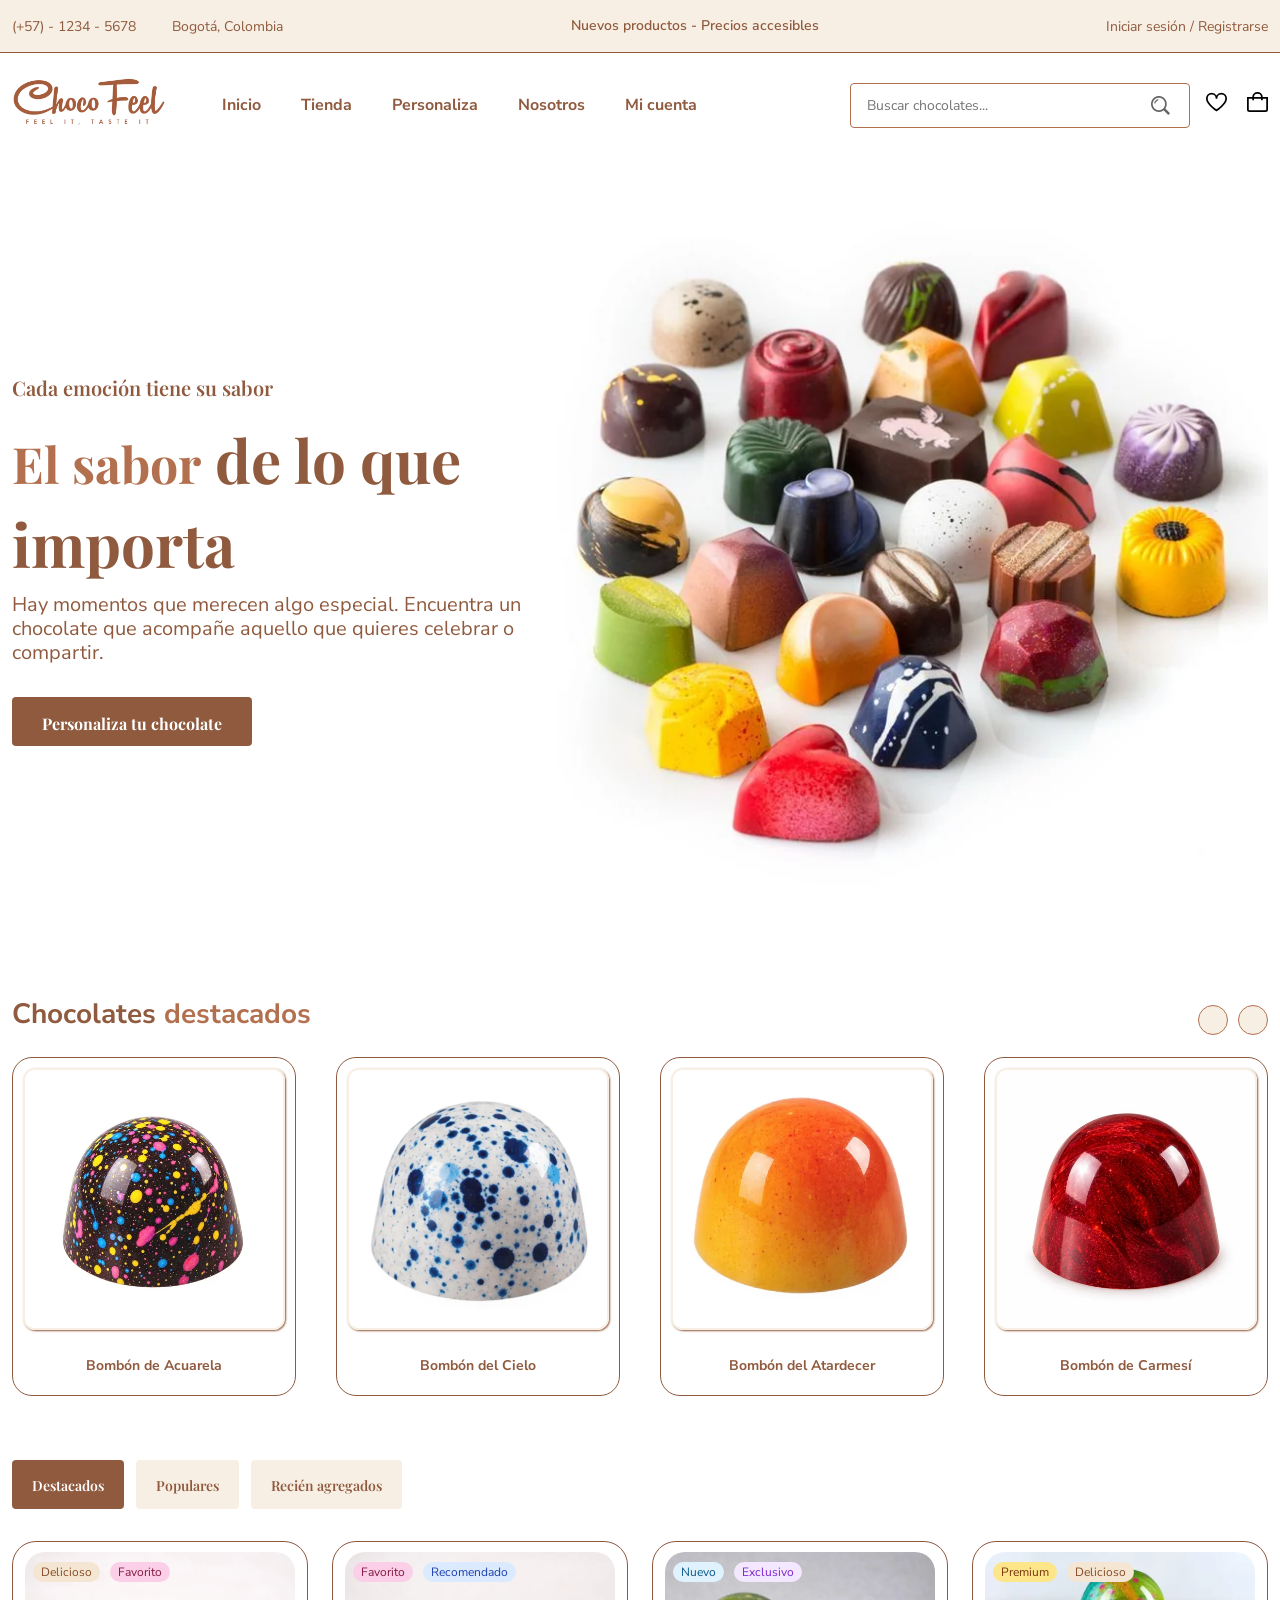
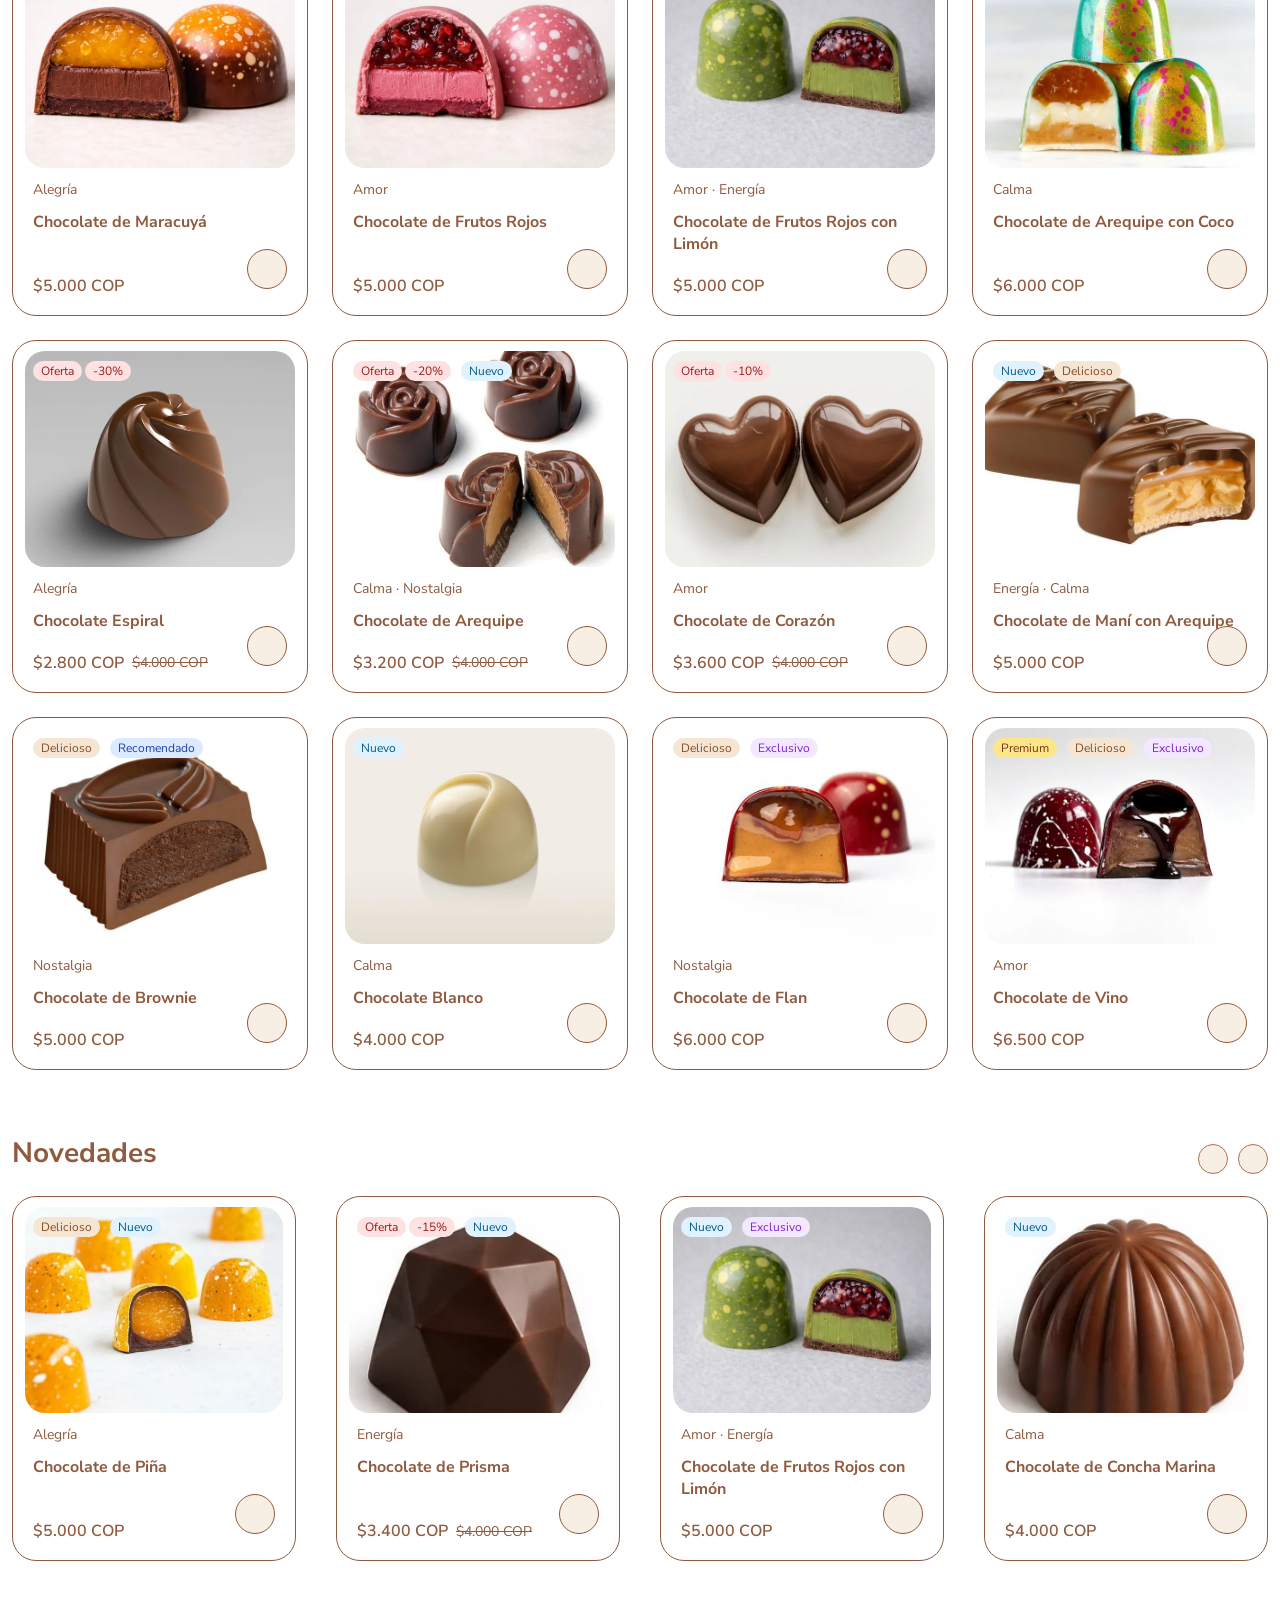
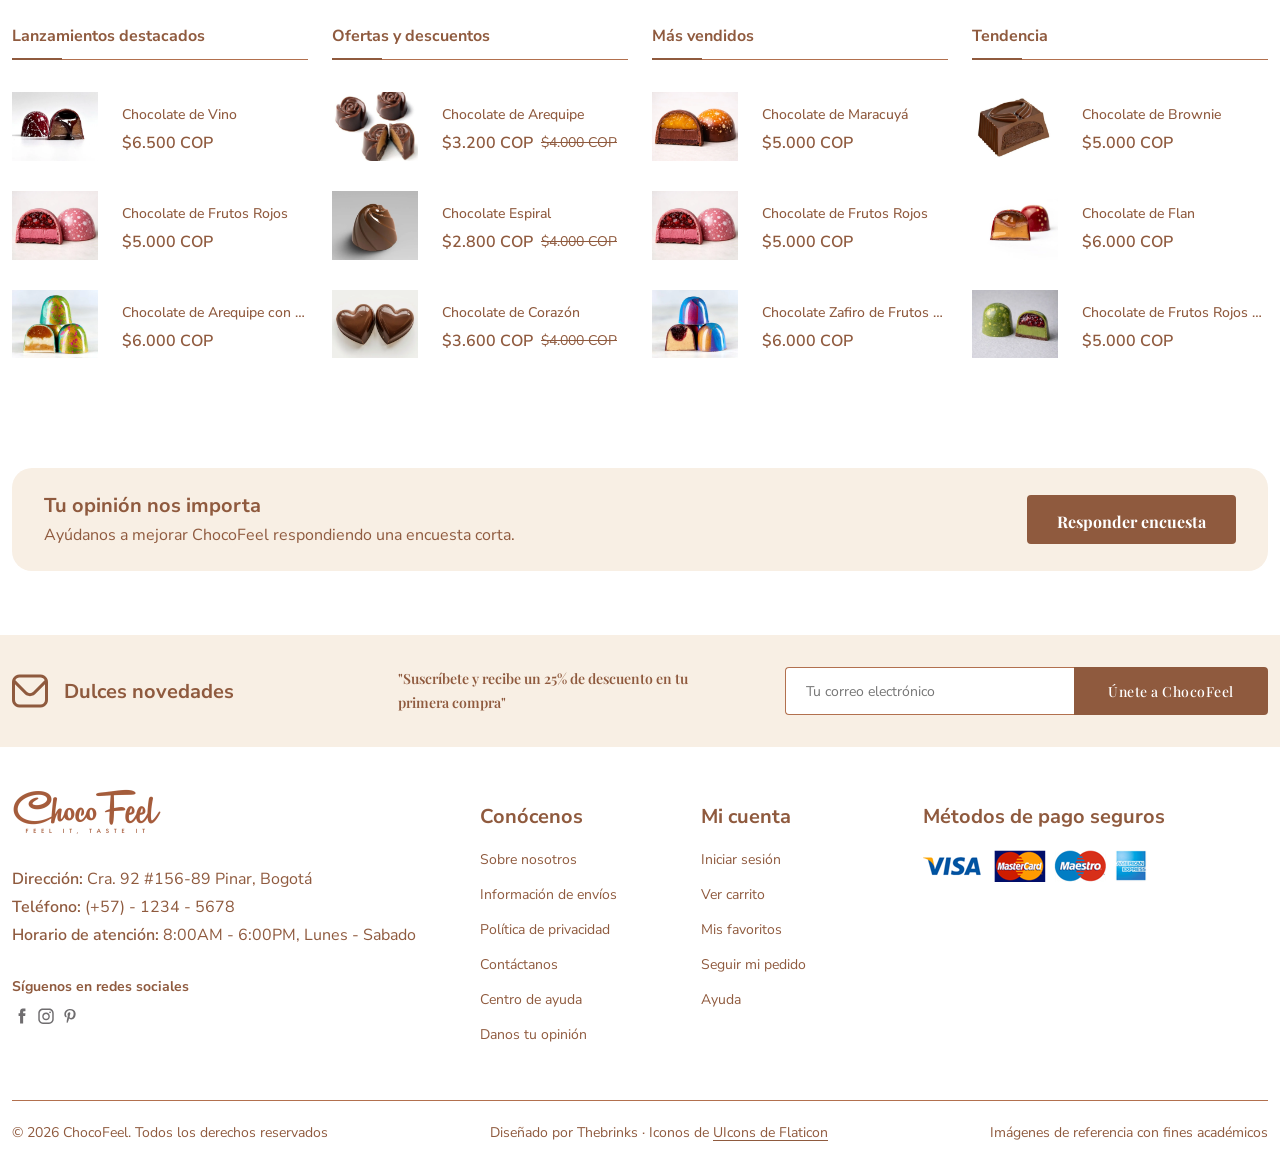
<file: index.html>
<!DOCTYPE html>
<html lang="es">
<head>
  <meta charset="UTF-8">
  <meta name="viewport" content="width=device-width, initial-scale=1.0">
  <!--================= SEO Y VISTA PREVIA AL COMPARTIR =================-->
  <meta name="description" content="Bombones de chocolate artesanales en Bogotá, pintados a mano y personalizados según tu emoción: elige forma, relleno y decoración.">
  <meta name="theme-color" content="#8f5a3e">
  <meta property="og:type" content="website">
  <meta property="og:site_name" content="ChocoFeel">
  <meta property="og:locale" content="es_CO">
  <meta property="og:title" content="ChocoFeel | Bombones personalizados en Bogotá">
  <meta property="og:description" content="Bombones de chocolate artesanales en Bogotá, pintados a mano y personalizados según tu emoción: elige forma, relleno y decoración.">
  <meta property="og:url" content="https://thebrinks.github.io/ChocoFeel/">
  <meta property="og:image" content="https://thebrinks.github.io/ChocoFeel/assets/img/marca/og-chocofeel.jpg">
  <meta property="og:image:width" content="1200">
  <meta property="og:image:height" content="630">
  <meta property="og:image:alt" content="Logo de ChocoFeel junto a bombones de chocolate pintados de colores">
  <meta name="twitter:card" content="summary_large_image">
  <!--================= FLATICON =================-->
  <link 
    rel='stylesheet' 
    href='https://cdn-uicons.flaticon.com/4.0.0/uicons-regular-straight/css/uicons-regular-straight.css'>
  <!--================= SWIPER CSS =================-->
  <link
    rel="stylesheet"
    href="https://cdn.jsdelivr.net/npm/swiper@9/swiper-bundle.min.css"
  />
  <!--================= GOOGLE FONTS =================-->
  <link rel="preconnect" href="https://fonts.googleapis.com">
  <link rel="preconnect" href="https://fonts.gstatic.com" crossorigin>
  <link rel="stylesheet" href="https://fonts.googleapis.com/css2?family=Nunito+Sans:opsz,wght@6..12,200..1000&family=Playfair+Display:wght@400..900&display=swap">
  <!--================= CSS =================-->
  <link rel="stylesheet" href="assets/css/styles.css">
  <link rel="icon" type="image/png" href="assets/img/marca/favicon-chocofeel-32pixeles.png">
  <title>ChocoFeel | Bombones personalizados en Bogotá</title>
</head>
<body>
  <!--================= HEADER =================-->
  <header class="header">
    <div class="header__top">
      <div class="header__container container">
        <div class="header__contact">
          <span>(+57) - 1234 - 5678</span>
          <span> Bogotá, Colombia</span>
        </div>
        <p class="header__alert-news">
          Nuevos productos - Precios accesibles
        </p>
        <a href="login-register.html" class="header__top-action">
          Iniciar sesión / Registrarse
        </a>
      </div>
    </div>
    <nav class="nav container">
      <a href="index.html" class="nav__logo">
          <img src="assets/img/marca/logo-chocofeel-mejorado-sinfondo.webp" alt="ChocoFeel - Inicio" class="nav__logo-img">
      </a>
      <div class="nav__menu" id="nav-menu">
        <button type="button" class="nav__close" id="nav-close" aria-label="Cerrar menú">
          <svg viewBox="0 0 24 24" width="24" height="24" aria-hidden="true">
            <path d="M5 5l14 14M19 5L5 19" stroke="currentColor" stroke-width="2" stroke-linecap="round"/>
          </svg>
        </button>
        <ul class="nav__list">
          <li class="nav__item">
            <a href="index.html" class="nav__link active-link">Inicio</a>
          </li>
          <li class="nav__item">
            <a href="shop.html" class="nav__link">Tienda</a>
          </li>
          <li class="nav__item">
            <a href="customize.html" class="nav__link">Personaliza</a>
          </li>
          <li class="nav__item">
            <a href="about.html" class="nav__link">Nosotros</a>
          </li>
          <li class="nav__item">
            <a href="accounts.html" class="nav__link">Mi cuenta</a>
          </li>
        </ul>
        <div class="header__search">
          <input type="text" placeholder="Buscar chocolates..." class="form__input" aria-label="Buscar chocolates">
          <button class="search__btn" aria-label="Buscar">
            <img src="assets/img/icons/search.png" alt="">
          </button>
        </div>
      </div>
      <div class="header__user-actions">
          <a href="wishlist.html" class="header__action-btn" aria-label="Favoritos">
            <img src="assets/img/icons/icon-heart.svg" alt="">
            <span class="count" hidden>0</span>
          </a>
          <a href="cart.html" class="header__action-btn" aria-label="Carrito">
            <img src="assets/img/icons/icon-cart.svg" alt="">
            <span class="count" hidden>0</span>
          </a>
          <button type="button" class="nav__toggle" id="nav-toggle" aria-label="Abrir menú" aria-expanded="false" aria-controls="nav-menu">
            <img src="assets/img/icons/menu-burger.svg" alt="">
          </button>
      </div>
    </nav>
  </header>
  <!--================= MAIN =================-->
  <main class="main">
    <!--================= HOME =================-->
    <section class="home section--lg">
      <div class="home__container container grid">
        <div class="home__content">
          <span class="home__subtitle">Cada emoción tiene su sabor</span>
          <h1 class="home__title">
            El sabor<span> de lo que importa</span>
          </h1>
          <p class="home__description">
            Hay momentos que merecen algo especial. Encuentra un chocolate que acompañe aquello que quieres celebrar o compartir.
          </p>
          <a href="customize.html" class="btn">Personaliza tu chocolate</a>
        </div>
        <img src="assets/img/banner/banner--colors-chocolates.webp" alt="Bombones de chocolate pintados a mano de muchos colores" class="home__img">
      </div>
    </section>
    <!--================= FEATURES =================-->
    <section class="featured container section">
      <h2 class="section__title">
          <span>Chocolates</span> destacados
      </h2>
      <div class="features__container swiper">
        <div class="swiper-wrapper">
          <div class="swiper-slide">
            <a href="shop.html" class="feature__item">
              <img src="assets/img/features/feature-1.webp" loading="lazy" alt="" class="feature__img">
              <h3 class="feature__title">Bombón de Acuarela</h3>
            </a>
          </div>
          <div class="swiper-slide">
            <a href="shop.html" class="feature__item">
              <img src="assets/img/features/feature-2.webp" loading="lazy" alt="" class="feature__img">
              <h3 class="feature__title">Bombón del Cielo</h3>
            </a>
          </div>
          <div class="swiper-slide">
            <a href="shop.html" class="feature__item">
              <img src="assets/img/features/feature-3.webp" loading="lazy" alt="" class="feature__img">
              <h3 class="feature__title">Bombón del Atardecer</h3>
            </a>
          </div>
          <div class="swiper-slide">
            <a href="shop.html" class="feature__item">
              <img src="assets/img/features/feature-4.webp" loading="lazy" alt="" class="feature__img">
              <h3 class="feature__title">Bombón de Carmesí</h3>
            </a>
          </div>
          <div class="swiper-slide">
            <a href="shop.html" class="feature__item">
              <img src="assets/img/features/feature-5.webp" loading="lazy" alt="" class="feature__img">
              <h3 class="feature__title">Bombón de Ámbar</h3>
            </a>
          </div>
          <div class="swiper-slide">
            <a href="shop.html" class="feature__item">
              <img src="assets/img/features/feature-6.webp" loading="lazy" alt="" class="feature__img">
              <h3 class="feature__title">Bombón del Cosmos</h3>
            </a>
          </div>
          <div class="swiper-slide">
            <a href="shop.html" class="feature__item">
              <img src="assets/img/features/feature-7.webp" loading="lazy" alt="" class="feature__img">
              <h3 class="feature__title">Bombón Áureo</h3>
            </a>
          </div>
        </div>
        <div class="swiper-button-next">
          <i class="fi fi-rs-angle-right"></i>
        </div>
        <div class="swiper-button-prev">
          <i class="fi fi-rs-angle-left"></i>
        </div>
      </div>
    </section> 
    <!--================= PRODUCTS =================-->
    <section class="products section container">
      <!-- Pestañas con <button> para que funcionen con el teclado (Tab y Enter) -->
      <div class="tab__btns" role="tablist" aria-label="Productos">
        <button type="button" class="tab__btn active-tab" role="tab" aria-selected="true" aria-controls="featured" data-target="#featured">Destacados</button>
        <button type="button" class="tab__btn" role="tab" aria-selected="false" aria-controls="popular" data-target="#popular">Populares</button>
        <button type="button" class="tab__btn" role="tab" aria-selected="false" aria-controls="new-added" data-target="#new-added">Recién agregados</button>
      </div>
      <div class="tab__items">
        <div class="tab__item active-tab" content id="featured" role="tabpanel">
          <div class="products__container grid"></div>
        </div>
        <div class="tab__item" content id="popular" role="tabpanel">
          <div class="products__container grid"></div>
        </div>
        <div class="tab__item" content id="new-added" role="tabpanel">
          <div class="products__container grid"></div>
        </div>
      </div>
    </section>
    <!--================= NEW ARRIVALS =================-->
    <section class="new__arrivals container section">
      <h2 class="section__title">
          <span>Novedades</span>
      </h2>
      <div class="new__container swiper">
        <div class="swiper-wrapper"></div>
        <div class="swiper-button-next">
          <i class="fi fi-rs-angle-right"></i>
        </div>
        <div class="swiper-button-prev">
          <i class="fi fi-rs-angle-left"></i>
        </div>
      </div>
    </section>
    <!--================= SHOWCASE =================-->
    <section class="showcase section">
      <div class="showcase__container container grid">
        <div class="showcase__wrapper">
          <h2 class="section__title">Lanzamientos destacados</h2>
          <div id="showcase-launches"></div>
        </div>
        <div class="showcase__wrapper">
          <h2 class="section__title">Ofertas y descuentos</h2>
          <div id="showcase-offers"></div>
        </div>
        <div class="showcase__wrapper">
          <h2 class="section__title">Más vendidos</h2>
          <div id="showcase-best-sellers"></div>
        </div>
        <div class="showcase__wrapper">
          <h2 class="section__title">Tendencia</h2>
          <div id="showcase-trending"></div>
        </div>
      </div>
    </section>
    <!--================= OPINIÓN (formulario de Google) =================-->
    <section class="feedback section container">
      <div class="info__box feedback__box">
        <div>
          <h2 class="feedback__title">Tu opinión nos importa</h2>
          <p class="feedback__text">Ayúdanos a mejorar ChocoFeel respondiendo una encuesta corta.</p>
        </div>
        <a href="https://docs.google.com/forms/d/e/1FAIpQLSehI1_Sg95bypvRVakAREnvJ4B_L1ikvSMp5z1ncz8jY75HRQ/viewform" class="btn" target="_blank" rel="noopener noreferrer">Responder encuesta<span class="sr-only"> (se abre en otra pestaña)</span></a>
      </div>
    </section>
    <!--================= NEWSLETTER =================-->
    <section class="newsletter section home__newsletter">
      <div class="newsletter__container container grid">
        <h2 class="newsletter__title flex">
          <svg class="newsletter__icon" viewBox="0 0 300 300" width="1em" height="1em" fill="currentColor" aria-hidden="true">
            <!-- Ícono "envelope" de UIcons de Flaticon (regular rounded), copiado como SVG -->
            <path transform="matrix(1 0 0 -1 0 300)" d="M238 288H63Q46 287 31.5 279.0Q17 271 8.5 256.5Q0 242 0 225V75Q0 58 8.5 43.5Q17 29 31.5 21.0Q46 13 62 12H238Q254 13 268.5 21.0Q283 29 291.5 43.5Q300 58 300 75V225Q300 242 291.5 256.5Q283 271 268.5 279.0Q254 287 238 288ZM63 263H238Q249 262 258.5 256.0Q268 250 272 239L177 143Q166 132 150.0 132.0Q134 132 123 143L28 239Q32 250 41.5 256.0Q51 262 62 262ZM238 38H63Q47 38 36.0 48.5Q25 59 25 75V206L106 126Q118 114 134.0 109.5Q150 105 166.0 109.5Q182 114 194 126L275 206V75Q275 59 264.0 48.5Q253 38 237 38Z"/>
          </svg>
          Dulces novedades
        </h2>
        <p class="newsletter__description">
          "Suscríbete y recibe un 25% de descuento en tu primera compra"
        </p>
        <form action="" class="newsletter__form" id="newsletter-form">
          <input 
          type="email" 
          placeholder="Tu correo electrónico" 
          class="newsletter__input"
          aria-label="Tu correo electrónico" 
          required>
          <button type="submit" class="newsletter__btn">Únete a ChocoFeel</button>
        </form>
      </div>
    </section>
  </main>
  <!--================= FOOTER =================-->
  <footer class="footer container">
    <div class="footer__container grid">
      <div class="footer__content">
        <a href="index.html" class="footer__logo">
          <img src="assets/img/marca/logo-chocofeel-mejorado-sinfondo.webp" alt="ChocoFeel - Inicio" class="footer__logo-img">
        </a>
        <p class="footer__description">
          <span>Dirección:</span> Cra. 92 #156-89 Pinar, Bogotá
        </p>
        <p class="footer__description">
          <span>Teléfono:</span> (+57) - 1234 - 5678
        </p>
        <p class="footer__description">
          <span>Horario de atención:</span> 8:00AM - 6:00PM, Lunes - Sabado
        </p>
        <div class="footer__social">
          <h2 class="footer__subtitle">Síguenos en redes sociales</h2>
          <!-- target="_blank" abre otra pestaña; rel="noopener" evita que esa pestaña controle la nuestra -->
          <div class="footer__social-links flex">
            <a href="https://www.facebook.com/profile.php?id=61595701816615" target="_blank" rel="noopener noreferrer">
              <img src="assets/img/icons/icon-facebook.svg" alt="Facebook de ChocoFeel" class="footer__social-icon">
            </a>
            <a href="https://www.instagram.com/chocofeel.cf/" target="_blank" rel="noopener noreferrer">
              <img src="assets/img/icons/icon-instagram.svg" alt="Instagram de ChocoFeel" class="footer__social-icon">
            </a>
            <a href="https://pin.it/2lU4I6KXs" target="_blank" rel="noopener noreferrer">
              <img src="assets/img/icons/icon-pinterest.svg" alt="Pinterest de ChocoFeel" class="footer__social-icon">
            </a>
          </div>
        </div>
      </div>

      <div class="footer__content">
        <h2 class="footer__title">Conócenos</h2>
        <ul class="footer__links">
          <li><a href="about.html" class="footer__link">Sobre nosotros</a></li>
          <li><a href="shipping.html" class="footer__link">Información de envíos</a></li>
          <li><a href="privacy.html" class="footer__link">Política de privacidad</a></li>
          <li><a href="contact.html" class="footer__link">Contáctanos</a></li>
          <li><a href="help.html" class="footer__link">Centro de ayuda</a></li>
          <li><a href="https://docs.google.com/forms/d/e/1FAIpQLSehI1_Sg95bypvRVakAREnvJ4B_L1ikvSMp5z1ncz8jY75HRQ/viewform" class="footer__link" target="_blank" rel="noopener noreferrer">Danos tu opinión<span class="sr-only"> (se abre en otra pestaña)</span></a></li>
        </ul>
      </div>

      <div class="footer__content">
        <h2 class="footer__title">Mi cuenta</h2>
        <ul class="footer__links">
          <li><a href="login-register.html" class="footer__link">Iniciar sesión</a></li>
          <li><a href="cart.html" class="footer__link">Ver carrito</a></li>
          <li><a href="wishlist.html" class="footer__link">Mis favoritos</a></li>
          <li><a href="accounts.html" class="footer__link">Seguir mi pedido</a></li>
          <li><a href="help.html" class="footer__link">Ayuda</a></li>
        </ul>
      </div>

      <div class="footer__content">
        <h2 class="footer__title">Métodos de pago seguros</h2>

        <img src="assets/img/payment-method/payment-method.webp" alt="Métodos de pago: Visa, Mastercard, Maestro y American Express" class="payment__img">
      </div>
    </div>

    <div class="footer__bottom">
      <p class="copyright">&copy; 2026 ChocoFeel. Todos los derechos reservados </p>
      <p class="designer">
        Diseñado por Thebrinks · Iconos de <a href="https://www.flaticon.es/uicons" 
        target="_blank">UIcons de Flaticon</a>
      </p>
      <p class="designer">
        Imágenes de referencia con fines académicos
      </p>
    </div>
  </footer>
  <!--================= SWIPER JS =================-->
  <script src="https://cdn.jsdelivr.net/npm/swiper@9/swiper-bundle.min.js"></script>
  <!--================= MAIN JS =================-->
  <script src="assets/js/products.js"></script>
  <script src="assets/js/main.js"></script>
</body>
</html>
</file>
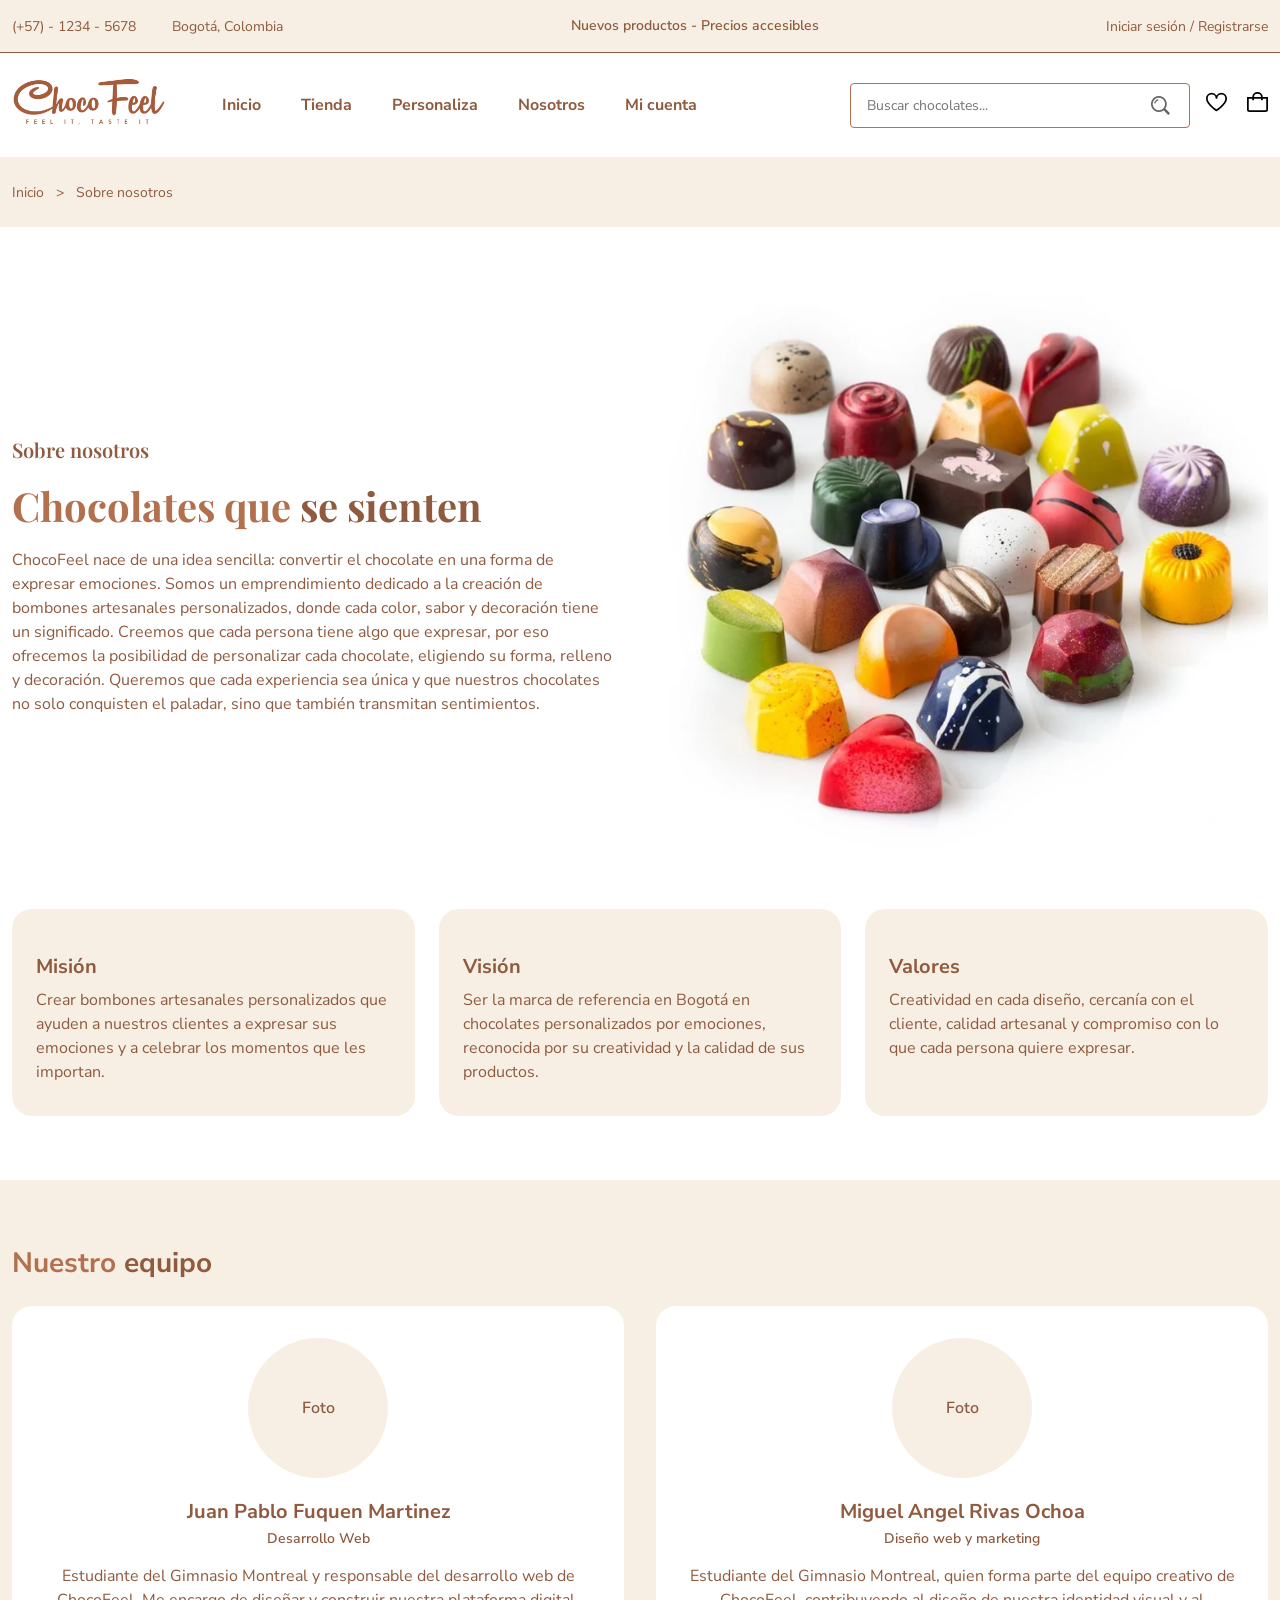
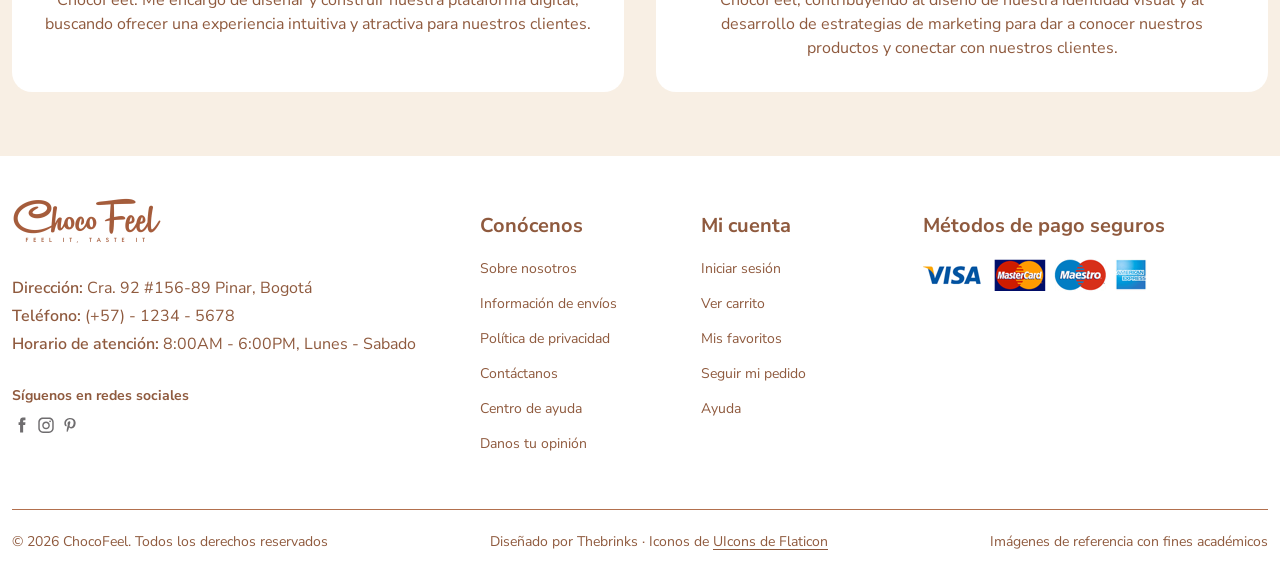
<file: about.html>
<!DOCTYPE html>
<html lang="es">
<head>
  <meta charset="UTF-8">
  <meta name="viewport" content="width=device-width, initial-scale=1.0">
  <!--================= SEO Y VISTA PREVIA AL COMPARTIR =================-->
  <meta name="description" content="Conoce ChocoFeel, emprendimiento bogotano de bombones pintados a mano que relaciona cada emoción con un sabor.">
  <meta name="theme-color" content="#8f5a3e">
  <meta property="og:type" content="website">
  <meta property="og:site_name" content="ChocoFeel">
  <meta property="og:locale" content="es_CO">
  <meta property="og:title" content="Sobre nosotros | ChocoFeel">
  <meta property="og:description" content="Conoce ChocoFeel, emprendimiento bogotano de bombones pintados a mano que relaciona cada emoción con un sabor.">
  <meta property="og:url" content="https://thebrinks.github.io/ChocoFeel/about.html">
  <meta property="og:image" content="https://thebrinks.github.io/ChocoFeel/assets/img/marca/og-chocofeel.jpg">
  <meta property="og:image:width" content="1200">
  <meta property="og:image:height" content="630">
  <meta property="og:image:alt" content="Logo de ChocoFeel junto a bombones de chocolate pintados de colores">
  <meta name="twitter:card" content="summary_large_image">
  <!--================= FLATICON =================-->
  <link 
    rel='stylesheet' 
    href='https://cdn-uicons.flaticon.com/4.0.0/uicons-regular-straight/css/uicons-regular-straight.css'>
  <!--================= GOOGLE FONTS =================-->
  <link rel="preconnect" href="https://fonts.googleapis.com">
  <link rel="preconnect" href="https://fonts.gstatic.com" crossorigin>
  <link rel="stylesheet" href="https://fonts.googleapis.com/css2?family=Nunito+Sans:opsz,wght@6..12,200..1000&family=Playfair+Display:wght@400..900&display=swap">
  <!--================= CSS =================-->
  <link rel="stylesheet" href="assets/css/styles.css">
  <link rel="icon" type="image/png" href="assets/img/marca/favicon-chocofeel-32pixeles.png">
  <title>Sobre nosotros | ChocoFeel</title>
</head>
<body> 
  <!--================= HEADER =================-->
  <header class="header">
    <div class="header__top">
      <div class="header__container container">
        <div class="header__contact">
          <span>(+57) - 1234 - 5678</span>
          <span> Bogotá, Colombia</span>
        </div>
        <p class="header__alert-news">
          Nuevos productos - Precios accesibles
        </p>
        <a href="login-register.html" class="header__top-action">
          Iniciar sesión / Registrarse
        </a>
      </div>
    </div>
    <nav class="nav container">
      <a href="index.html" class="nav__logo">
          <img src="assets/img/marca/logo-chocofeel-mejorado-sinfondo.webp" alt="ChocoFeel - Inicio" class="nav__logo-img">
      </a>
      <div class="nav__menu" id="nav-menu">
        <button type="button" class="nav__close" id="nav-close" aria-label="Cerrar menú">
          <svg viewBox="0 0 24 24" width="24" height="24" aria-hidden="true">
            <path d="M5 5l14 14M19 5L5 19" stroke="currentColor" stroke-width="2" stroke-linecap="round"/>
          </svg>
        </button>
        <ul class="nav__list">
          <li class="nav__item">
            <a href="index.html" class="nav__link">Inicio</a>
          </li>
          <li class="nav__item">
            <a href="shop.html" class="nav__link">Tienda</a>
          </li>
          <li class="nav__item">
            <a href="customize.html" class="nav__link">Personaliza</a>
          </li>
          <li class="nav__item">
            <a href="about.html" class="nav__link active-link">Nosotros</a>
          </li>
          <li class="nav__item">
            <a href="accounts.html" class="nav__link">Mi cuenta</a>
          </li>
        </ul>
        <div class="header__search">
          <input type="text" placeholder="Buscar chocolates..." class="form__input" aria-label="Buscar chocolates">
          <button class="search__btn" aria-label="Buscar">
            <img src="assets/img/icons/search.png" alt="">
          </button>
        </div>
      </div>
      <div class="header__user-actions">
          <a href="wishlist.html" class="header__action-btn" aria-label="Favoritos">
            <img src="assets/img/icons/icon-heart.svg" alt="">
            <span class="count" hidden>0</span>
          </a>
          <a href="cart.html" class="header__action-btn" aria-label="Carrito">
            <img src="assets/img/icons/icon-cart.svg" alt="">
            <span class="count" hidden>0</span>
          </a>
          <button type="button" class="nav__toggle" id="nav-toggle" aria-label="Abrir menú" aria-expanded="false" aria-controls="nav-menu">
            <img src="assets/img/icons/menu-burger.svg" alt="">
          </button>
      </div>
    </nav>
  </header>
  <!--================= MAIN =================-->
  <main class="main">
    <!--================= BREADCRUMB =================-->
    <section class="breadcrumb">
      <ul class="breadcrumb__list flex container">
        <li><a href="index.html" class="breadcrumb__link">Inicio</a></li>
        <li><span class="breadcrumb__link">></span></li>
        <li><span class="breadcrumb__link">Sobre nosotros</span></li>
      </ul>
    </section>
    <!--================= ABOUT: EMPRESA =================-->
    <section class="about section--lg container">
      <div class="about__container grid">
        <div class="about__content">
          <span class="home__subtitle">Sobre nosotros</span>
          <h1 class="about__title">Chocolates que <span>se sienten</span></h1>
          <p class="about__description">
            ChocoFeel nace de una idea sencilla: convertir el chocolate en una forma de expresar emociones. Somos un emprendimiento dedicado a la creación de bombones artesanales personalizados, donde cada color, sabor y decoración tiene un significado.

            Creemos que cada persona tiene algo que expresar, por eso ofrecemos la posibilidad de personalizar cada chocolate, eligiendo su forma, relleno y decoración. Queremos que cada experiencia sea única y que nuestros chocolates no solo conquisten el paladar, sino que también transmitan sentimientos.
          </p>
        </div>
        <img src="assets/img/banner/banner--colors-chocolates.webp" alt="Bombones de chocolate pintados de colores" class="about__img">
      </div>

      <div class="about__cards grid">
        <div class="about__card">
          <i class="fi fi-rs-star about__icon"></i>
          <h2 class="about__card-title">Misión</h2>
          <p>
            Crear bombones artesanales personalizados que ayuden a nuestros clientes a expresar
            sus emociones y a celebrar los momentos que les importan.
          </p>
        </div>
        <div class="about__card">
          <i class="fi fi-rs-eye about__icon"></i>
          <h2 class="about__card-title">Visión</h2>
          <p>
            Ser la marca de referencia en Bogotá en chocolates personalizados por emociones,
            reconocida por su creatividad y la calidad de sus productos.
          </p>
        </div>
        <div class="about__card">
          <i class="fi fi-rs-heart about__icon"></i>
          <h2 class="about__card-title">Valores</h2>
          <p>
            Creatividad en cada diseño, cercanía con el cliente, calidad artesanal y
            compromiso con lo que cada persona quiere expresar.
          </p>
        </div>
      </div>
    </section>
    <!--================= ABOUT: EQUIPO =================-->
    <section class="team section--lg">
      <div class="container">
        <h2 class="section__title">Nuestro <span>equipo</span></h2>
        <!-- Para poner una foto: cambia el <div class="team__photo"> por
            <img src="assets/img/team/nombre.webp" alt="Nombre" class="team__photo"> -->
        <div class="team__container grid">
          <div class="team__card">
            <div class="team__photo" aria-hidden="true">Foto</div>
            <h3 class="team__name">Juan Pablo Fuquen Martinez</h3>
            <span class="team__role">Desarrollo Web</span>
            <p class="team__description">
              Estudiante del Gimnasio Montreal y responsable del desarrollo web de ChocoFeel. Me encargo de diseñar y construir nuestra plataforma digital, buscando ofrecer una experiencia intuitiva y atractiva para nuestros clientes.
            </p>
          </div>
          <div class="team__card">
            <div class="team__photo" aria-hidden="true">Foto</div>
            <h3 class="team__name">Miguel Angel Rivas Ochoa</h3>
            <span class="team__role">Diseño web y marketing</span>
            <p class="team__description">
              Estudiante del Gimnasio Montreal, quien forma parte del equipo creativo de ChocoFeel, contribuyendo al diseño de nuestra identidad visual y al desarrollo de estrategias de marketing para dar a conocer nuestros productos y conectar con nuestros clientes.
            </p>
          </div>
        </div>
      </div>
    </section>
  </main>
  <!--================= FOOTER =================-->
  <footer class="footer container">
    <div class="footer__container grid">
      <div class="footer__content">
        <a href="index.html" class="footer__logo">
          <img src="assets/img/marca/logo-chocofeel-mejorado-sinfondo.webp" alt="ChocoFeel - Inicio" class="footer__logo-img">
        </a>
        <p class="footer__description"> 
          <span>Dirección:</span> Cra. 92 #156-89 Pinar, Bogotá
        </p>
        <p class="footer__description">
          <span>Teléfono:</span> (+57) - 1234 - 5678
        </p>
        <p class="footer__description">
          <span>Horario de atención:</span> 8:00AM - 6:00PM, Lunes - Sabado
        </p>
        <div class="footer__social">
          <h2 class="footer__subtitle">Síguenos en redes sociales</h2>
          <!-- target="_blank" abre otra pestaña; rel="noopener" evita que esa pestaña controle la nuestra -->
          <div class="footer__social-links flex">
            <a href="https://www.facebook.com/profile.php?id=61595701816615" target="_blank" rel="noopener noreferrer">
              <img src="assets/img/icons/icon-facebook.svg" alt="Facebook de ChocoFeel" class="footer__social-icon">
            </a>
            <a href="https://www.instagram.com/chocofeel.cf/" target="_blank" rel="noopener noreferrer">
              <img src="assets/img/icons/icon-instagram.svg" alt="Instagram de ChocoFeel" class="footer__social-icon">
            </a>
            <a href="https://pin.it/2lU4I6KXs" target="_blank" rel="noopener noreferrer">
              <img src="assets/img/icons/icon-pinterest.svg" alt="Pinterest de ChocoFeel" class="footer__social-icon">
            </a>
          </div>
        </div>
      </div>

      <div class="footer__content">
        <h2 class="footer__title">Conócenos</h2>
        <ul class="footer__links">
          <li><a href="about.html" class="footer__link">Sobre nosotros</a></li>
          <li><a href="shipping.html" class="footer__link">Información de envíos</a></li>
          <li><a href="privacy.html" class="footer__link">Política de privacidad</a></li>
          <li><a href="contact.html" class="footer__link">Contáctanos</a></li>
          <li><a href="help.html" class="footer__link">Centro de ayuda</a></li>
          <li><a href="https://docs.google.com/forms/d/e/1FAIpQLSehI1_Sg95bypvRVakAREnvJ4B_L1ikvSMp5z1ncz8jY75HRQ/viewform" class="footer__link" target="_blank" rel="noopener noreferrer">Danos tu opinión<span class="sr-only"> (se abre en otra pestaña)</span></a></li>
        </ul>
      </div>

      <div class="footer__content">
        <h2 class="footer__title">Mi cuenta</h2>
        <ul class="footer__links">
          <li><a href="login-register.html" class="footer__link">Iniciar sesión</a></li>
          <li><a href="cart.html" class="footer__link">Ver carrito</a></li>
          <li><a href="wishlist.html" class="footer__link">Mis favoritos</a></li>
          <li><a href="accounts.html" class="footer__link">Seguir mi pedido</a></li>
          <li><a href="help.html" class="footer__link">Ayuda</a></li>
        </ul>
      </div>

      <div class="footer__content">
        <h2 class="footer__title">Métodos de pago seguros</h2>

        <img src="assets/img/payment-method/payment-method.webp" alt="Métodos de pago: Visa, Mastercard, Maestro y American Express" class="payment__img">
      </div>
    </div>

    <div class="footer__bottom">
      <p class="copyright">&copy; 2026 ChocoFeel. Todos los derechos reservados </p>
      <p class="designer">
        Diseñado por Thebrinks · Iconos de <a href="https://www.flaticon.es/uicons" 
        target="_blank">UIcons de Flaticon</a>
      </p>
      <p class="designer">
        Imágenes de referencia con fines académicos
      </p>
    </div>
  </footer>
  <!--================= JS =================-->
  <script src="assets/js/products.js"></script>
  <script src="assets/js/main.js"></script>
</body>
</html>
</file>
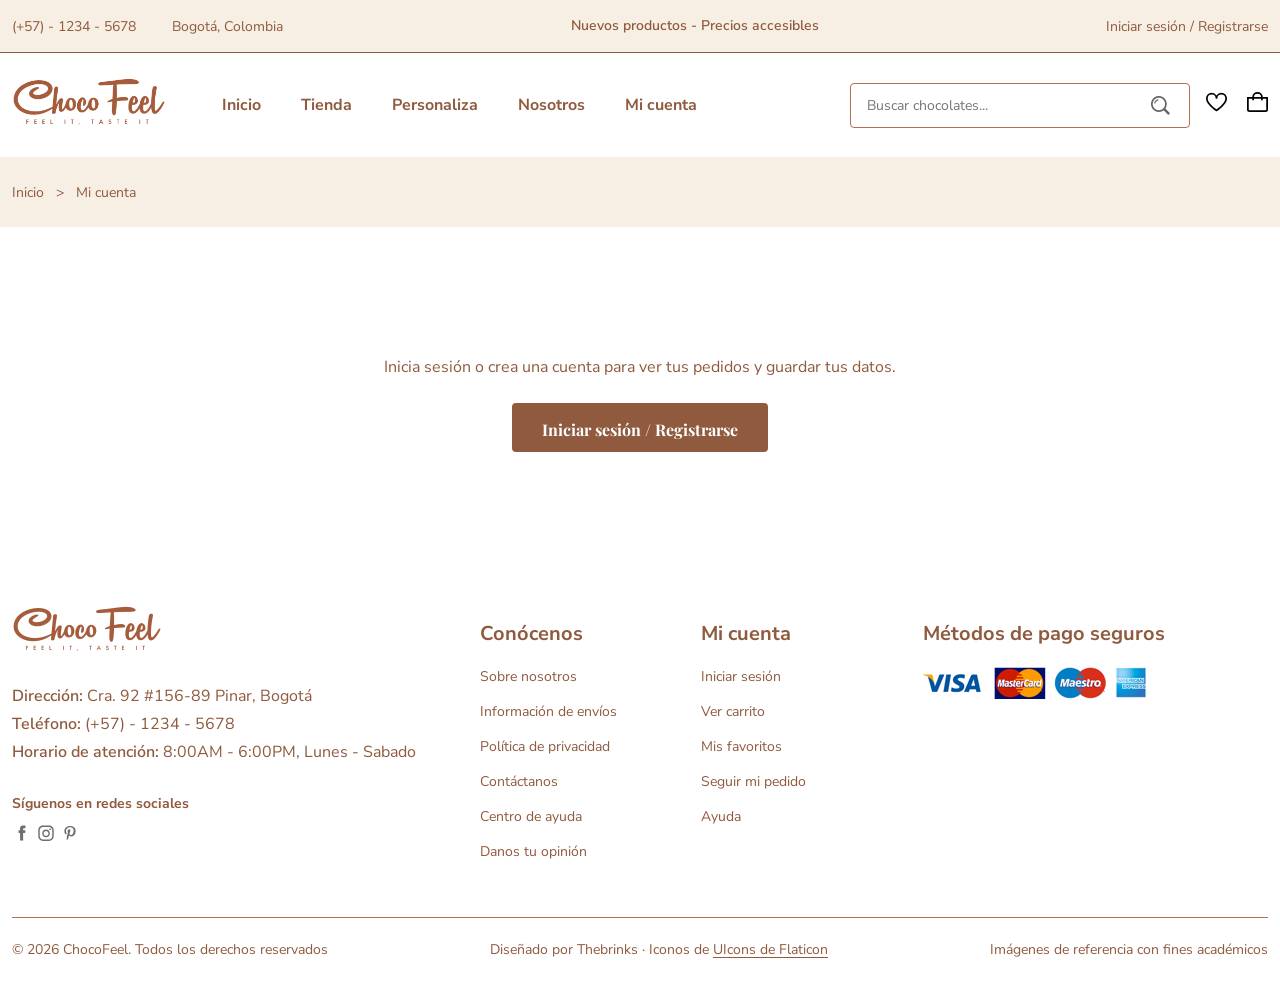
<file: accounts.html>
<!DOCTYPE html>
<html lang="es">
<head>
  <meta charset="UTF-8">
  <meta name="viewport" content="width=device-width, initial-scale=1.0">
  <!--================= SEO Y VISTA PREVIA AL COMPARTIR =================-->
  <meta name="description" content="Tu cuenta ChocoFeel: consulta tus pedidos y actualiza tus datos de entrega.">
  <meta name="theme-color" content="#8f5a3e">
  <meta property="og:type" content="website">
  <meta property="og:site_name" content="ChocoFeel">
  <meta property="og:locale" content="es_CO">
  <meta property="og:title" content="Mi cuenta | ChocoFeel">
  <meta property="og:description" content="Tu cuenta ChocoFeel: consulta tus pedidos y actualiza tus datos de entrega.">
  <meta property="og:url" content="https://thebrinks.github.io/ChocoFeel/accounts.html">
  <meta property="og:image" content="https://thebrinks.github.io/ChocoFeel/assets/img/marca/og-chocofeel.jpg">
  <meta property="og:image:width" content="1200">
  <meta property="og:image:height" content="630">
  <meta property="og:image:alt" content="Logo de ChocoFeel junto a bombones de chocolate pintados de colores">
  <meta name="twitter:card" content="summary_large_image">
  <!--================= FLATICON =================-->
  <link 
    rel='stylesheet' 
    href='https://cdn-uicons.flaticon.com/4.0.0/uicons-regular-straight/css/uicons-regular-straight.css'>
  <!--================= GOOGLE FONTS =================-->
  <link rel="preconnect" href="https://fonts.googleapis.com">
  <link rel="preconnect" href="https://fonts.gstatic.com" crossorigin>
  <link rel="stylesheet" href="https://fonts.googleapis.com/css2?family=Nunito+Sans:opsz,wght@6..12,200..1000&family=Playfair+Display:wght@400..900&display=swap">
  <!--================= CSS =================-->
  <link rel="stylesheet" href="assets/css/styles.css">
  <link rel="icon" type="image/png" href="assets/img/marca/favicon-chocofeel-32pixeles.png">
  <title>Mi cuenta | ChocoFeel</title>
</head>
<body>
  <!--================= HEADER =================-->
  <header class="header">
    <div class="header__top">
      <div class="header__container container">
        <div class="header__contact">
          <span>(+57) - 1234 - 5678</span>
          <span> Bogotá, Colombia</span>
        </div>
        <p class="header__alert-news">
          Nuevos productos - Precios accesibles
        </p>
        <a href="login-register.html" class="header__top-action">
          Iniciar sesión / Registrarse
        </a>
      </div>
    </div>
    <nav class="nav container">
      <a href="index.html" class="nav__logo">
          <img src="assets/img/marca/logo-chocofeel-mejorado-sinfondo.webp" alt="ChocoFeel - Inicio" class="nav__logo-img">
      </a>
      <div class="nav__menu" id="nav-menu">
        <button type="button" class="nav__close" id="nav-close" aria-label="Cerrar menú">
          <svg viewBox="0 0 24 24" width="24" height="24" aria-hidden="true">
            <path d="M5 5l14 14M19 5L5 19" stroke="currentColor" stroke-width="2" stroke-linecap="round"/>
          </svg>
        </button>
        <ul class="nav__list">
          <li class="nav__item">
            <a href="index.html" class="nav__link">Inicio</a>
          </li>
          <li class="nav__item">
            <a href="shop.html" class="nav__link">Tienda</a>
          </li>
          <li class="nav__item">
            <a href="customize.html" class="nav__link">Personaliza</a>
          </li>
          <li class="nav__item">
            <a href="about.html" class="nav__link">Nosotros</a>
          </li>
          <li class="nav__item">
            <a href="accounts.html" class="nav__link active-link">Mi cuenta</a>
          </li>
        </ul>
        <div class="header__search">
          <input type="text" placeholder="Buscar chocolates..." class="form__input" aria-label="Buscar chocolates">
          <button class="search__btn" aria-label="Buscar">
            <img src="assets/img/icons/search.png" alt="">
          </button>
        </div>
      </div>
      <div class="header__user-actions">
          <a href="wishlist.html" class="header__action-btn" aria-label="Favoritos">
            <img src="assets/img/icons/icon-heart.svg" alt="">
            <span class="count" hidden>0</span>
          </a>
          <a href="cart.html" class="header__action-btn" aria-label="Carrito">
            <img src="assets/img/icons/icon-cart.svg" alt="">
            <span class="count" hidden>0</span>
          </a>
          <button type="button" class="nav__toggle" id="nav-toggle" aria-label="Abrir menú" aria-expanded="false" aria-controls="nav-menu">
            <img src="assets/img/icons/menu-burger.svg" alt="">
          </button>
      </div>
    </nav>
  </header>
  <!--================= MAIN =================-->
  <main class="main">
    <!--================= BREADCRUMB =================-->
    <section class="breadcrumb">
      <ul class="breadcrumb__list flex container">
        <li><a href="index.html" class="breadcrumb__link">Inicio</a></li>
        <li><span class="breadcrumb__link">></span></li>
        <li><span class="breadcrumb__link">Mi cuenta</span></li>
      </ul>
    </section>
    <!--================= ACCOUNTS =================-->
    <section class="accounts section--lg container">
      <!-- Sin sesión iniciada -->
      <div class="cart__empty" id="accounts-guest" hidden>
        <h1 class="sr-only">Mi cuenta</h1>
        <i class="fi fi-rs-user cart__empty-icon"></i>
        <p>Inicia sesión o crea una cuenta para ver tus pedidos y guardar tus datos.</p>
        <div class="cart__empty-btns">
          <a href="login-register.html" class="btn">Iniciar sesión / Registrarse</a>
        </div>
      </div>

      <!-- Con sesión iniciada -->
      <div id="accounts-user" hidden>
        <h1 class="cart__title">Hola, <span id="accounts-name"></span></h1>

        <div class="accounts__container grid">
          <div class="accounts__tabs" role="tablist" aria-label="Secciones de mi cuenta">
            <button type="button" class="accounts__tab active-tab" role="tab" aria-selected="true" aria-controls="orders" id="tab-orders">
              <i class="fi fi-rs-box-open"></i> Mis pedidos
            </button>
            <button type="button" class="accounts__tab" role="tab" aria-selected="false" aria-controls="profile" id="tab-profile">
              <i class="fi fi-rs-user"></i> Mis datos
            </button>
            <a href="wishlist.html" class="accounts__tab">
              <i class="fi fi-rs-heart"></i> Mis favoritos
            </a>
            <button type="button" class="accounts__tab" id="accounts-logout">
              <i class="fi fi-rs-sign-out-alt"></i> Cerrar sesión
            </button>
          </div>

          <div class="accounts__panels">
            <!-- Pedidos: los llena accounts.js -->
            <div class="accounts__panel" role="tabpanel" id="orders" aria-labelledby="tab-orders">
              <h2 class="accounts__panel-title">Mis pedidos</h2>
              <div id="orders-list"></div>
              <div class="accounts__empty" id="orders-empty" hidden>
                <p>Todavía no tienes pedidos.</p>
                <a href="shop.html" class="btn">Ir a la tienda</a>
              </div>
            </div>

            <!-- Datos del cliente: se usan para llenar solos los campos al finalizar la compra -->
            <div class="accounts__panel" role="tabpanel" id="profile" aria-labelledby="tab-profile" hidden>
              <h2 class="accounts__panel-title">Mis datos</h2>
              <form class="form grid" id="profile-form" novalidate>
                <label class="form__label" for="profile-name">Nombre completo</label>
                <input type="text" id="profile-name" name="fullname" class="form__input" autocomplete="name" required>

                <div class="checkout__row">
                  <div class="form grid">
                    <label class="form__label" for="profile-email">Correo electrónico</label>
                    <input type="email" id="profile-email" name="email" class="form__input" autocomplete="email" required>
                  </div>
                  <div class="form grid">
                    <label class="form__label" for="profile-phone">Celular</label>
                    <input type="tel" id="profile-phone" name="phone" class="form__input" placeholder="3001234567" autocomplete="tel" inputmode="numeric">
                  </div>
                </div>

                <div class="checkout__row">
                  <div class="form grid">
                    <label class="form__label" for="profile-address">Dirección</label>
                    <input type="text" id="profile-address" name="address" class="form__input" autocomplete="street-address">
                  </div>
                  <div class="form grid">
                    <label class="form__label" for="profile-district">Barrio o localidad</label>
                    <input type="text" id="profile-district" name="district" class="form__input">
                  </div>
                </div>

                <p class="form__error" role="alert"></p>
                <p class="accounts__saved" id="profile-saved" role="status"></p>
                <div class="form__btn">
                  <button type="submit" class="btn">Guardar cambios</button>
                </div>
              </form>
              <p class="accounts__note">Tus datos se guardan solo en este navegador y se usan para llenar el formulario al finalizar la compra.</p>
            </div>
          </div>
        </div>
      </div>
    </section>
  </main>
  <!--================= FOOTER =================-->
  <footer class="footer container">
    <div class="footer__container grid">
      <div class="footer__content">
        <a href="index.html" class="footer__logo">
          <img src="assets/img/marca/logo-chocofeel-mejorado-sinfondo.webp" alt="ChocoFeel - Inicio" class="footer__logo-img">
        </a>
        <p class="footer__description">
          <span>Dirección:</span> Cra. 92 #156-89 Pinar, Bogotá
        </p>
        <p class="footer__description">
          <span>Teléfono:</span> (+57) - 1234 - 5678
        </p>
        <p class="footer__description">
          <span>Horario de atención:</span> 8:00AM - 6:00PM, Lunes - Sabado
        </p>
        <div class="footer__social">
          <h2 class="footer__subtitle">Síguenos en redes sociales</h2>
          <!-- target="_blank" abre otra pestaña; rel="noopener" evita que esa pestaña controle la nuestra -->
          <div class="footer__social-links flex">
            <a href="https://www.facebook.com/profile.php?id=61595701816615" target="_blank" rel="noopener noreferrer">
              <img src="assets/img/icons/icon-facebook.svg" alt="Facebook de ChocoFeel" class="footer__social-icon">
            </a>
            <a href="https://www.instagram.com/chocofeel.cf/" target="_blank" rel="noopener noreferrer">
              <img src="assets/img/icons/icon-instagram.svg" alt="Instagram de ChocoFeel" class="footer__social-icon">
            </a>
            <a href="https://pin.it/2lU4I6KXs" target="_blank" rel="noopener noreferrer">
              <img src="assets/img/icons/icon-pinterest.svg" alt="Pinterest de ChocoFeel" class="footer__social-icon">
            </a>
          </div>
        </div>
      </div>

      <div class="footer__content">
        <h2 class="footer__title">Conócenos</h2>
        <ul class="footer__links">
          <li><a href="about.html" class="footer__link">Sobre nosotros</a></li>
          <li><a href="shipping.html" class="footer__link">Información de envíos</a></li>
          <li><a href="privacy.html" class="footer__link">Política de privacidad</a></li>
          <li><a href="contact.html" class="footer__link">Contáctanos</a></li>
          <li><a href="help.html" class="footer__link">Centro de ayuda</a></li>
          <li><a href="https://docs.google.com/forms/d/e/1FAIpQLSehI1_Sg95bypvRVakAREnvJ4B_L1ikvSMp5z1ncz8jY75HRQ/viewform" class="footer__link" target="_blank" rel="noopener noreferrer">Danos tu opinión<span class="sr-only"> (se abre en otra pestaña)</span></a></li>
        </ul>
      </div>

      <div class="footer__content">
        <h2 class="footer__title">Mi cuenta</h2>
        <ul class="footer__links">
          <li><a href="login-register.html" class="footer__link">Iniciar sesión</a></li>
          <li><a href="cart.html" class="footer__link">Ver carrito</a></li>
          <li><a href="wishlist.html" class="footer__link">Mis favoritos</a></li>
          <li><a href="accounts.html" class="footer__link">Seguir mi pedido</a></li>
          <li><a href="help.html" class="footer__link">Ayuda</a></li>
        </ul>
      </div>

      <div class="footer__content">
        <h2 class="footer__title">Métodos de pago seguros</h2>

        <img src="assets/img/payment-method/payment-method.webp" alt="Métodos de pago: Visa, Mastercard, Maestro y American Express" class="payment__img">
      </div>
    </div>

    <div class="footer__bottom">
      <p class="copyright">&copy; 2026 ChocoFeel. Todos los derechos reservados </p>
      <p class="designer">
        Diseñado por Thebrinks · Iconos de <a href="https://www.flaticon.es/uicons" 
        target="_blank">UIcons de Flaticon</a>
      </p>
      <p class="designer">
        Imágenes de referencia con fines académicos
      </p>
    </div>
  </footer>
  <!--================= JS =================-->
  <script src="assets/js/products.js"></script>
  <script src="assets/js/main.js"></script>
  <script src="assets/js/accounts.js"></script>
</body>
</html>
</file>
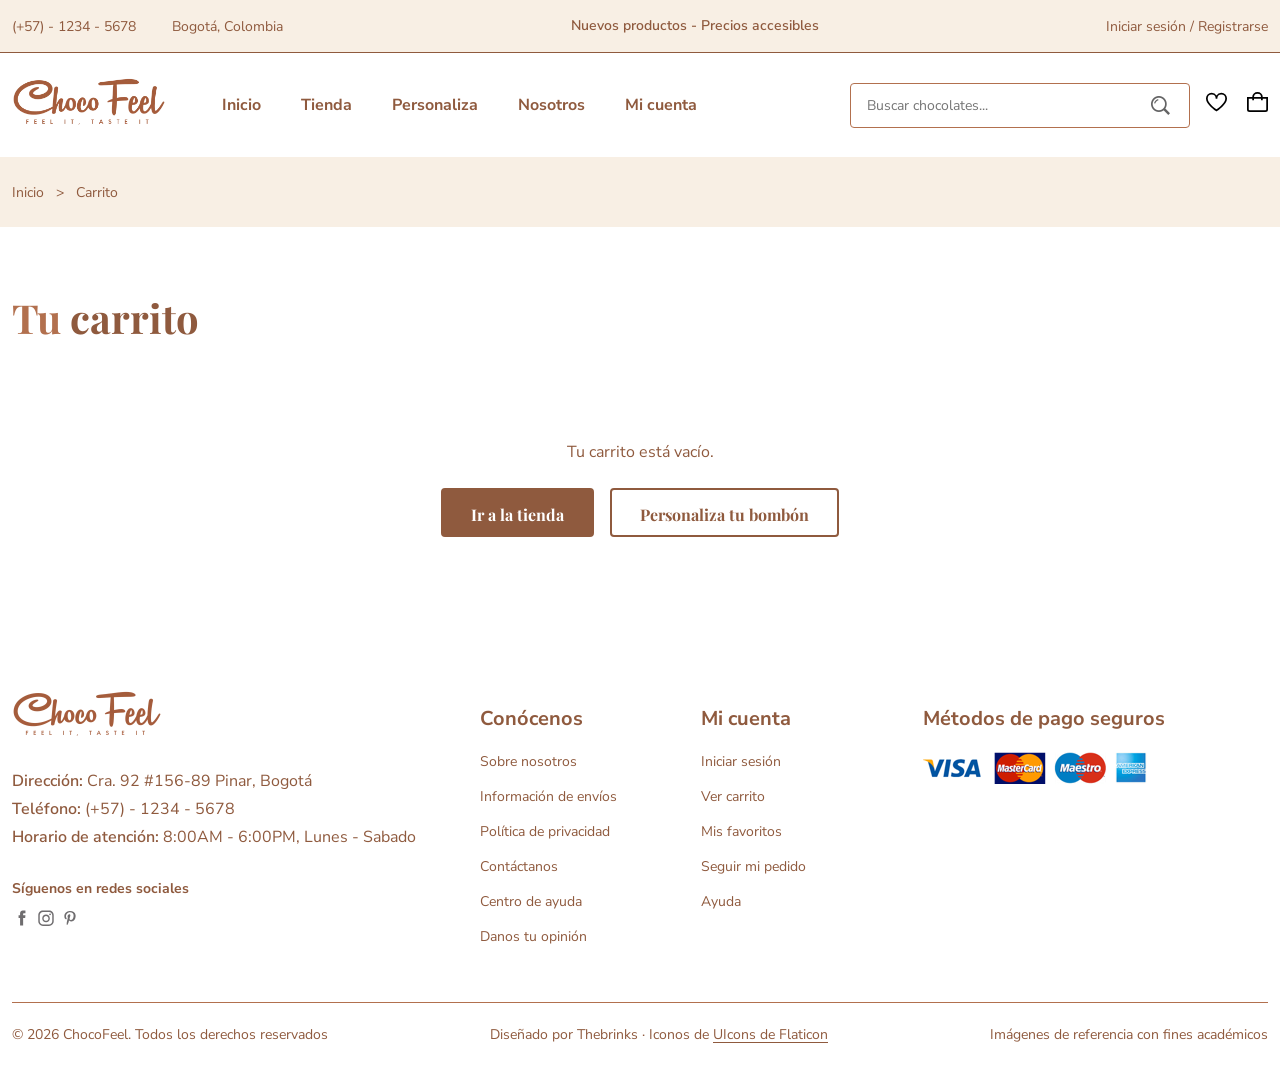
<file: cart.html>
<!DOCTYPE html>
<html lang="es">
<head>
  <meta charset="UTF-8">
  <meta name="viewport" content="width=device-width, initial-scale=1.0">
  <!--================= SEO Y VISTA PREVIA AL COMPARTIR =================-->
  <meta name="description" content="Revisa los bombones y cajas personalizadas que agregaste a tu carrito de ChocoFeel.">
  <meta name="theme-color" content="#8f5a3e">
  <meta property="og:type" content="website">
  <meta property="og:site_name" content="ChocoFeel">
  <meta property="og:locale" content="es_CO">
  <meta property="og:title" content="Carrito | ChocoFeel">
  <meta property="og:description" content="Revisa los bombones y cajas personalizadas que agregaste a tu carrito de ChocoFeel.">
  <meta property="og:url" content="https://thebrinks.github.io/ChocoFeel/cart.html">
  <meta property="og:image" content="https://thebrinks.github.io/ChocoFeel/assets/img/marca/og-chocofeel.jpg">
  <meta property="og:image:width" content="1200">
  <meta property="og:image:height" content="630">
  <meta property="og:image:alt" content="Logo de ChocoFeel junto a bombones de chocolate pintados de colores">
  <meta name="twitter:card" content="summary_large_image">
  <!--================= FLATICON =================-->
  <link 
    rel='stylesheet' 
    href='https://cdn-uicons.flaticon.com/4.0.0/uicons-regular-straight/css/uicons-regular-straight.css'>
  <!--================= GOOGLE FONTS =================-->
  <link rel="preconnect" href="https://fonts.googleapis.com">
  <link rel="preconnect" href="https://fonts.gstatic.com" crossorigin>
  <link rel="stylesheet" href="https://fonts.googleapis.com/css2?family=Nunito+Sans:opsz,wght@6..12,200..1000&family=Playfair+Display:wght@400..900&display=swap">
  <!--================= CSS =================-->
  <link rel="stylesheet" href="assets/css/styles.css">
  <link rel="icon" type="image/png" href="assets/img/marca/favicon-chocofeel-32pixeles.png">
  <title>Carrito | ChocoFeel</title>
</head>
<body>
  <!--================= HEADER =================-->
  <header class="header">
    <div class="header__top">
      <div class="header__container container">
        <div class="header__contact">
          <span>(+57) - 1234 - 5678</span>
          <span> Bogotá, Colombia</span>
        </div>
        <p class="header__alert-news">
          Nuevos productos - Precios accesibles
        </p>
        <a href="login-register.html" class="header__top-action">
          Iniciar sesión / Registrarse
        </a>
      </div>
    </div>
    <nav class="nav container">
      <a href="index.html" class="nav__logo">
          <img src="assets/img/marca/logo-chocofeel-mejorado-sinfondo.webp" alt="ChocoFeel - Inicio" class="nav__logo-img">
      </a>
      <div class="nav__menu" id="nav-menu">
        <button type="button" class="nav__close" id="nav-close" aria-label="Cerrar menú">
          <svg viewBox="0 0 24 24" width="24" height="24" aria-hidden="true">
            <path d="M5 5l14 14M19 5L5 19" stroke="currentColor" stroke-width="2" stroke-linecap="round"/>
          </svg>
        </button>
        <ul class="nav__list">
          <li class="nav__item">
            <a href="index.html" class="nav__link">Inicio</a>
          </li>
          <li class="nav__item">
            <a href="shop.html" class="nav__link">Tienda</a>
          </li>
          <li class="nav__item">
            <a href="customize.html" class="nav__link">Personaliza</a>
          </li>
          <li class="nav__item">
            <a href="about.html" class="nav__link">Nosotros</a>
          </li>
          <li class="nav__item">
            <a href="accounts.html" class="nav__link">Mi cuenta</a>
          </li>
        </ul>
        <div class="header__search">
          <input type="text" placeholder="Buscar chocolates..." class="form__input" aria-label="Buscar chocolates">
          <button class="search__btn" aria-label="Buscar">
            <img src="assets/img/icons/search.png" alt="">
          </button>
        </div>
      </div>
      <div class="header__user-actions">
          <a href="wishlist.html" class="header__action-btn" aria-label="Favoritos">
            <img src="assets/img/icons/icon-heart.svg" alt="">
            <span class="count" hidden>0</span>
          </a>
          <a href="cart.html" class="header__action-btn" aria-label="Carrito">
            <img src="assets/img/icons/icon-cart.svg" alt="">
            <span class="count" hidden>0</span>
          </a>
          <button type="button" class="nav__toggle" id="nav-toggle" aria-label="Abrir menú" aria-expanded="false" aria-controls="nav-menu">
            <img src="assets/img/icons/menu-burger.svg" alt="">
          </button>
      </div>
    </nav>
  </header>
  <!--================= MAIN =================-->
  <main class="main">
    <!--================= BREADCRUMB =================-->
    <section class="breadcrumb">
      <ul class="breadcrumb__list flex container">
        <li><a href="index.html" class="breadcrumb__link">Inicio</a></li>
        <li><span class="breadcrumb__link">></span></li>
        <li><span class="breadcrumb__link">Carrito</span></li>
      </ul>
    </section>
    <!--================= CART =================-->
    <section class="cart section--lg container">
      <h1 class="cart__title">Tu <span>carrito</span></h1>

      <!-- Carrito con productos: las filas las dibuja cart.js -->
      <div class="cart__container grid" id="cart-full">
        <div class="cart__list">
          <table class="cart__table">
            <thead>
              <tr>
                <th>Producto</th>
                <th>Precio</th>
                <th>Cantidad</th>
                <th>Subtotal</th>
                <th><span class="sr-only">Eliminar</span></th>
              </tr>
            </thead>
            <tbody id="cart-items"></tbody>
          </table>
          <div class="cart__actions">
            <a href="shop.html" class="cart__link">
              <i class="fi fi-rs-angle-left"></i> Seguir comprando
            </a>
            <button type="button" class="cart__link" id="cart-clear">Vaciar carrito</button>
          </div>
        </div>

        <aside class="cart__summary">
          <h2 class="cart__summary-title">Resumen del pedido</h2>
          <p>Productos <span id="cart-count"></span></p>
          <p>Subtotal <span id="cart-subtotal"></span></p>
          <p>Envío <span id="cart-shipping"></span></p>
          <p class="cart__total">Total <span id="cart-total"></span></p>
          <a href="checkout.html" class="btn cart__btn-checkout">Finalizar compra</a>
        </aside>
      </div>

      <!-- Carrito vacío -->
      <div class="cart__empty" id="cart-empty" hidden>
        <i class="fi fi-rs-shopping-bag-add cart__empty-icon"></i>
        <p>Tu carrito está vacío.</p>
        <div class="cart__empty-btns">
          <a href="shop.html" class="btn">Ir a la tienda</a>
          <a href="customize.html" class="btn btn--outline">Personaliza tu bombón</a>
        </div>
      </div>
    </section>
  </main>
  <!--================= FOOTER =================-->
  <footer class="footer container">
    <div class="footer__container grid">
      <div class="footer__content">
        <a href="index.html" class="footer__logo">
          <img src="assets/img/marca/logo-chocofeel-mejorado-sinfondo.webp" alt="ChocoFeel - Inicio" class="footer__logo-img">
        </a>
        <p class="footer__description">
          <span>Dirección:</span> Cra. 92 #156-89 Pinar, Bogotá
        </p>
        <p class="footer__description">
          <span>Teléfono:</span> (+57) - 1234 - 5678
        </p>
        <p class="footer__description">
          <span>Horario de atención:</span> 8:00AM - 6:00PM, Lunes - Sabado
        </p>
        <div class="footer__social">
          <h2 class="footer__subtitle">Síguenos en redes sociales</h2>
          <!-- target="_blank" abre otra pestaña; rel="noopener" evita que esa pestaña controle la nuestra -->
          <div class="footer__social-links flex">
            <a href="https://www.facebook.com/profile.php?id=61595701816615" target="_blank" rel="noopener noreferrer">
              <img src="assets/img/icons/icon-facebook.svg" alt="Facebook de ChocoFeel" class="footer__social-icon">
            </a>
            <a href="https://www.instagram.com/chocofeel.cf/" target="_blank" rel="noopener noreferrer">
              <img src="assets/img/icons/icon-instagram.svg" alt="Instagram de ChocoFeel" class="footer__social-icon">
            </a>
            <a href="https://pin.it/2lU4I6KXs" target="_blank" rel="noopener noreferrer">
              <img src="assets/img/icons/icon-pinterest.svg" alt="Pinterest de ChocoFeel" class="footer__social-icon">
            </a>
          </div>
        </div>
      </div>

      <div class="footer__content">
        <h2 class="footer__title">Conócenos</h2>
        <ul class="footer__links">
          <li><a href="about.html" class="footer__link">Sobre nosotros</a></li>
          <li><a href="shipping.html" class="footer__link">Información de envíos</a></li>
          <li><a href="privacy.html" class="footer__link">Política de privacidad</a></li>
          <li><a href="contact.html" class="footer__link">Contáctanos</a></li>
          <li><a href="help.html" class="footer__link">Centro de ayuda</a></li>
          <li><a href="https://docs.google.com/forms/d/e/1FAIpQLSehI1_Sg95bypvRVakAREnvJ4B_L1ikvSMp5z1ncz8jY75HRQ/viewform" class="footer__link" target="_blank" rel="noopener noreferrer">Danos tu opinión<span class="sr-only"> (se abre en otra pestaña)</span></a></li>
        </ul>
      </div>

      <div class="footer__content">
        <h2 class="footer__title">Mi cuenta</h2>
        <ul class="footer__links">
          <li><a href="login-register.html" class="footer__link">Iniciar sesión</a></li>
          <li><a href="cart.html" class="footer__link">Ver carrito</a></li>
          <li><a href="wishlist.html" class="footer__link">Mis favoritos</a></li>
          <li><a href="accounts.html" class="footer__link">Seguir mi pedido</a></li>
          <li><a href="help.html" class="footer__link">Ayuda</a></li>
        </ul>
      </div>

      <div class="footer__content">
        <h2 class="footer__title">Métodos de pago seguros</h2>

        <img src="assets/img/payment-method/payment-method.webp" alt="Métodos de pago: Visa, Mastercard, Maestro y American Express" class="payment__img">
      </div>
    </div>

    <div class="footer__bottom">
      <p class="copyright">&copy; 2026 ChocoFeel. Todos los derechos reservados </p>
      <p class="designer">
        Diseñado por Thebrinks · Iconos de <a href="https://www.flaticon.es/uicons" 
        target="_blank">UIcons de Flaticon</a>
      </p>
      <p class="designer">
        Imágenes de referencia con fines académicos
      </p>
    </div>
  </footer>
  <!--================= JS =================-->
  <script src="assets/js/products.js"></script>
  <script src="assets/js/main.js"></script>
  <script src="assets/js/cart.js"></script>
</body>
</html>
</file>
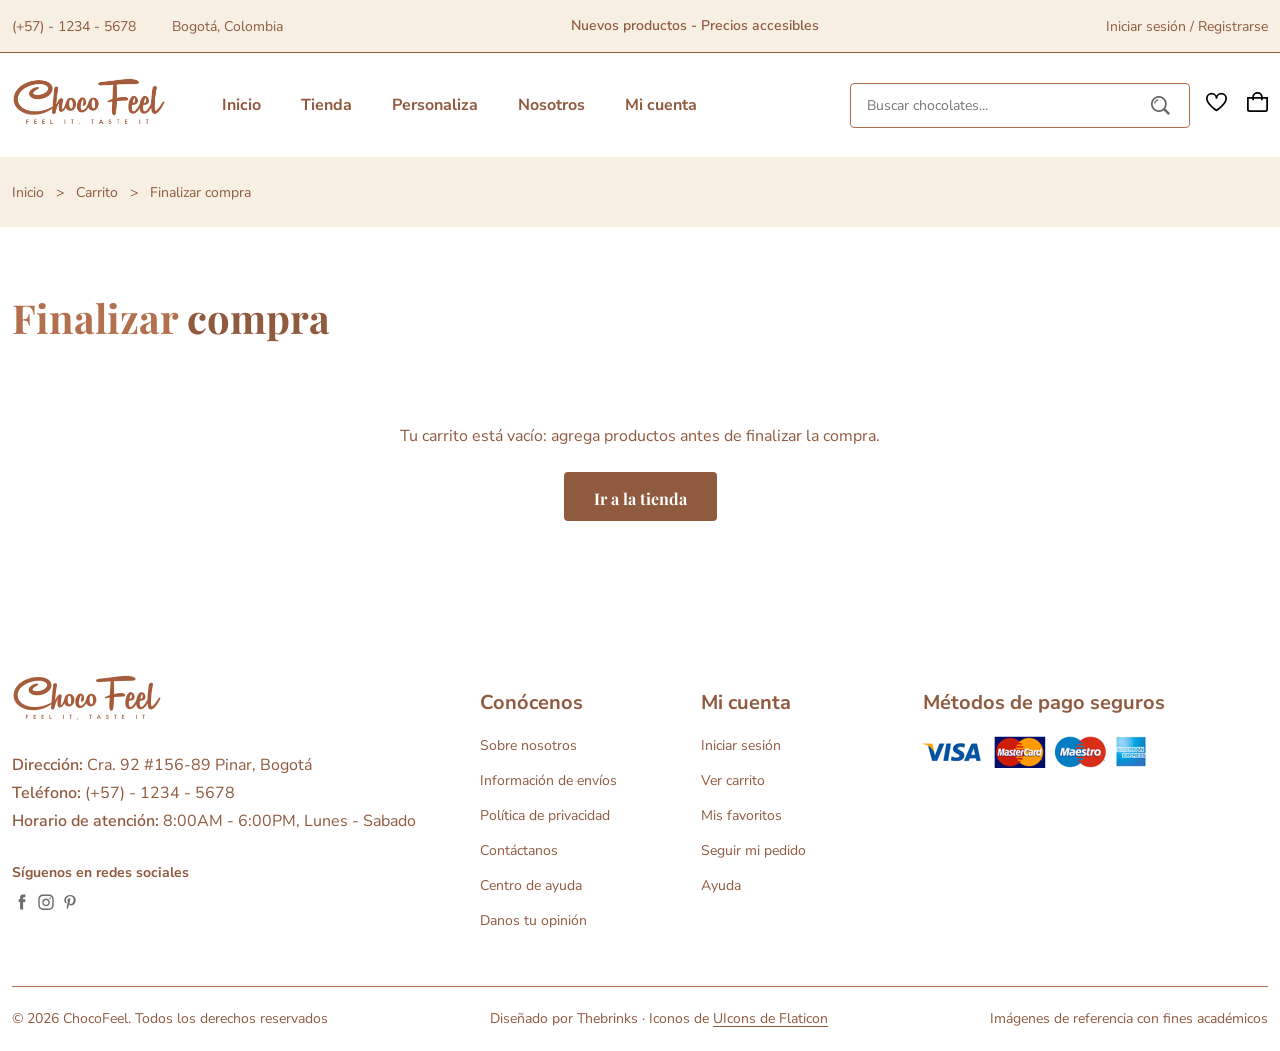
<file: checkout.html>
<!DOCTYPE html>
<html lang="es">
<head>
  <meta charset="UTF-8">
  <meta name="viewport" content="width=device-width, initial-scale=1.0">
  <!--================= SEO Y VISTA PREVIA AL COMPARTIR =================-->
  <meta name="description" content="Finaliza tu pedido de bombones ChocoFeel con entrega en Bogotá.">
  <meta name="theme-color" content="#8f5a3e">
  <meta property="og:type" content="website">
  <meta property="og:site_name" content="ChocoFeel">
  <meta property="og:locale" content="es_CO">
  <meta property="og:title" content="Finalizar compra | ChocoFeel">
  <meta property="og:description" content="Finaliza tu pedido de bombones ChocoFeel con entrega en Bogotá.">
  <meta property="og:url" content="https://thebrinks.github.io/ChocoFeel/checkout.html">
  <meta property="og:image" content="https://thebrinks.github.io/ChocoFeel/assets/img/marca/og-chocofeel.jpg">
  <meta property="og:image:width" content="1200">
  <meta property="og:image:height" content="630">
  <meta property="og:image:alt" content="Logo de ChocoFeel junto a bombones de chocolate pintados de colores">
  <meta name="twitter:card" content="summary_large_image">
  <!--================= FLATICON =================-->
  <link 
    rel='stylesheet' 
    href='https://cdn-uicons.flaticon.com/4.0.0/uicons-regular-straight/css/uicons-regular-straight.css'>
  <!--================= GOOGLE FONTS =================-->
  <link rel="preconnect" href="https://fonts.googleapis.com">
  <link rel="preconnect" href="https://fonts.gstatic.com" crossorigin>
  <link rel="stylesheet" href="https://fonts.googleapis.com/css2?family=Nunito+Sans:opsz,wght@6..12,200..1000&family=Playfair+Display:wght@400..900&display=swap">
  <!--================= CSS =================-->
  <link rel="stylesheet" href="assets/css/styles.css">
  <link rel="icon" type="image/png" href="assets/img/marca/favicon-chocofeel-32pixeles.png">
  <title>Finalizar compra | ChocoFeel</title>
</head>
<body>
  <!--================= HEADER =================-->
  <header class="header">
    <div class="header__top">
      <div class="header__container container">
        <div class="header__contact">
          <span>(+57) - 1234 - 5678</span>
          <span> Bogotá, Colombia</span>
        </div>
        <p class="header__alert-news">
          Nuevos productos - Precios accesibles
        </p>
        <a href="login-register.html" class="header__top-action">
          Iniciar sesión / Registrarse
        </a>
      </div>
    </div>
    <nav class="nav container">
      <a href="index.html" class="nav__logo">
          <img src="assets/img/marca/logo-chocofeel-mejorado-sinfondo.webp" alt="ChocoFeel - Inicio" class="nav__logo-img">
      </a>
      <div class="nav__menu" id="nav-menu">
        <button type="button" class="nav__close" id="nav-close" aria-label="Cerrar menú">
          <svg viewBox="0 0 24 24" width="24" height="24" aria-hidden="true">
            <path d="M5 5l14 14M19 5L5 19" stroke="currentColor" stroke-width="2" stroke-linecap="round"/>
          </svg>
        </button>
        <ul class="nav__list">
          <li class="nav__item">
            <a href="index.html" class="nav__link">Inicio</a>
          </li>
          <li class="nav__item">
            <a href="shop.html" class="nav__link">Tienda</a>
          </li>
          <li class="nav__item">
            <a href="customize.html" class="nav__link">Personaliza</a>
          </li>
          <li class="nav__item">
            <a href="about.html" class="nav__link">Nosotros</a>
          </li>
          <li class="nav__item">
            <a href="accounts.html" class="nav__link">Mi cuenta</a>
          </li>
        </ul>
        <div class="header__search">
          <input type="text" placeholder="Buscar chocolates..." class="form__input" aria-label="Buscar chocolates">
          <button class="search__btn" aria-label="Buscar">
            <img src="assets/img/icons/search.png" alt="">
          </button>
        </div>
      </div>
      <div class="header__user-actions">
          <a href="wishlist.html" class="header__action-btn" aria-label="Favoritos">
            <img src="assets/img/icons/icon-heart.svg" alt="">
            <span class="count" hidden>0</span>
          </a>
          <a href="cart.html" class="header__action-btn" aria-label="Carrito">
            <img src="assets/img/icons/icon-cart.svg" alt="">
            <span class="count" hidden>0</span>
          </a>
          <button type="button" class="nav__toggle" id="nav-toggle" aria-label="Abrir menú" aria-expanded="false" aria-controls="nav-menu">
            <img src="assets/img/icons/menu-burger.svg" alt="">
          </button>
      </div>
    </nav>
  </header>
  <!--================= MAIN =================-->
  <main class="main">
    <!--================= BREADCRUMB =================-->
    <section class="breadcrumb">
      <ul class="breadcrumb__list flex container">
        <li><a href="index.html" class="breadcrumb__link">Inicio</a></li>
        <li><span class="breadcrumb__link">></span></li>
        <li><a href="cart.html" class="breadcrumb__link">Carrito</a></li>
        <li><span class="breadcrumb__link">></span></li>
        <li><span class="breadcrumb__link">Finalizar compra</span></li>
      </ul>
    </section>
    <!--================= CHECKOUT =================-->
    <section class="checkout section--lg container" id="checkout">
      <h1 class="cart__title">Finalizar <span>compra</span></h1>

      <div class="cart__container grid" id="checkout-full">
        <form class="checkout__form" id="checkout-form" novalidate>
          <fieldset class="customize__step">
            <legend class="customize__legend"><span>1</span> Datos de contacto</legend>
            <div class="form grid">
              <label class="form__label" for="checkout-name">Nombre completo</label>
              <input type="text" id="checkout-name" name="fullname" class="form__input" autocomplete="name" required>

              <div class="checkout__row">
                <div class="form grid">
                  <label class="form__label" for="checkout-email">Correo electrónico</label>
                  <input type="email" id="checkout-email" name="email" class="form__input" placeholder="tucorreo@ejemplo.com" autocomplete="email" required>
                </div>
                <div class="form grid">
                  <label class="form__label" for="checkout-phone">Celular</label>
                  <input type="tel" id="checkout-phone" name="phone" class="form__input" placeholder="3001234567" autocomplete="tel" inputmode="numeric" required>
                </div>
              </div>
            </div>
          </fieldset>

          <fieldset class="customize__step">
            <legend class="customize__legend"><span>2</span> Dirección de entrega</legend>
            <div class="form grid">
              <label class="form__label" for="checkout-address">Dirección</label>
              <input type="text" id="checkout-address" name="address" class="form__input" placeholder="Ej: Cra. 7 #45-10, apto 301" autocomplete="street-address" required>

              <div class="checkout__row">
                <div class="form grid">
                  <label class="form__label" for="checkout-district">Barrio o localidad</label>
                  <input type="text" id="checkout-district" name="district" class="form__input" required>
                </div>
                <div class="form grid">
                  <label class="form__label" for="checkout-city">Ciudad</label>
                  <input type="text" id="checkout-city" name="city" class="form__input" value="Bogotá" readonly>
                </div>
              </div>

              <label class="form__label" for="checkout-notes">Indicaciones para la entrega (opcional)</label>
              <textarea id="checkout-notes" name="notes" class="form__input customize__message" maxlength="200" placeholder="Ej: dejar en portería, es una sorpresa"></textarea>
            </div>
          </fieldset>

          <fieldset class="customize__step">
            <legend class="customize__legend"><span>3</span> Método de pago</legend>
            <div class="customize__options">
              <label class="customize__option">
                <input type="radio" name="payment" value="Tarjeta de crédito o débito" checked>
                <span class="customize__chip">Tarjeta de crédito o débito</span>
              </label>
              <label class="customize__option">
                <input type="radio" name="payment" value="PSE">
                <span class="customize__chip">PSE</span>
              </label>
              <label class="customize__option">
                <input type="radio" name="payment" value="Pago contra entrega">
                <span class="customize__chip">Pago contra entrega</span>
              </label>
            </div>
            <p class="customize__hint">Página de demostración: no se pide ningún dato de pago ni se realiza ningún cobro.</p>
          </fieldset>
        </form>

        <aside class="cart__summary">
          <h2 class="cart__summary-title">Tu pedido</h2>
          <ul class="checkout__items" id="checkout-items"></ul>
          <p>Subtotal <span id="checkout-subtotal"></span></p>
          <p>Envío <span id="checkout-shipping"></span></p>
          <p class="cart__total">Total <span id="checkout-total"></span></p>
          <p class="form__error" id="checkout-error" role="alert"></p>
          <button type="submit" form="checkout-form" class="btn cart__btn-checkout">Confirmar pedido</button>
        </aside>
      </div>

      <!-- Sin productos no se puede finalizar la compra -->
      <div class="cart__empty" id="checkout-empty" hidden>
        <p>Tu carrito está vacío: agrega productos antes de finalizar la compra.</p>
        <div class="cart__empty-btns">
          <a href="shop.html" class="btn">Ir a la tienda</a>
        </div>
      </div>

      <!-- Confirmación (la llena checkout.js después de enviar) -->
      <div class="checkout__done" id="checkout-done" hidden>
        <h2 class="checkout__done-title" id="checkout-done-title"></h2>
        <p id="checkout-done-text"></p>
        <p class="checkout__done-note">Pedido de demostración: no se realizó ningún cobro.</p>
        <!--================= ENCUESTA (formulario de Google) =================-->
        <div class="info__box feedback__box">
          <p>¿Nos cuentas tu experiencia con ChocoFeel? Son solo unos minutos.</p>
          <a href="https://docs.google.com/forms/d/e/1FAIpQLSehI1_Sg95bypvRVakAREnvJ4B_L1ikvSMp5z1ncz8jY75HRQ/viewform" class="btn" target="_blank" rel="noopener noreferrer">Responder encuesta<span class="sr-only"> (se abre en otra pestaña)</span></a>
        </div>
        <div class="cart__empty-btns">
          <a href="index.html" class="btn">Volver al inicio</a>
          <a href="shop.html" class="btn btn--outline">Seguir comprando</a>
        </div>
      </div>
    </section>
  </main>
  <!--================= FOOTER =================-->
  <footer class="footer container">
    <div class="footer__container grid">
      <div class="footer__content">
        <a href="index.html" class="footer__logo">
          <img src="assets/img/marca/logo-chocofeel-mejorado-sinfondo.webp" alt="ChocoFeel - Inicio" class="footer__logo-img">
        </a>
        <p class="footer__description">
          <span>Dirección:</span> Cra. 92 #156-89 Pinar, Bogotá
        </p>
        <p class="footer__description">
          <span>Teléfono:</span> (+57) - 1234 - 5678
        </p>
        <p class="footer__description">
          <span>Horario de atención:</span> 8:00AM - 6:00PM, Lunes - Sabado
        </p>
        <div class="footer__social">
          <h2 class="footer__subtitle">Síguenos en redes sociales</h2>
          <!-- target="_blank" abre otra pestaña; rel="noopener" evita que esa pestaña controle la nuestra -->
          <div class="footer__social-links flex">
            <a href="https://www.facebook.com/profile.php?id=61595701816615" target="_blank" rel="noopener noreferrer">
              <img src="assets/img/icons/icon-facebook.svg" alt="Facebook de ChocoFeel" class="footer__social-icon">
            </a>
            <a href="https://www.instagram.com/chocofeel.cf/" target="_blank" rel="noopener noreferrer">
              <img src="assets/img/icons/icon-instagram.svg" alt="Instagram de ChocoFeel" class="footer__social-icon">
            </a>
            <a href="https://pin.it/2lU4I6KXs" target="_blank" rel="noopener noreferrer">
              <img src="assets/img/icons/icon-pinterest.svg" alt="Pinterest de ChocoFeel" class="footer__social-icon">
            </a>
          </div>
        </div>
      </div>

      <div class="footer__content">
        <h2 class="footer__title">Conócenos</h2>
        <ul class="footer__links">
          <li><a href="about.html" class="footer__link">Sobre nosotros</a></li>
          <li><a href="shipping.html" class="footer__link">Información de envíos</a></li>
          <li><a href="privacy.html" class="footer__link">Política de privacidad</a></li>
          <li><a href="contact.html" class="footer__link">Contáctanos</a></li>
          <li><a href="help.html" class="footer__link">Centro de ayuda</a></li>
          <li><a href="https://docs.google.com/forms/d/e/1FAIpQLSehI1_Sg95bypvRVakAREnvJ4B_L1ikvSMp5z1ncz8jY75HRQ/viewform" class="footer__link" target="_blank" rel="noopener noreferrer">Danos tu opinión<span class="sr-only"> (se abre en otra pestaña)</span></a></li>
        </ul>
      </div>

      <div class="footer__content">
        <h2 class="footer__title">Mi cuenta</h2>
        <ul class="footer__links">
          <li><a href="login-register.html" class="footer__link">Iniciar sesión</a></li>
          <li><a href="cart.html" class="footer__link">Ver carrito</a></li>
          <li><a href="wishlist.html" class="footer__link">Mis favoritos</a></li>
          <li><a href="accounts.html" class="footer__link">Seguir mi pedido</a></li>
          <li><a href="help.html" class="footer__link">Ayuda</a></li>
        </ul>
      </div>

      <div class="footer__content">
        <h2 class="footer__title">Métodos de pago seguros</h2>

        <img src="assets/img/payment-method/payment-method.webp" alt="Métodos de pago: Visa, Mastercard, Maestro y American Express" class="payment__img">
      </div>
    </div>

    <div class="footer__bottom">
      <p class="copyright">&copy; 2026 ChocoFeel. Todos los derechos reservados </p>
      <p class="designer">
        Diseñado por Thebrinks · Iconos de <a href="https://www.flaticon.es/uicons" 
        target="_blank">UIcons de Flaticon</a>
      </p>
      <p class="designer">
        Imágenes de referencia con fines académicos
      </p>
    </div>
  </footer>
  <!--================= JS =================-->
  <script src="assets/js/products.js"></script>
  <script src="assets/js/main.js"></script>
  <script src="assets/js/checkout.js"></script>
</body>
</html>
</file>
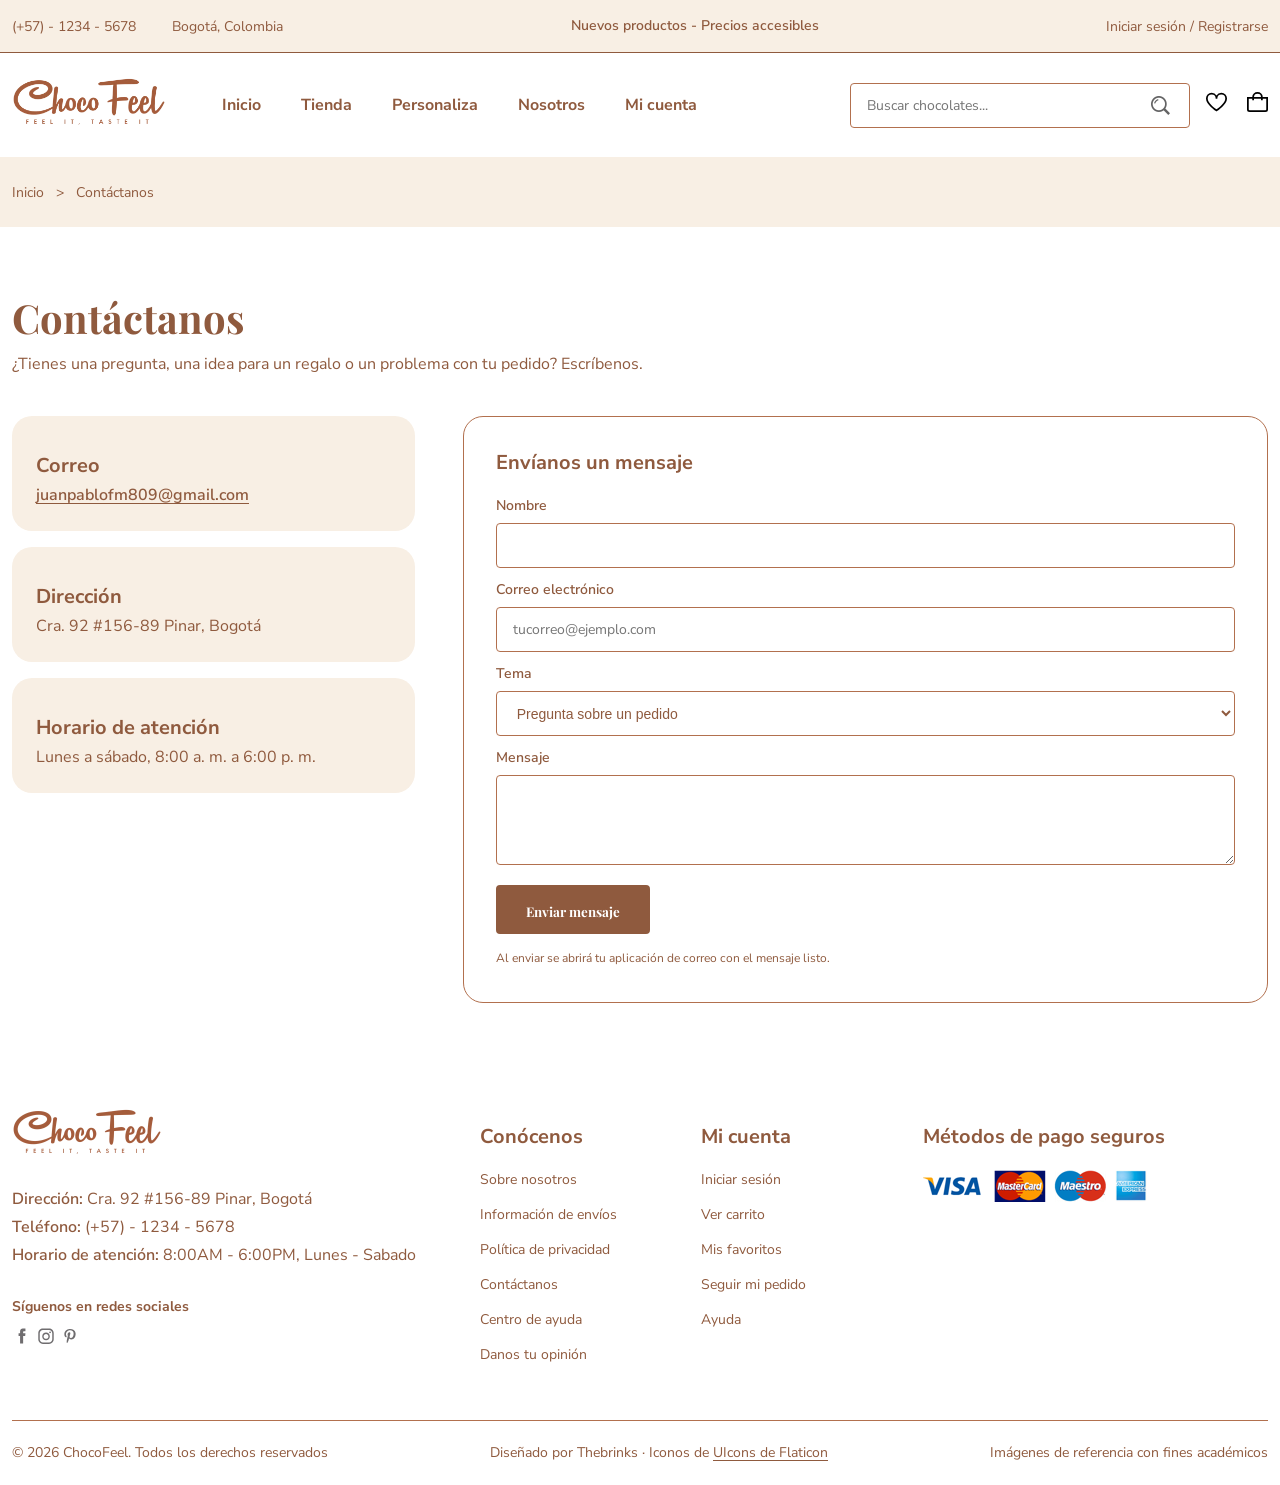
<file: contact.html>
<!DOCTYPE html>
<html lang="es">
<head>
  <meta charset="UTF-8">
  <meta name="viewport" content="width=device-width, initial-scale=1.0">
  <!--================= SEO Y VISTA PREVIA AL COMPARTIR =================-->
  <meta name="description" content="Escríbele a ChocoFeel: preguntas sobre pedidos, regalos personalizados o pedidos para eventos.">
  <meta name="theme-color" content="#8f5a3e">
  <meta property="og:type" content="website">
  <meta property="og:site_name" content="ChocoFeel">
  <meta property="og:locale" content="es_CO">
  <meta property="og:title" content="Contáctanos | ChocoFeel">
  <meta property="og:description" content="Escríbele a ChocoFeel: preguntas sobre pedidos, regalos personalizados o pedidos para eventos.">
  <meta property="og:url" content="https://thebrinks.github.io/ChocoFeel/contact.html">
  <meta property="og:image" content="https://thebrinks.github.io/ChocoFeel/assets/img/marca/og-chocofeel.jpg">
  <meta property="og:image:width" content="1200">
  <meta property="og:image:height" content="630">
  <meta property="og:image:alt" content="Logo de ChocoFeel junto a bombones de chocolate pintados de colores">
  <meta name="twitter:card" content="summary_large_image">
  <!--================= FLATICON =================-->
  <link 
    rel='stylesheet' 
    href='https://cdn-uicons.flaticon.com/4.0.0/uicons-regular-straight/css/uicons-regular-straight.css'>
  <!--================= GOOGLE FONTS =================-->
  <link rel="preconnect" href="https://fonts.googleapis.com">
  <link rel="preconnect" href="https://fonts.gstatic.com" crossorigin>
  <link rel="stylesheet" href="https://fonts.googleapis.com/css2?family=Nunito+Sans:opsz,wght@6..12,200..1000&family=Playfair+Display:wght@400..900&display=swap">
  <!--================= CSS =================-->
  <link rel="stylesheet" href="assets/css/styles.css">
  <link rel="icon" type="image/png" href="assets/img/marca/favicon-chocofeel-32pixeles.png">
  <title>Contáctanos | ChocoFeel</title>
</head>
<body>
  <!--================= HEADER =================-->
  <header class="header">
    <div class="header__top">
      <div class="header__container container">
        <div class="header__contact">
          <span>(+57) - 1234 - 5678</span>
          <span> Bogotá, Colombia</span>
        </div>
        <p class="header__alert-news">
          Nuevos productos - Precios accesibles
        </p>
        <a href="login-register.html" class="header__top-action">
          Iniciar sesión / Registrarse
        </a>
      </div>
    </div>
    <nav class="nav container">
      <a href="index.html" class="nav__logo">
          <img src="assets/img/marca/logo-chocofeel-mejorado-sinfondo.webp" alt="ChocoFeel - Inicio" class="nav__logo-img">
      </a>
      <div class="nav__menu" id="nav-menu">
        <button type="button" class="nav__close" id="nav-close" aria-label="Cerrar menú">
          <svg viewBox="0 0 24 24" width="24" height="24" aria-hidden="true">
            <path d="M5 5l14 14M19 5L5 19" stroke="currentColor" stroke-width="2" stroke-linecap="round"/>
          </svg>
        </button>
        <ul class="nav__list">
          <li class="nav__item">
            <a href="index.html" class="nav__link">Inicio</a>
          </li>
          <li class="nav__item">
            <a href="shop.html" class="nav__link">Tienda</a>
          </li>
          <li class="nav__item">
            <a href="customize.html" class="nav__link">Personaliza</a>
          </li>
          <li class="nav__item">
            <a href="about.html" class="nav__link">Nosotros</a>
          </li>
          <li class="nav__item">
            <a href="accounts.html" class="nav__link">Mi cuenta</a>
          </li>
        </ul>
        <div class="header__search">
          <input type="text" placeholder="Buscar chocolates..." class="form__input" aria-label="Buscar chocolates">
          <button class="search__btn" aria-label="Buscar">
            <img src="assets/img/icons/search.png" alt="">
          </button>
        </div>
      </div>
      <div class="header__user-actions">
          <a href="wishlist.html" class="header__action-btn" aria-label="Favoritos">
            <img src="assets/img/icons/icon-heart.svg" alt="">
            <span class="count" hidden>0</span>
          </a>
          <a href="cart.html" class="header__action-btn" aria-label="Carrito">
            <img src="assets/img/icons/icon-cart.svg" alt="">
            <span class="count" hidden>0</span>
          </a>
          <button type="button" class="nav__toggle" id="nav-toggle" aria-label="Abrir menú" aria-expanded="false" aria-controls="nav-menu">
            <img src="assets/img/icons/menu-burger.svg" alt="">
          </button>
      </div>
    </nav>
  </header>
  <!--================= MAIN =================-->
  <main class="main">
    <!--================= BREADCRUMB =================-->
    <section class="breadcrumb">
      <ul class="breadcrumb__list flex container">
        <li><a href="index.html" class="breadcrumb__link">Inicio</a></li>
        <li><span class="breadcrumb__link">></span></li>
        <li><span class="breadcrumb__link">Contáctanos</span></li>
      </ul>
    </section>
    <!--================= CONTACT =================-->
    <section class="info section--lg container">
      <h1 class="cart__title"><span>Contáctanos</span></h1>
      <p class="info__intro">¿Tienes una pregunta, una idea para un regalo o un problema con tu pedido? Escríbenos.</p>

      <div class="contact__container grid">
        <div class="contact__data">
          <div class="info__card">
            <i class="fi fi-rs-envelope info__icon"></i>
            <h2>Correo</h2>
            <p><a href="mailto:juanpablofm809@gmail.com">juanpablofm809@gmail.com</a></p>
          </div>
          <div class="info__card">
            <i class="fi fi-rs-marker info__icon"></i>
            <h2>Dirección</h2>
            <p>Cra. 92 #156-89 Pinar, Bogotá</p>
          </div>
          <div class="info__card">
            <i class="fi fi-rs-calendar info__icon"></i>
            <h2>Horario de atención</h2>
            <p>Lunes a sábado, 8:00 a. m. a 6:00 p. m.</p>
          </div>
        </div>

        <!-- Sin servidor: al enviar se abre la aplicación de correo con el mensaje listo (contact.js) -->
        <form class="contact__form form grid" id="contact-form" novalidate>
          <h2 class="accounts__panel-title">Envíanos un mensaje</h2>

          <label class="form__label" for="contact-name">Nombre</label>
          <input type="text" id="contact-name" name="fullname" class="form__input" autocomplete="name" required>

          <label class="form__label" for="contact-email">Correo electrónico</label>
          <input type="email" id="contact-email" name="email" class="form__input" placeholder="tucorreo@ejemplo.com" autocomplete="email" required>

          <label class="form__label" for="contact-subject">Tema</label>
          <select id="contact-subject" name="subject" class="form__input shop__sort">
            <option>Pregunta sobre un pedido</option>
            <option>Personalización o regalos</option>
            <option>Pedidos para eventos o empresas</option>
            <option>Otro tema</option>
          </select>

          <label class="form__label" for="contact-message">Mensaje</label>
          <textarea id="contact-message" name="message" class="form__input customize__message" maxlength="1000" required></textarea>

          <p class="form__error" role="alert"></p>
          <div class="form__btn">
            <button type="submit" class="btn">Enviar mensaje</button>
          </div>
          <p class="accounts__note">Al enviar se abrirá tu aplicación de correo con el mensaje listo.</p>
        </form>
      </div>
    </section>
  </main>
  <!--================= FOOTER =================-->
  <footer class="footer container">
    <div class="footer__container grid">
      <div class="footer__content">
        <a href="index.html" class="footer__logo">
          <img src="assets/img/marca/logo-chocofeel-mejorado-sinfondo.webp" alt="ChocoFeel - Inicio" class="footer__logo-img">
        </a>
        <p class="footer__description">
          <span>Dirección:</span> Cra. 92 #156-89 Pinar, Bogotá
        </p>
        <p class="footer__description">
          <span>Teléfono:</span> (+57) - 1234 - 5678
        </p>
        <p class="footer__description">
          <span>Horario de atención:</span> 8:00AM - 6:00PM, Lunes - Sabado
        </p>
        <div class="footer__social">
          <h2 class="footer__subtitle">Síguenos en redes sociales</h2>
          <!-- target="_blank" abre otra pestaña; rel="noopener" evita que esa pestaña controle la nuestra -->
          <div class="footer__social-links flex">
            <a href="https://www.facebook.com/profile.php?id=61595701816615" target="_blank" rel="noopener noreferrer">
              <img src="assets/img/icons/icon-facebook.svg" alt="Facebook de ChocoFeel" class="footer__social-icon">
            </a>
            <a href="https://www.instagram.com/chocofeel.cf/" target="_blank" rel="noopener noreferrer">
              <img src="assets/img/icons/icon-instagram.svg" alt="Instagram de ChocoFeel" class="footer__social-icon">
            </a>
            <a href="https://pin.it/2lU4I6KXs" target="_blank" rel="noopener noreferrer">
              <img src="assets/img/icons/icon-pinterest.svg" alt="Pinterest de ChocoFeel" class="footer__social-icon">
            </a>
          </div>
        </div>
      </div>

      <div class="footer__content">
        <h2 class="footer__title">Conócenos</h2>
        <ul class="footer__links">
          <li><a href="about.html" class="footer__link">Sobre nosotros</a></li>
          <li><a href="shipping.html" class="footer__link">Información de envíos</a></li>
          <li><a href="privacy.html" class="footer__link">Política de privacidad</a></li>
          <li><a href="contact.html" class="footer__link">Contáctanos</a></li>
          <li><a href="help.html" class="footer__link">Centro de ayuda</a></li>
          <li><a href="https://docs.google.com/forms/d/e/1FAIpQLSehI1_Sg95bypvRVakAREnvJ4B_L1ikvSMp5z1ncz8jY75HRQ/viewform" class="footer__link" target="_blank" rel="noopener noreferrer">Danos tu opinión<span class="sr-only"> (se abre en otra pestaña)</span></a></li>
        </ul>
      </div>

      <div class="footer__content">
        <h2 class="footer__title">Mi cuenta</h2>
        <ul class="footer__links">
          <li><a href="login-register.html" class="footer__link">Iniciar sesión</a></li>
          <li><a href="cart.html" class="footer__link">Ver carrito</a></li>
          <li><a href="wishlist.html" class="footer__link">Mis favoritos</a></li>
          <li><a href="accounts.html" class="footer__link">Seguir mi pedido</a></li>
          <li><a href="help.html" class="footer__link">Ayuda</a></li>
        </ul>
      </div>

      <div class="footer__content">
        <h2 class="footer__title">Métodos de pago seguros</h2>

        <img src="assets/img/payment-method/payment-method.webp" alt="Métodos de pago: Visa, Mastercard, Maestro y American Express" class="payment__img">
      </div>
    </div>

    <div class="footer__bottom">
      <p class="copyright">&copy; 2026 ChocoFeel. Todos los derechos reservados </p>
      <p class="designer">
        Diseñado por Thebrinks · Iconos de <a href="https://www.flaticon.es/uicons" 
        target="_blank">UIcons de Flaticon</a>
      </p>
      <p class="designer">
        Imágenes de referencia con fines académicos
      </p>
    </div>
  </footer>
  <!--================= JS =================-->
  <script src="assets/js/products.js"></script>
  <script src="assets/js/main.js"></script>
  <script src="assets/js/contact.js"></script>
</body>
</html>
</file>
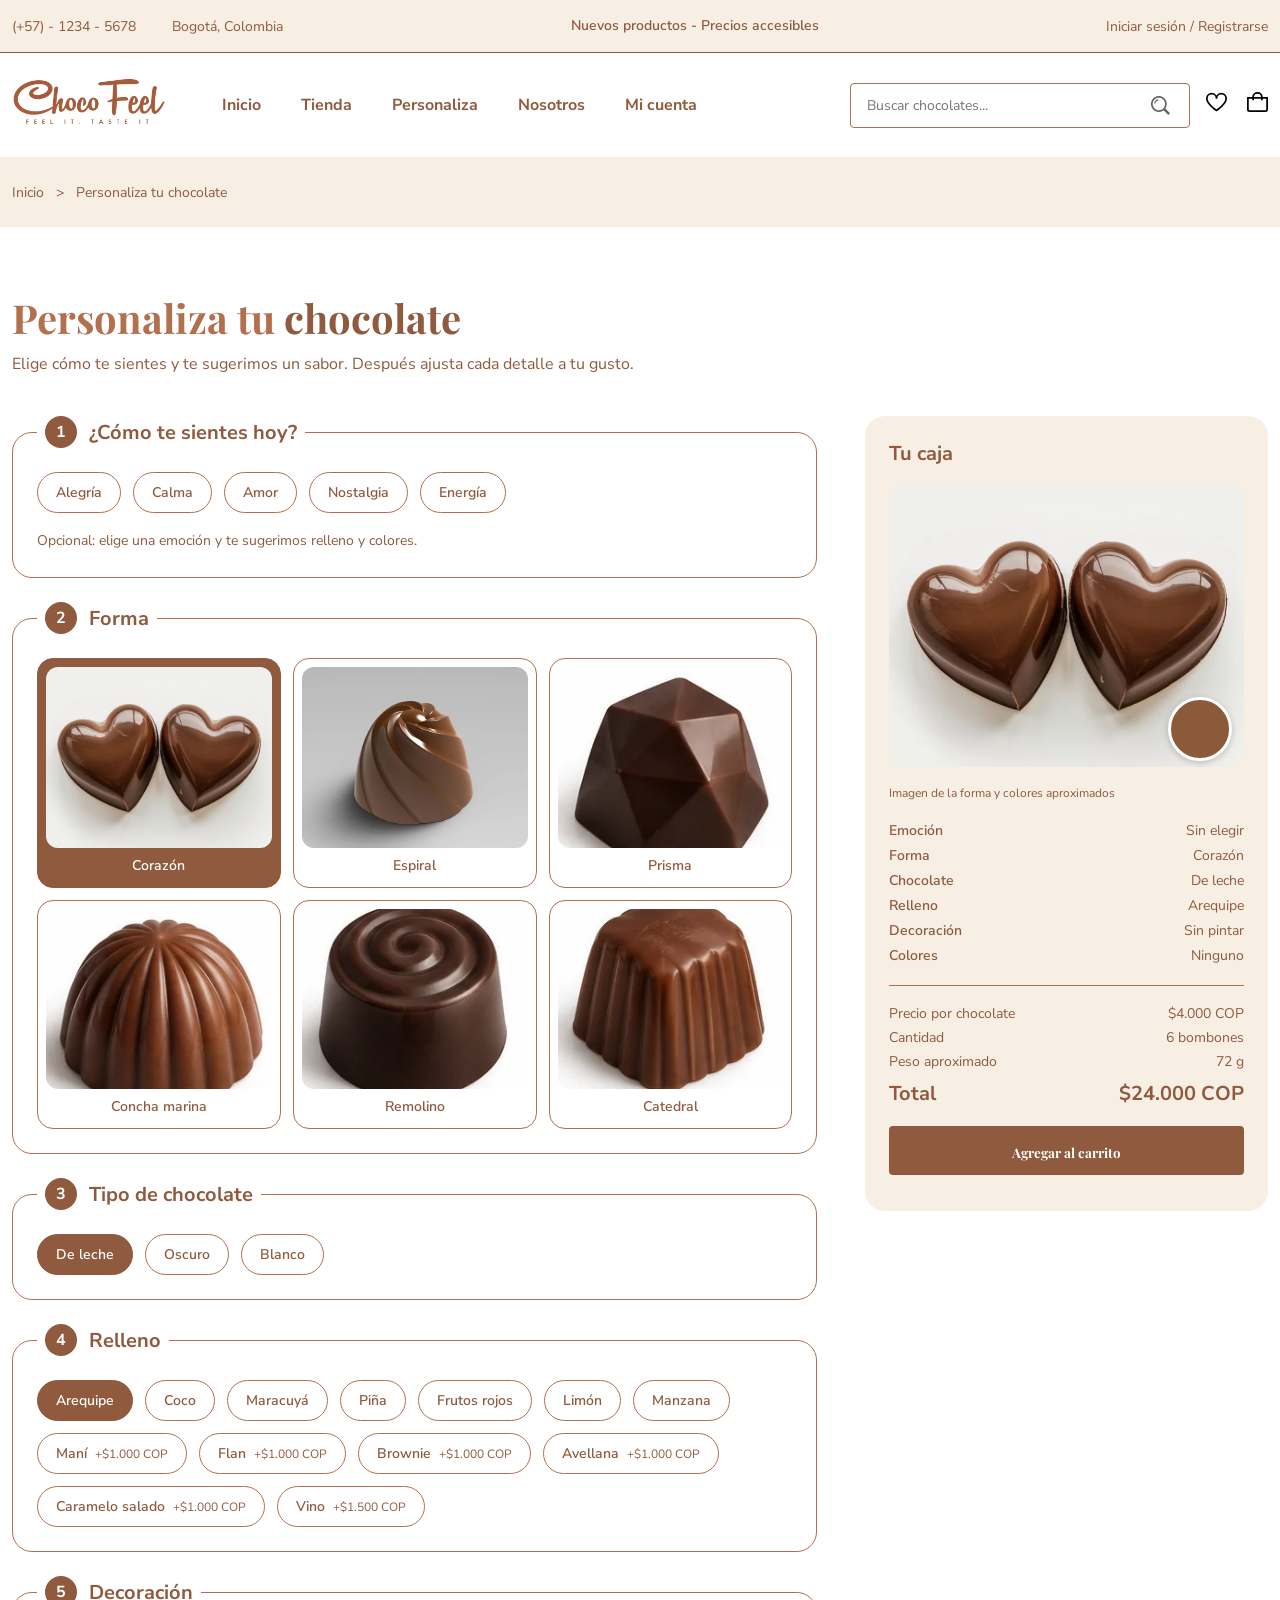
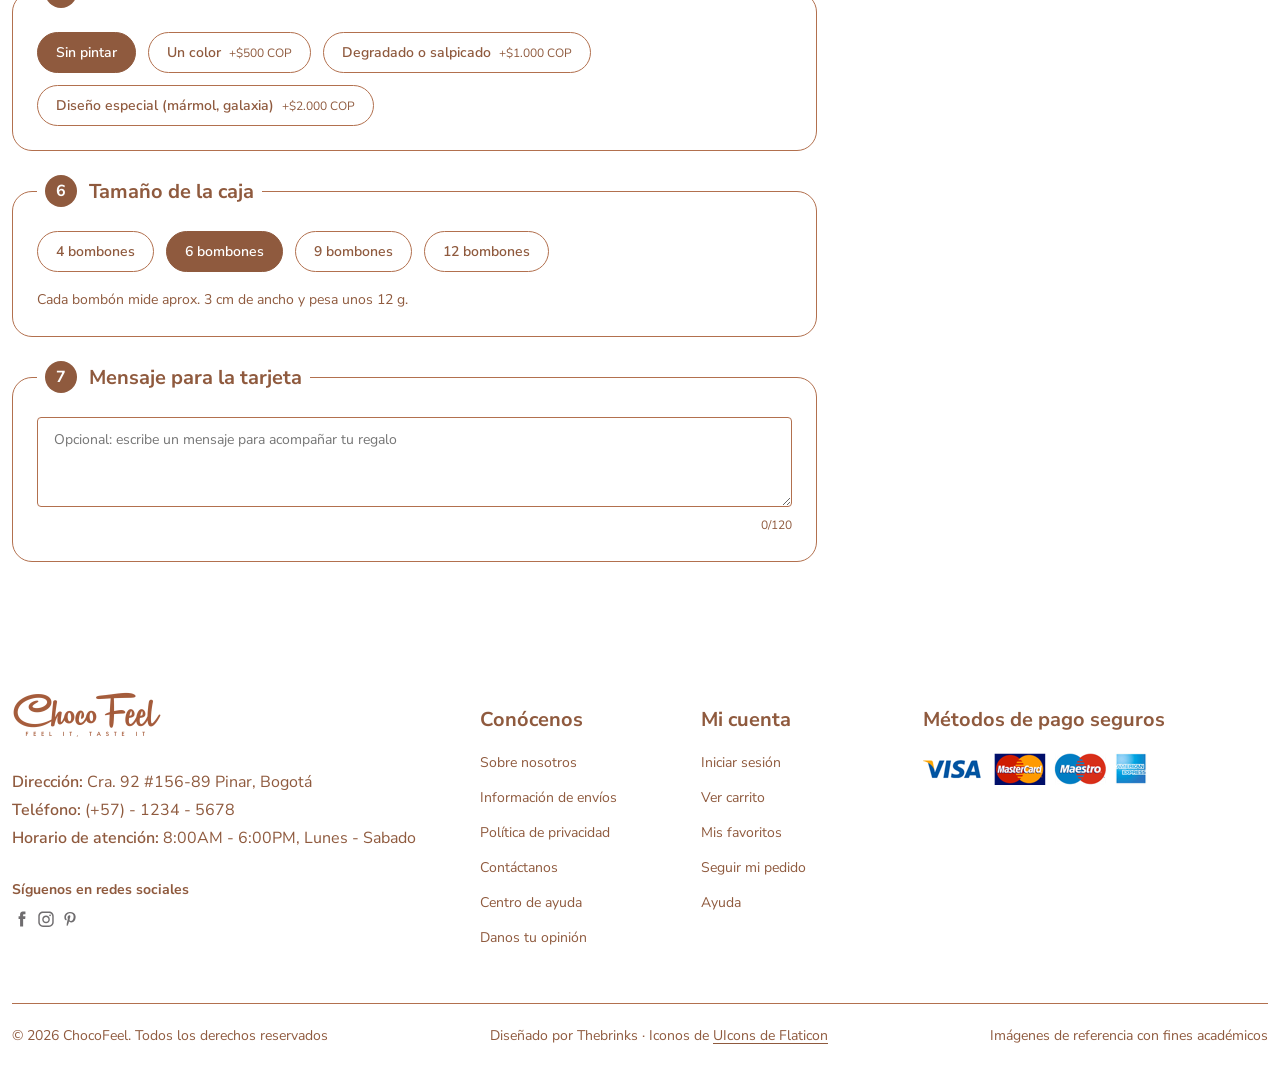
<file: customize.html>
<!DOCTYPE html>
<html lang="es">
<head>
  <meta charset="UTF-8">
  <meta name="viewport" content="width=device-width, initial-scale=1.0">
  <!--================= SEO Y VISTA PREVIA AL COMPARTIR =================-->
  <meta name="description" content="Arma tu caja de bombones paso a paso: emoción, forma, tipo de chocolate, relleno, decoración, tamaño de la caja y un mensaje.">
  <meta name="theme-color" content="#8f5a3e">
  <meta property="og:type" content="website">
  <meta property="og:site_name" content="ChocoFeel">
  <meta property="og:locale" content="es_CO">
  <meta property="og:title" content="Personaliza tu chocolate | ChocoFeel">
  <meta property="og:description" content="Arma tu caja de bombones paso a paso: emoción, forma, tipo de chocolate, relleno, decoración, tamaño de la caja y un mensaje.">
  <meta property="og:url" content="https://thebrinks.github.io/ChocoFeel/customize.html">
  <meta property="og:image" content="https://thebrinks.github.io/ChocoFeel/assets/img/marca/og-chocofeel.jpg">
  <meta property="og:image:width" content="1200">
  <meta property="og:image:height" content="630">
  <meta property="og:image:alt" content="Logo de ChocoFeel junto a bombones de chocolate pintados de colores">
  <meta name="twitter:card" content="summary_large_image">
  <!--================= FLATICON =================-->
  <link 
    rel='stylesheet' 
    href='https://cdn-uicons.flaticon.com/4.0.0/uicons-regular-straight/css/uicons-regular-straight.css'>
  <!--================= GOOGLE FONTS =================-->
  <link rel="preconnect" href="https://fonts.googleapis.com">
  <link rel="preconnect" href="https://fonts.gstatic.com" crossorigin>
  <link rel="stylesheet" href="https://fonts.googleapis.com/css2?family=Nunito+Sans:opsz,wght@6..12,200..1000&family=Playfair+Display:wght@400..900&display=swap">
  <!--================= CSS =================-->
  <link rel="stylesheet" href="assets/css/styles.css">
  <link rel="icon" type="image/png" href="assets/img/marca/favicon-chocofeel-32pixeles.png">
  <title>Personaliza tu chocolate | ChocoFeel</title>
</head>
<body>
  <!--================= HEADER =================-->
  <header class="header">
    <div class="header__top">
      <div class="header__container container">
        <div class="header__contact">
          <span>(+57) - 1234 - 5678</span>
          <span> Bogotá, Colombia</span>
        </div>
        <p class="header__alert-news">
          Nuevos productos - Precios accesibles
        </p>
        <a href="login-register.html" class="header__top-action">
          Iniciar sesión / Registrarse
        </a>
      </div>
    </div>
    <nav class="nav container">
      <a href="index.html" class="nav__logo">
          <img src="assets/img/marca/logo-chocofeel-mejorado-sinfondo.webp" alt="ChocoFeel - Inicio" class="nav__logo-img">
      </a>
      <div class="nav__menu" id="nav-menu">
        <button type="button" class="nav__close" id="nav-close" aria-label="Cerrar menú">
          <svg viewBox="0 0 24 24" width="24" height="24" aria-hidden="true">
            <path d="M5 5l14 14M19 5L5 19" stroke="currentColor" stroke-width="2" stroke-linecap="round"/>
          </svg>
        </button>
        <ul class="nav__list">
          <li class="nav__item">
            <a href="index.html" class="nav__link">Inicio</a>
          </li>
          <li class="nav__item">
            <a href="shop.html" class="nav__link">Tienda</a>
          </li>
          <li class="nav__item">
            <a href="customize.html" class="nav__link active-link">Personaliza</a>
          </li>
          <li class="nav__item">
            <a href="about.html" class="nav__link">Nosotros</a>
          </li>
          <li class="nav__item">
            <a href="accounts.html" class="nav__link">Mi cuenta</a>
          </li>
        </ul>
        <div class="header__search">
          <input type="text" placeholder="Buscar chocolates..." class="form__input" aria-label="Buscar chocolates">
          <button class="search__btn" aria-label="Buscar">
            <img src="assets/img/icons/search.png" alt="">
          </button>
        </div>
      </div>
      <div class="header__user-actions">
          <a href="wishlist.html" class="header__action-btn" aria-label="Favoritos">
            <img src="assets/img/icons/icon-heart.svg" alt="">
            <span class="count" hidden>0</span>
          </a>
          <a href="cart.html" class="header__action-btn" aria-label="Carrito">
            <img src="assets/img/icons/icon-cart.svg" alt="">
            <span class="count" hidden>0</span>
          </a>
          <button type="button" class="nav__toggle" id="nav-toggle" aria-label="Abrir menú" aria-expanded="false" aria-controls="nav-menu">
            <img src="assets/img/icons/menu-burger.svg" alt="">
          </button>
      </div>
    </nav>
  </header>
  <!--================= MAIN =================-->
  <main class="main">
    <!--================= BREADCRUMB =================-->
    <section class="breadcrumb">
      <ul class="breadcrumb__list flex container">
        <li><a href="index.html" class="breadcrumb__link">Inicio</a></li>
        <li><span class="breadcrumb__link">></span></li>
        <li><span class="breadcrumb__link">Personaliza tu chocolate</span></li>
      </ul>
    </section>
    <!--================= CUSTOMIZE =================-->
    <section class="customize section--lg container">
      <h1 class="customize__title">Personaliza tu <span>chocolate</span></h1>
      <p class="customize__description">
        Elige cómo te sientes y te sugerimos un sabor. Después ajusta cada detalle a tu gusto.
      </p>
      <div class="customize__container grid">
        <!-- Las opciones de cada paso las dibuja customize.js con los datos de products.js -->
        <form class="customize__form" id="customize-form">
          <fieldset class="customize__step">
            <legend class="customize__legend"><span>1</span> ¿Cómo te sientes hoy?</legend>
            <div class="customize__options" id="mood-options"></div>
            <p class="customize__hint" id="mood-hint">Opcional: elige una emoción y te sugerimos relleno y colores.</p>
          </fieldset>
          <fieldset class="customize__step">
            <legend class="customize__legend"><span>2</span> Forma</legend>
            <div class="customize__options customize__options--shapes" id="shape-options"></div>
          </fieldset>
          <fieldset class="customize__step">
            <legend class="customize__legend"><span>3</span> Tipo de chocolate</legend>
            <div class="customize__options" id="chocolate-options"></div>
          </fieldset>
          <fieldset class="customize__step">
            <legend class="customize__legend"><span>4</span> Relleno</legend>
            <div class="customize__options" id="filling-options"></div>
          </fieldset>
          <fieldset class="customize__step">
            <legend class="customize__legend"><span>5</span> Decoración</legend>
            <div class="customize__options" id="decoration-options"></div>
            <div class="customize__colors" id="colors-box">
              <p class="customize__hint" id="colors-hint"></p>
              <div class="customize__options" id="color-options"></div>
            </div>
          </fieldset>
          <fieldset class="customize__step">
            <legend class="customize__legend"><span>6</span> Tamaño de la caja</legend>
            <div class="customize__options" id="box-options"></div>
            <p class="customize__hint" id="bonbon-size"></p>
          </fieldset>
          <fieldset class="customize__step">
            <legend class="customize__legend"><span>7</span> Mensaje para la tarjeta</legend>
            <textarea
              name="message"
              id="message"
              class="form__input customize__message"
              maxlength="120"
              placeholder="Opcional: escribe un mensaje para acompañar tu regalo"></textarea>
            <p class="customize__counter"><span id="message-count">0</span>/120</p>
          </fieldset>
        </form>
        <!--================= RESUMEN =================-->
        <div class="customize__summary">
          <h2 class="customize__summary-title">Tu caja</h2>
          <div class="customize__preview">
            <img src="" alt="" class="customize__preview-img" id="preview-img">
            <div class="customize__preview-paint" id="preview-paint" aria-hidden="true"></div>
          </div>
          <p class="customize__preview-note">Imagen de la forma y colores aproximados</p>
          <dl class="customize__details" id="summary-details"></dl>
          <div class="customize__total">
            <p>Precio por chocolate <span id="unit-price"></span></p>
            <p>Cantidad <span id="box-quantity"></span></p>
            <p>Peso aproximado <span id="box-weight"></span></p>
            <p class="customize__total-price">Total <span id="total-price"></span></p>
          </div>
          <button type="submit" form="customize-form" class="btn customize__btn">Agregar al carrito</button>
          <p class="customize__success" id="customize-success" role="status"></p>
        </div>
      </div>
    </section>
  </main>
  <!--================= FOOTER =================-->
  <footer class="footer container">
    <div class="footer__container grid">
      <div class="footer__content">
        <a href="index.html" class="footer__logo">
          <img src="assets/img/marca/logo-chocofeel-mejorado-sinfondo.webp" alt="ChocoFeel - Inicio" class="footer__logo-img">
        </a>
        <p class="footer__description">
          <span>Dirección:</span> Cra. 92 #156-89 Pinar, Bogotá
        </p>
        <p class="footer__description">
          <span>Teléfono:</span> (+57) - 1234 - 5678
        </p>
        <p class="footer__description">
          <span>Horario de atención:</span> 8:00AM - 6:00PM, Lunes - Sabado
        </p>
        <div class="footer__social">
          <h2 class="footer__subtitle">Síguenos en redes sociales</h2>
          <!-- target="_blank" abre otra pestaña; rel="noopener" evita que esa pestaña controle la nuestra -->
          <div class="footer__social-links flex">
            <a href="https://www.facebook.com/profile.php?id=61595701816615" target="_blank" rel="noopener noreferrer">
              <img src="assets/img/icons/icon-facebook.svg" alt="Facebook de ChocoFeel" class="footer__social-icon">
            </a>
            <a href="https://www.instagram.com/chocofeel.cf/" target="_blank" rel="noopener noreferrer">
              <img src="assets/img/icons/icon-instagram.svg" alt="Instagram de ChocoFeel" class="footer__social-icon">
            </a>
            <a href="https://pin.it/2lU4I6KXs" target="_blank" rel="noopener noreferrer">
              <img src="assets/img/icons/icon-pinterest.svg" alt="Pinterest de ChocoFeel" class="footer__social-icon">
            </a>
          </div>
        </div>
      </div>

      <div class="footer__content">
        <h2 class="footer__title">Conócenos</h2>
        <ul class="footer__links">
          <li><a href="about.html" class="footer__link">Sobre nosotros</a></li>
          <li><a href="shipping.html" class="footer__link">Información de envíos</a></li>
          <li><a href="privacy.html" class="footer__link">Política de privacidad</a></li>
          <li><a href="contact.html" class="footer__link">Contáctanos</a></li>
          <li><a href="help.html" class="footer__link">Centro de ayuda</a></li>
          <li><a href="https://docs.google.com/forms/d/e/1FAIpQLSehI1_Sg95bypvRVakAREnvJ4B_L1ikvSMp5z1ncz8jY75HRQ/viewform" class="footer__link" target="_blank" rel="noopener noreferrer">Danos tu opinión<span class="sr-only"> (se abre en otra pestaña)</span></a></li>
        </ul>
      </div>

      <div class="footer__content">
        <h2 class="footer__title">Mi cuenta</h2>
        <ul class="footer__links">
          <li><a href="login-register.html" class="footer__link">Iniciar sesión</a></li>
          <li><a href="cart.html" class="footer__link">Ver carrito</a></li>
          <li><a href="wishlist.html" class="footer__link">Mis favoritos</a></li>
          <li><a href="accounts.html" class="footer__link">Seguir mi pedido</a></li>
          <li><a href="help.html" class="footer__link">Ayuda</a></li>
        </ul>
      </div>

      <div class="footer__content">
        <h2 class="footer__title">Métodos de pago seguros</h2>

        <img src="assets/img/payment-method/payment-method.webp" alt="Métodos de pago: Visa, Mastercard, Maestro y American Express" class="payment__img">
      </div>
    </div>

    <div class="footer__bottom">
      <p class="copyright">&copy; 2026 ChocoFeel. Todos los derechos reservados </p>
      <p class="designer">
        Diseñado por Thebrinks · Iconos de <a href="https://www.flaticon.es/uicons" 
        target="_blank">UIcons de Flaticon</a>
      </p>
      <p class="designer">
        Imágenes de referencia con fines académicos
      </p>
    </div>
  </footer>
  <!--================= JS =================-->
  <script src="assets/js/products.js"></script>
  <script src="assets/js/main.js"></script>
  <script src="assets/js/customize.js"></script>
</body>
</html>
</file>
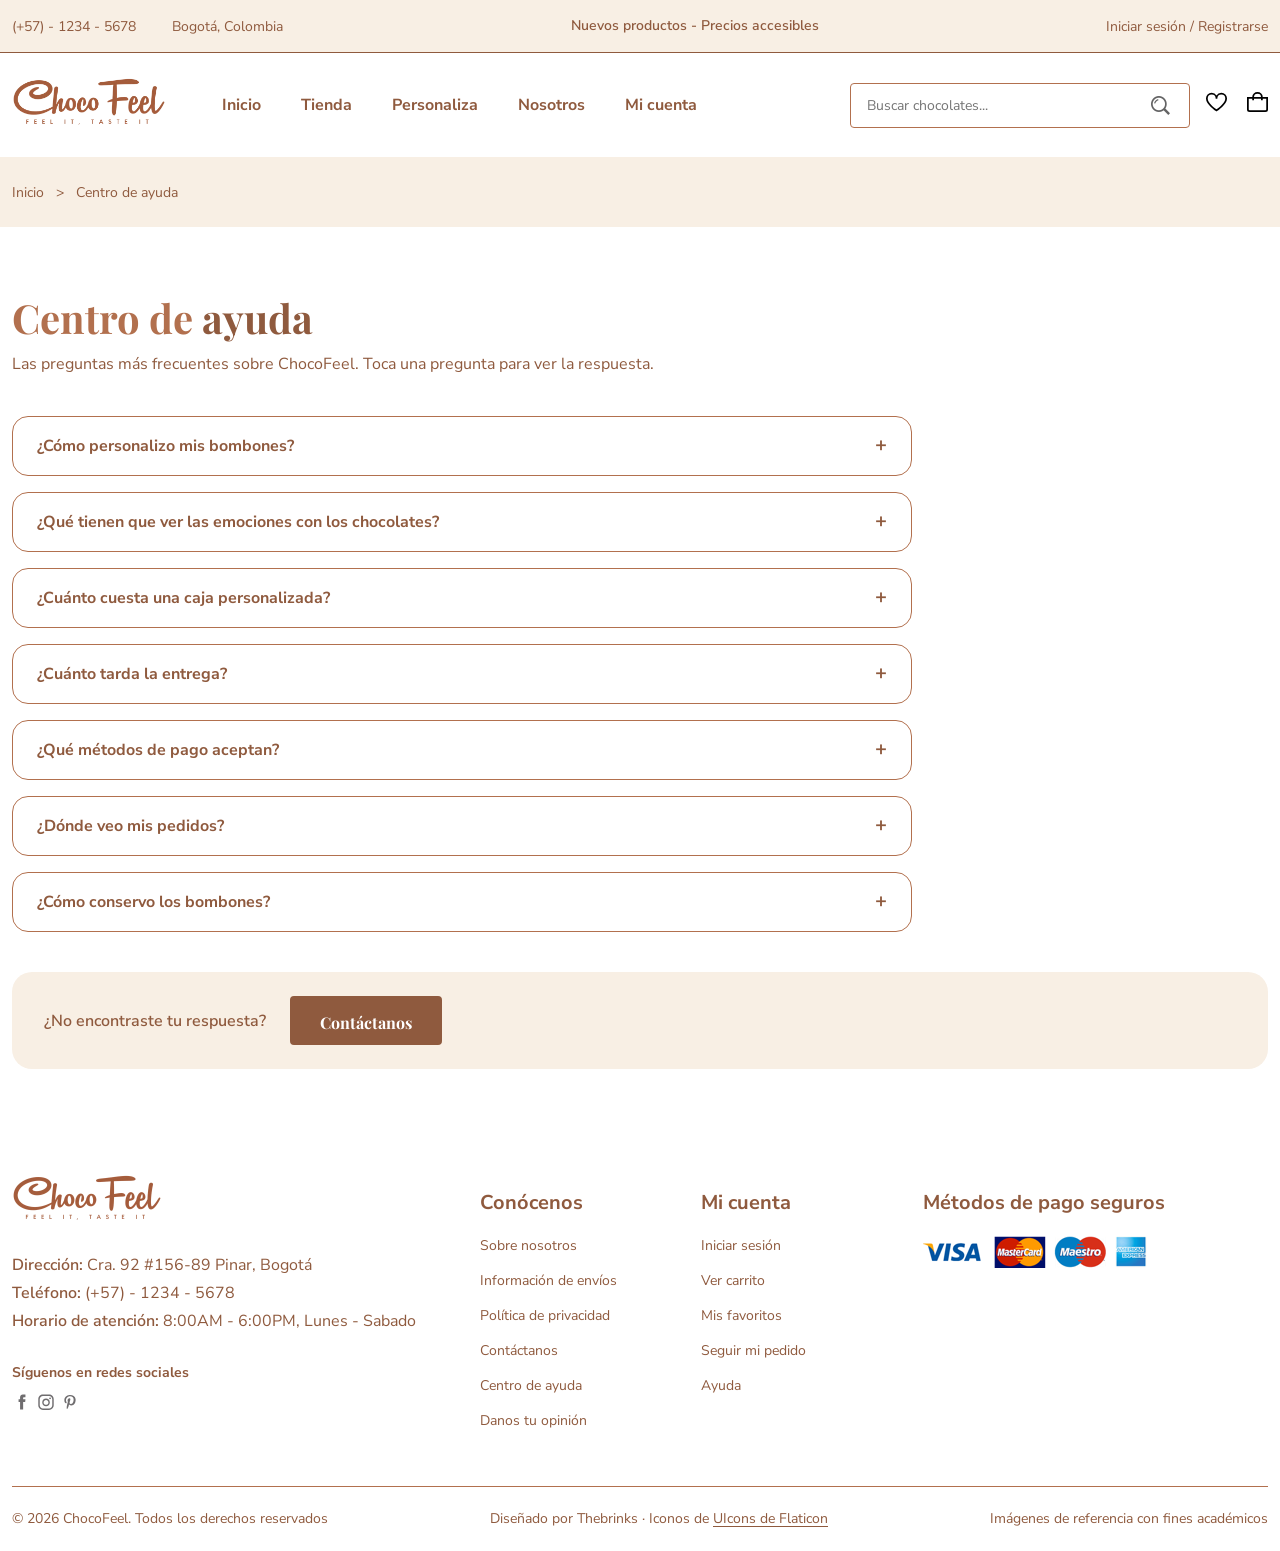
<file: help.html>
<!DOCTYPE html>
<html lang="es">
<head>
  <meta charset="UTF-8">
  <meta name="viewport" content="width=device-width, initial-scale=1.0">
  <!--================= SEO Y VISTA PREVIA AL COMPARTIR =================-->
  <meta name="description" content="Preguntas frecuentes de ChocoFeel: personalización, emociones, precios, entregas, pagos y cuidado de los bombones.">
  <meta name="theme-color" content="#8f5a3e">
  <meta property="og:type" content="website">
  <meta property="og:site_name" content="ChocoFeel">
  <meta property="og:locale" content="es_CO">
  <meta property="og:title" content="Centro de ayuda | ChocoFeel">
  <meta property="og:description" content="Preguntas frecuentes de ChocoFeel: personalización, emociones, precios, entregas, pagos y cuidado de los bombones.">
  <meta property="og:url" content="https://thebrinks.github.io/ChocoFeel/help.html">
  <meta property="og:image" content="https://thebrinks.github.io/ChocoFeel/assets/img/marca/og-chocofeel.jpg">
  <meta property="og:image:width" content="1200">
  <meta property="og:image:height" content="630">
  <meta property="og:image:alt" content="Logo de ChocoFeel junto a bombones de chocolate pintados de colores">
  <meta name="twitter:card" content="summary_large_image">
  <!--================= FLATICON =================-->
  <link 
    rel='stylesheet' 
    href='https://cdn-uicons.flaticon.com/4.0.0/uicons-regular-straight/css/uicons-regular-straight.css'>
  <!--================= GOOGLE FONTS =================-->
  <link rel="preconnect" href="https://fonts.googleapis.com">
  <link rel="preconnect" href="https://fonts.gstatic.com" crossorigin>
  <link rel="stylesheet" href="https://fonts.googleapis.com/css2?family=Nunito+Sans:opsz,wght@6..12,200..1000&family=Playfair+Display:wght@400..900&display=swap">
  <!--================= CSS =================-->
  <link rel="stylesheet" href="assets/css/styles.css">
  <link rel="icon" type="image/png" href="assets/img/marca/favicon-chocofeel-32pixeles.png">
  <title>Centro de ayuda | ChocoFeel</title>
</head>
<body>
  <!--================= HEADER =================-->
  <header class="header">
    <div class="header__top">
      <div class="header__container container">
        <div class="header__contact">
          <span>(+57) - 1234 - 5678</span>
          <span> Bogotá, Colombia</span>
        </div>
        <p class="header__alert-news">
          Nuevos productos - Precios accesibles
        </p>
        <a href="login-register.html" class="header__top-action">
          Iniciar sesión / Registrarse
        </a>
      </div>
    </div>
    <nav class="nav container">
      <a href="index.html" class="nav__logo">
          <img src="assets/img/marca/logo-chocofeel-mejorado-sinfondo.webp" alt="ChocoFeel - Inicio" class="nav__logo-img">
      </a>
      <div class="nav__menu" id="nav-menu">
        <button type="button" class="nav__close" id="nav-close" aria-label="Cerrar menú">
          <svg viewBox="0 0 24 24" width="24" height="24" aria-hidden="true">
            <path d="M5 5l14 14M19 5L5 19" stroke="currentColor" stroke-width="2" stroke-linecap="round"/>
          </svg>
        </button>
        <ul class="nav__list">
          <li class="nav__item">
            <a href="index.html" class="nav__link">Inicio</a>
          </li>
          <li class="nav__item">
            <a href="shop.html" class="nav__link">Tienda</a>
          </li>
          <li class="nav__item">
            <a href="customize.html" class="nav__link">Personaliza</a>
          </li>
          <li class="nav__item">
            <a href="about.html" class="nav__link">Nosotros</a>
          </li>
          <li class="nav__item">
            <a href="accounts.html" class="nav__link">Mi cuenta</a>
          </li>
        </ul>
        <div class="header__search">
          <input type="text" placeholder="Buscar chocolates..." class="form__input" aria-label="Buscar chocolates">
          <button class="search__btn" aria-label="Buscar">
            <img src="assets/img/icons/search.png" alt="">
          </button>
        </div>
      </div>
      <div class="header__user-actions">
          <a href="wishlist.html" class="header__action-btn" aria-label="Favoritos">
            <img src="assets/img/icons/icon-heart.svg" alt="">
            <span class="count" hidden>0</span>
          </a>
          <a href="cart.html" class="header__action-btn" aria-label="Carrito">
            <img src="assets/img/icons/icon-cart.svg" alt="">
            <span class="count" hidden>0</span>
          </a>
          <button type="button" class="nav__toggle" id="nav-toggle" aria-label="Abrir menú" aria-expanded="false" aria-controls="nav-menu">
            <img src="assets/img/icons/menu-burger.svg" alt="">
          </button>
      </div>
    </nav>
  </header>
  <!--================= MAIN =================-->
  <main class="main">
    <!--================= BREADCRUMB =================-->
    <section class="breadcrumb">
      <ul class="breadcrumb__list flex container">
        <li><a href="index.html" class="breadcrumb__link">Inicio</a></li>
        <li><span class="breadcrumb__link">></span></li>
        <li><span class="breadcrumb__link">Centro de ayuda</span></li>
      </ul>
    </section>
    <!--================= HELP =================-->
    <section class="info section--lg container">
      <h1 class="cart__title">Centro de <span>ayuda</span></h1>
      <p class="info__intro">Las preguntas más frecuentes sobre ChocoFeel. Toca una pregunta para ver la respuesta.</p>

      <!-- <details> abre y cierra cada respuesta sin JavaScript -->
      <div class="help__list">
        <details class="help__item">
          <summary>¿Cómo personalizo mis bombones?</summary>
          <p>
            Entra a <a href="customize.html">Personaliza</a> y elige, paso a paso, la forma, el tipo
            de chocolate, el relleno, la decoración y el tamaño de la caja. También puedes escribir
            un mensaje para la tarjeta. El precio se actualiza con cada opción.
          </p>
        </details>
        <details class="help__item">
          <summary>¿Qué tienen que ver las emociones con los chocolates?</summary>
          <p>
            En ChocoFeel cada emoción tiene su sabor. Si eliges cómo te sientes (alegría, calma, amor,
            nostalgia o energía), te sugerimos un relleno y unos colores. En la
            <a href="shop.html">tienda</a> también puedes filtrar los chocolates por emoción.
          </p>
        </details>
        <details class="help__item">
          <summary>¿Cuánto cuesta una caja personalizada?</summary>
          <p>
            Cada bombón cuesta desde $4.000 COP. Algunos rellenos y decoraciones tienen un recargo,
            que se muestra junto a cada opción. Las cajas son de 4, 6, 9 o 12 bombones, y cada
            bombón mide aprox. 3 cm de ancho y pesa unos 12 g.
          </p>
        </details>
        <details class="help__item">
          <summary>¿Cuánto tarda la entrega?</summary>
          <p>
            Los chocolates de la tienda llegan en 1 a 2 días hábiles y las cajas personalizadas en
            3 días hábiles. Más detalles en <a href="shipping.html">Información de envíos</a>.
          </p>
        </details>
        <details class="help__item">
          <summary>¿Qué métodos de pago aceptan?</summary>
          <p>
            Tarjeta de crédito o débito, PSE y pago contra entrega. En esta versión de demostración
            no se realiza ningún cobro.
          </p>
        </details>
        <details class="help__item">
          <summary>¿Dónde veo mis pedidos?</summary>
          <p>
            Inicia sesión y entra a <a href="accounts.html">Mi cuenta</a>: en "Mis pedidos" verás el
            número, la fecha, los productos y el total de cada compra.
          </p>
        </details>
        <details class="help__item">
          <summary>¿Cómo conservo los bombones?</summary>
          <p>
            Guárdalos en un lugar fresco y seco, lejos del sol y de olores fuertes, para que el
            chocolate y la pintura se mantengan como el primer día.
          </p>
        </details>
      </div>

      <div class="info__box">
        <p>¿No encontraste tu respuesta?</p>
        <a href="contact.html" class="btn">Contáctanos</a>
      </div>
    </section>
  </main>
  <!--================= FOOTER =================-->
  <footer class="footer container">
    <div class="footer__container grid">
      <div class="footer__content">
        <a href="index.html" class="footer__logo">
          <img src="assets/img/marca/logo-chocofeel-mejorado-sinfondo.webp" alt="ChocoFeel - Inicio" class="footer__logo-img">
        </a>
        <p class="footer__description">
          <span>Dirección:</span> Cra. 92 #156-89 Pinar, Bogotá
        </p>
        <p class="footer__description">
          <span>Teléfono:</span> (+57) - 1234 - 5678
        </p>
        <p class="footer__description">
          <span>Horario de atención:</span> 8:00AM - 6:00PM, Lunes - Sabado
        </p>
        <div class="footer__social">
          <h2 class="footer__subtitle">Síguenos en redes sociales</h2>
          <!-- target="_blank" abre otra pestaña; rel="noopener" evita que esa pestaña controle la nuestra -->
          <div class="footer__social-links flex">
            <a href="https://www.facebook.com/profile.php?id=61595701816615" target="_blank" rel="noopener noreferrer">
              <img src="assets/img/icons/icon-facebook.svg" alt="Facebook de ChocoFeel" class="footer__social-icon">
            </a>
            <a href="https://www.instagram.com/chocofeel.cf/" target="_blank" rel="noopener noreferrer">
              <img src="assets/img/icons/icon-instagram.svg" alt="Instagram de ChocoFeel" class="footer__social-icon">
            </a>
            <a href="https://pin.it/2lU4I6KXs" target="_blank" rel="noopener noreferrer">
              <img src="assets/img/icons/icon-pinterest.svg" alt="Pinterest de ChocoFeel" class="footer__social-icon">
            </a>
          </div>
        </div>
      </div>

      <div class="footer__content">
        <h2 class="footer__title">Conócenos</h2>
        <ul class="footer__links">
          <li><a href="about.html" class="footer__link">Sobre nosotros</a></li>
          <li><a href="shipping.html" class="footer__link">Información de envíos</a></li>
          <li><a href="privacy.html" class="footer__link">Política de privacidad</a></li>
          <li><a href="contact.html" class="footer__link">Contáctanos</a></li>
          <li><a href="help.html" class="footer__link">Centro de ayuda</a></li>
          <li><a href="https://docs.google.com/forms/d/e/1FAIpQLSehI1_Sg95bypvRVakAREnvJ4B_L1ikvSMp5z1ncz8jY75HRQ/viewform" class="footer__link" target="_blank" rel="noopener noreferrer">Danos tu opinión<span class="sr-only"> (se abre en otra pestaña)</span></a></li>
        </ul>
      </div>

      <div class="footer__content">
        <h2 class="footer__title">Mi cuenta</h2>
        <ul class="footer__links">
          <li><a href="login-register.html" class="footer__link">Iniciar sesión</a></li>
          <li><a href="cart.html" class="footer__link">Ver carrito</a></li>
          <li><a href="wishlist.html" class="footer__link">Mis favoritos</a></li>
          <li><a href="accounts.html" class="footer__link">Seguir mi pedido</a></li>
          <li><a href="help.html" class="footer__link">Ayuda</a></li>
        </ul>
      </div>

      <div class="footer__content">
        <h2 class="footer__title">Métodos de pago seguros</h2>

        <img src="assets/img/payment-method/payment-method.webp" alt="Métodos de pago: Visa, Mastercard, Maestro y American Express" class="payment__img">
      </div>
    </div>

    <div class="footer__bottom">
      <p class="copyright">&copy; 2026 ChocoFeel. Todos los derechos reservados </p>
      <p class="designer">
        Diseñado por Thebrinks · Iconos de <a href="https://www.flaticon.es/uicons" 
        target="_blank">UIcons de Flaticon</a>
      </p>
      <p class="designer">
        Imágenes de referencia con fines académicos
      </p>
    </div>
  </footer>
  <!--================= JS =================-->
  <script src="assets/js/products.js"></script>
  <script src="assets/js/main.js"></script>
</body>
</html>
</file>
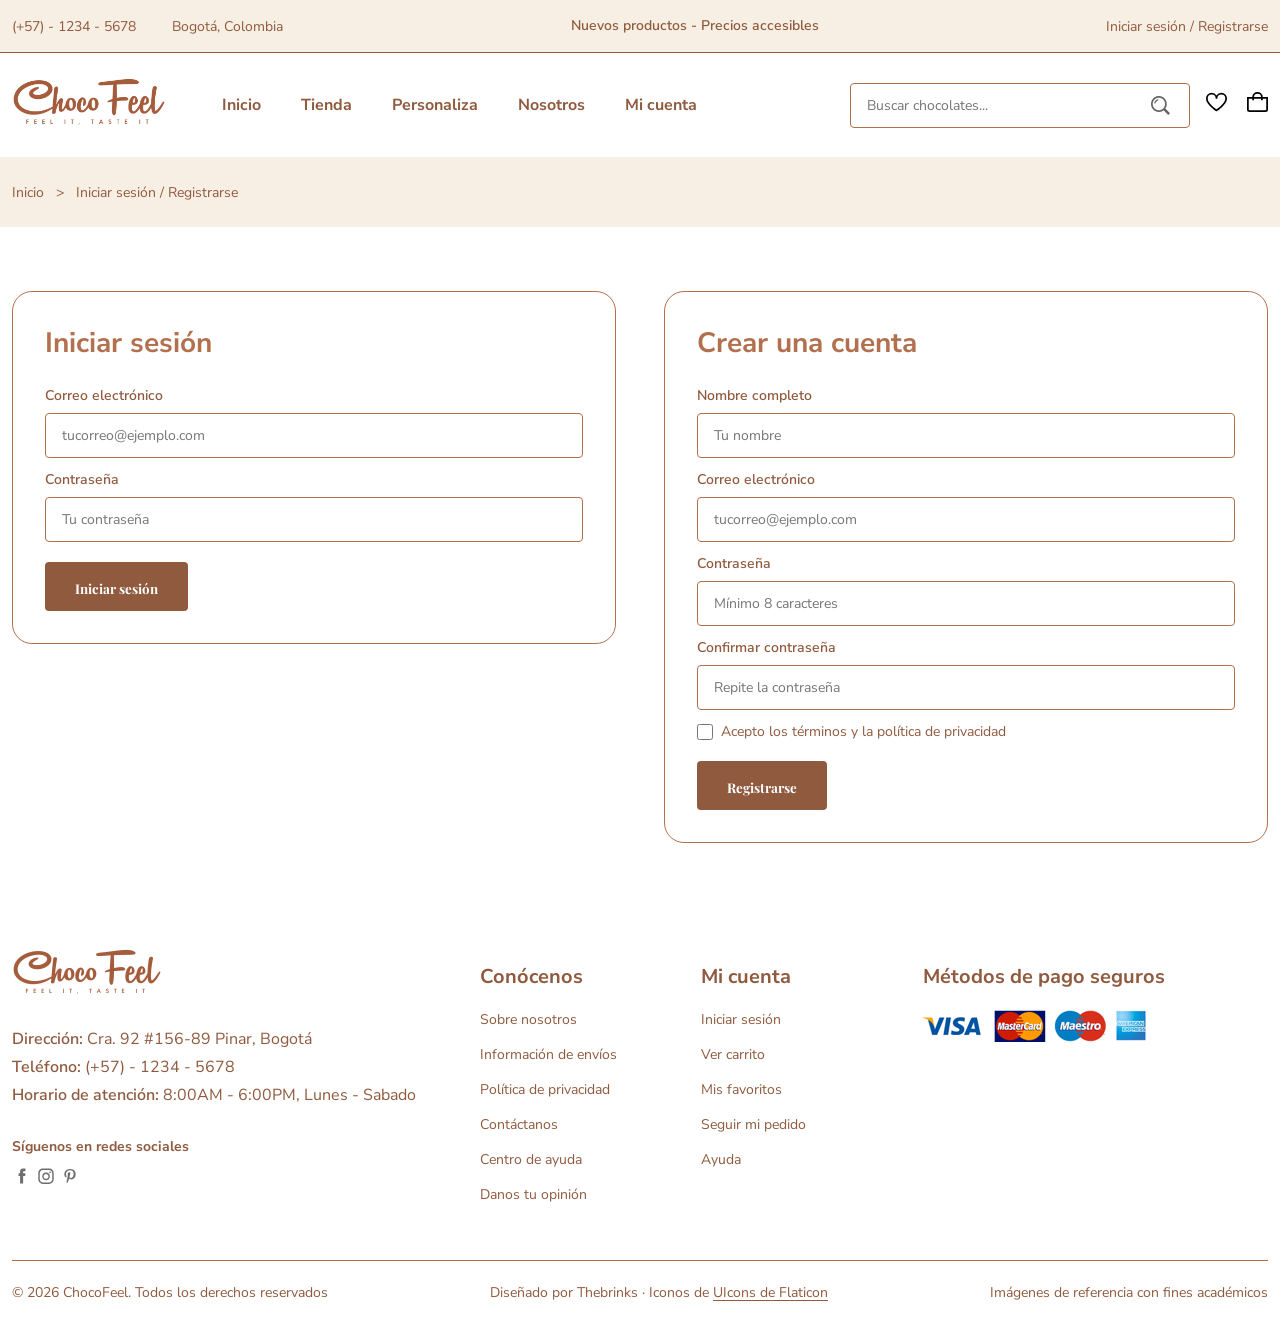
<file: login-register.html>
<!DOCTYPE html>
<html lang="es">
<head>
  <meta charset="UTF-8">
  <meta name="viewport" content="width=device-width, initial-scale=1.0">
  <!--================= SEO Y VISTA PREVIA AL COMPARTIR =================-->
  <meta name="description" content="Inicia sesión o crea tu cuenta en ChocoFeel para guardar tus datos y ver tus pedidos.">
  <meta name="theme-color" content="#8f5a3e">
  <meta property="og:type" content="website">
  <meta property="og:site_name" content="ChocoFeel">
  <meta property="og:locale" content="es_CO">
  <meta property="og:title" content="Iniciar sesión | ChocoFeel">
  <meta property="og:description" content="Inicia sesión o crea tu cuenta en ChocoFeel para guardar tus datos y ver tus pedidos.">
  <meta property="og:url" content="https://thebrinks.github.io/ChocoFeel/login-register.html">
  <meta property="og:image" content="https://thebrinks.github.io/ChocoFeel/assets/img/marca/og-chocofeel.jpg">
  <meta property="og:image:width" content="1200">
  <meta property="og:image:height" content="630">
  <meta property="og:image:alt" content="Logo de ChocoFeel junto a bombones de chocolate pintados de colores">
  <meta name="twitter:card" content="summary_large_image">
  <!--================= FLATICON =================-->
  <link 
    rel='stylesheet' 
    href='https://cdn-uicons.flaticon.com/4.0.0/uicons-regular-straight/css/uicons-regular-straight.css'>
  <!--================= GOOGLE FONTS =================-->
  <link rel="preconnect" href="https://fonts.googleapis.com">
  <link rel="preconnect" href="https://fonts.gstatic.com" crossorigin>
  <link rel="stylesheet" href="https://fonts.googleapis.com/css2?family=Nunito+Sans:opsz,wght@6..12,200..1000&family=Playfair+Display:wght@400..900&display=swap">
  <!--================= CSS =================-->
  <link rel="stylesheet" href="assets/css/styles.css">
  <link rel="icon" type="image/png" href="assets/img/marca/favicon-chocofeel-32pixeles.png">
  <title>Iniciar sesión | ChocoFeel</title>
</head>
<body>
  <!--================= HEADER =================-->
  <header class="header">
    <div class="header__top">
      <div class="header__container container">
        <div class="header__contact">
          <span>(+57) - 1234 - 5678</span>
          <span> Bogotá, Colombia</span>
        </div>
        <p class="header__alert-news">
          Nuevos productos - Precios accesibles
        </p>
        <a href="login-register.html" class="header__top-action">
          Iniciar sesión / Registrarse
        </a>
      </div>
    </div>
    <nav class="nav container">
      <a href="index.html" class="nav__logo">
          <img src="assets/img/marca/logo-chocofeel-mejorado-sinfondo.webp" alt="ChocoFeel - Inicio" class="nav__logo-img">
      </a>
      <div class="nav__menu" id="nav-menu">
        <button type="button" class="nav__close" id="nav-close" aria-label="Cerrar menú">
          <svg viewBox="0 0 24 24" width="24" height="24" aria-hidden="true">
            <path d="M5 5l14 14M19 5L5 19" stroke="currentColor" stroke-width="2" stroke-linecap="round"/>
          </svg>
        </button>
        <ul class="nav__list">
          <li class="nav__item">
            <a href="index.html" class="nav__link">Inicio</a>
          </li>
          <li class="nav__item">
            <a href="shop.html" class="nav__link">Tienda</a>
          </li>
          <li class="nav__item">
            <a href="customize.html" class="nav__link">Personaliza</a>
          </li>
          <li class="nav__item">
            <a href="about.html" class="nav__link">Nosotros</a>
          </li>
          <li class="nav__item">
            <a href="accounts.html" class="nav__link">Mi cuenta</a>
          </li>
        </ul>
        <div class="header__search">
          <input type="text" placeholder="Buscar chocolates..." class="form__input" aria-label="Buscar chocolates">
          <button class="search__btn" aria-label="Buscar">
            <img src="assets/img/icons/search.png" alt="">
          </button>
        </div>
      </div>
      <div class="header__user-actions">
          <a href="wishlist.html" class="header__action-btn" aria-label="Favoritos">
            <img src="assets/img/icons/icon-heart.svg" alt="">
            <span class="count" hidden>0</span>
          </a>
          <a href="cart.html" class="header__action-btn" aria-label="Carrito">
            <img src="assets/img/icons/icon-cart.svg" alt="">
            <span class="count" hidden>0</span>
          </a>
          <button type="button" class="nav__toggle" id="nav-toggle" aria-label="Abrir menú" aria-expanded="false" aria-controls="nav-menu">
            <img src="assets/img/icons/menu-burger.svg" alt="">
          </button>
      </div>
    </nav>
  </header>
  <!--================= MAIN =================-->
  <main class="main">
    <!--================= BREADCRUMB =================-->
    <section class="breadcrumb">
      <ul class="breadcrumb__list flex container">
        <li><a href="index.html" class="breadcrumb__link">Inicio</a></li>
        <li><span class="breadcrumb__link">></span></li>
        <li><span class="breadcrumb__link">Iniciar sesión / Registrarse</span></li>
      </ul>
    </section>
    <!--================= LOGIN & REGISTER =================-->
    <section class="login-register section--lg">
      <h1 class="sr-only">Iniciar sesión o crear una cuenta</h1>
      <div class="login-register__container container grid">
        <div class="login">
          <h2 class="section__title">Iniciar sesión</h2>
          <form class="form grid" id="login-form" novalidate>
            <label class="form__label" for="login-email">Correo electrónico</label>
            <input type="email" id="login-email" name="email" class="form__input" placeholder="tucorreo@ejemplo.com" autocomplete="email" required>

            <label class="form__label" for="login-password">Contraseña</label>
            <input type="password" id="login-password" name="password" class="form__input" placeholder="Tu contraseña" autocomplete="current-password" required>

            <p class="form__error" role="alert"></p>
            <div class="form__btn">
              <button type="submit" class="btn">Iniciar sesión</button>
            </div>
          </form>
        </div>

        <div class="register">
          <h2 class="section__title">Crear una cuenta</h2>
          <form class="form grid" id="register-form" novalidate>
            <label class="form__label" for="register-name">Nombre completo</label>
            <input type="text" id="register-name" name="name" class="form__input" placeholder="Tu nombre" autocomplete="name" required>

            <label class="form__label" for="register-email">Correo electrónico</label>
            <input type="email" id="register-email" name="email" class="form__input" placeholder="tucorreo@ejemplo.com" autocomplete="email" required>

            <label class="form__label" for="register-password">Contraseña</label>
            <input type="password" id="register-password" name="password" class="form__input" placeholder="Mínimo 8 caracteres" autocomplete="new-password" minlength="8" required>

            <label class="form__label" for="register-confirm">Confirmar contraseña</label>
            <input type="password" id="register-confirm" name="confirm" class="form__input" placeholder="Repite la contraseña" autocomplete="new-password" required>

            <label class="form__check">
              <input type="checkbox" name="terms" required>
              <span>Acepto los términos y la política de privacidad</span>
            </label>

            <p class="form__error" role="alert"></p>
            <div class="form__btn">
              <button type="submit" class="btn">Registrarse</button>
            </div>
          </form>
        </div>
      </div>
    </section>
  </main>
  <!--================= FOOTER =================-->
  <footer class="footer container">
    <div class="footer__container grid">
      <div class="footer__content">
        <a href="index.html" class="footer__logo">
          <img src="assets/img/marca/logo-chocofeel-mejorado-sinfondo.webp" alt="ChocoFeel - Inicio" class="footer__logo-img">
        </a>
        <p class="footer__description">
          <span>Dirección:</span> Cra. 92 #156-89 Pinar, Bogotá
        </p>
        <p class="footer__description">
          <span>Teléfono:</span> (+57) - 1234 - 5678
        </p>
        <p class="footer__description">
          <span>Horario de atención:</span> 8:00AM - 6:00PM, Lunes - Sabado
        </p>
        <div class="footer__social">
          <h2 class="footer__subtitle">Síguenos en redes sociales</h2>
          <!-- target="_blank" abre otra pestaña; rel="noopener" evita que esa pestaña controle la nuestra -->
          <div class="footer__social-links flex">
            <a href="https://www.facebook.com/profile.php?id=61595701816615" target="_blank" rel="noopener noreferrer">
              <img src="assets/img/icons/icon-facebook.svg" alt="Facebook de ChocoFeel" class="footer__social-icon">
            </a>
            <a href="https://www.instagram.com/chocofeel.cf/" target="_blank" rel="noopener noreferrer">
              <img src="assets/img/icons/icon-instagram.svg" alt="Instagram de ChocoFeel" class="footer__social-icon">
            </a>
            <a href="https://pin.it/2lU4I6KXs" target="_blank" rel="noopener noreferrer">
              <img src="assets/img/icons/icon-pinterest.svg" alt="Pinterest de ChocoFeel" class="footer__social-icon">
            </a>
          </div>
        </div>
      </div>

      <div class="footer__content">
        <h2 class="footer__title">Conócenos</h2>
        <ul class="footer__links">
          <li><a href="about.html" class="footer__link">Sobre nosotros</a></li>
          <li><a href="shipping.html" class="footer__link">Información de envíos</a></li>
          <li><a href="privacy.html" class="footer__link">Política de privacidad</a></li>
          <li><a href="contact.html" class="footer__link">Contáctanos</a></li>
          <li><a href="help.html" class="footer__link">Centro de ayuda</a></li>
          <li><a href="https://docs.google.com/forms/d/e/1FAIpQLSehI1_Sg95bypvRVakAREnvJ4B_L1ikvSMp5z1ncz8jY75HRQ/viewform" class="footer__link" target="_blank" rel="noopener noreferrer">Danos tu opinión<span class="sr-only"> (se abre en otra pestaña)</span></a></li>
        </ul>
      </div>

      <div class="footer__content">
        <h2 class="footer__title">Mi cuenta</h2>
        <ul class="footer__links">
          <li><a href="login-register.html" class="footer__link">Iniciar sesión</a></li>
          <li><a href="cart.html" class="footer__link">Ver carrito</a></li>
          <li><a href="wishlist.html" class="footer__link">Mis favoritos</a></li>
          <li><a href="accounts.html" class="footer__link">Seguir mi pedido</a></li>
          <li><a href="help.html" class="footer__link">Ayuda</a></li>
        </ul>
      </div>

      <div class="footer__content">
        <h2 class="footer__title">Métodos de pago seguros</h2>

        <img src="assets/img/payment-method/payment-method.webp" alt="Métodos de pago: Visa, Mastercard, Maestro y American Express" class="payment__img">
      </div>
    </div>

    <div class="footer__bottom">
      <p class="copyright">&copy; 2026 ChocoFeel. Todos los derechos reservados </p>
      <p class="designer">
        Diseñado por Thebrinks · Iconos de <a href="https://www.flaticon.es/uicons" 
        target="_blank">UIcons de Flaticon</a>
      </p>
      <p class="designer">
        Imágenes de referencia con fines académicos
      </p>
    </div>
  </footer>
  <!--================= JS =================-->
  <script src="assets/js/products.js"></script>
  <script src="assets/js/main.js"></script>
  <script src="assets/js/login.js"></script>
</body>
</html>
</file>
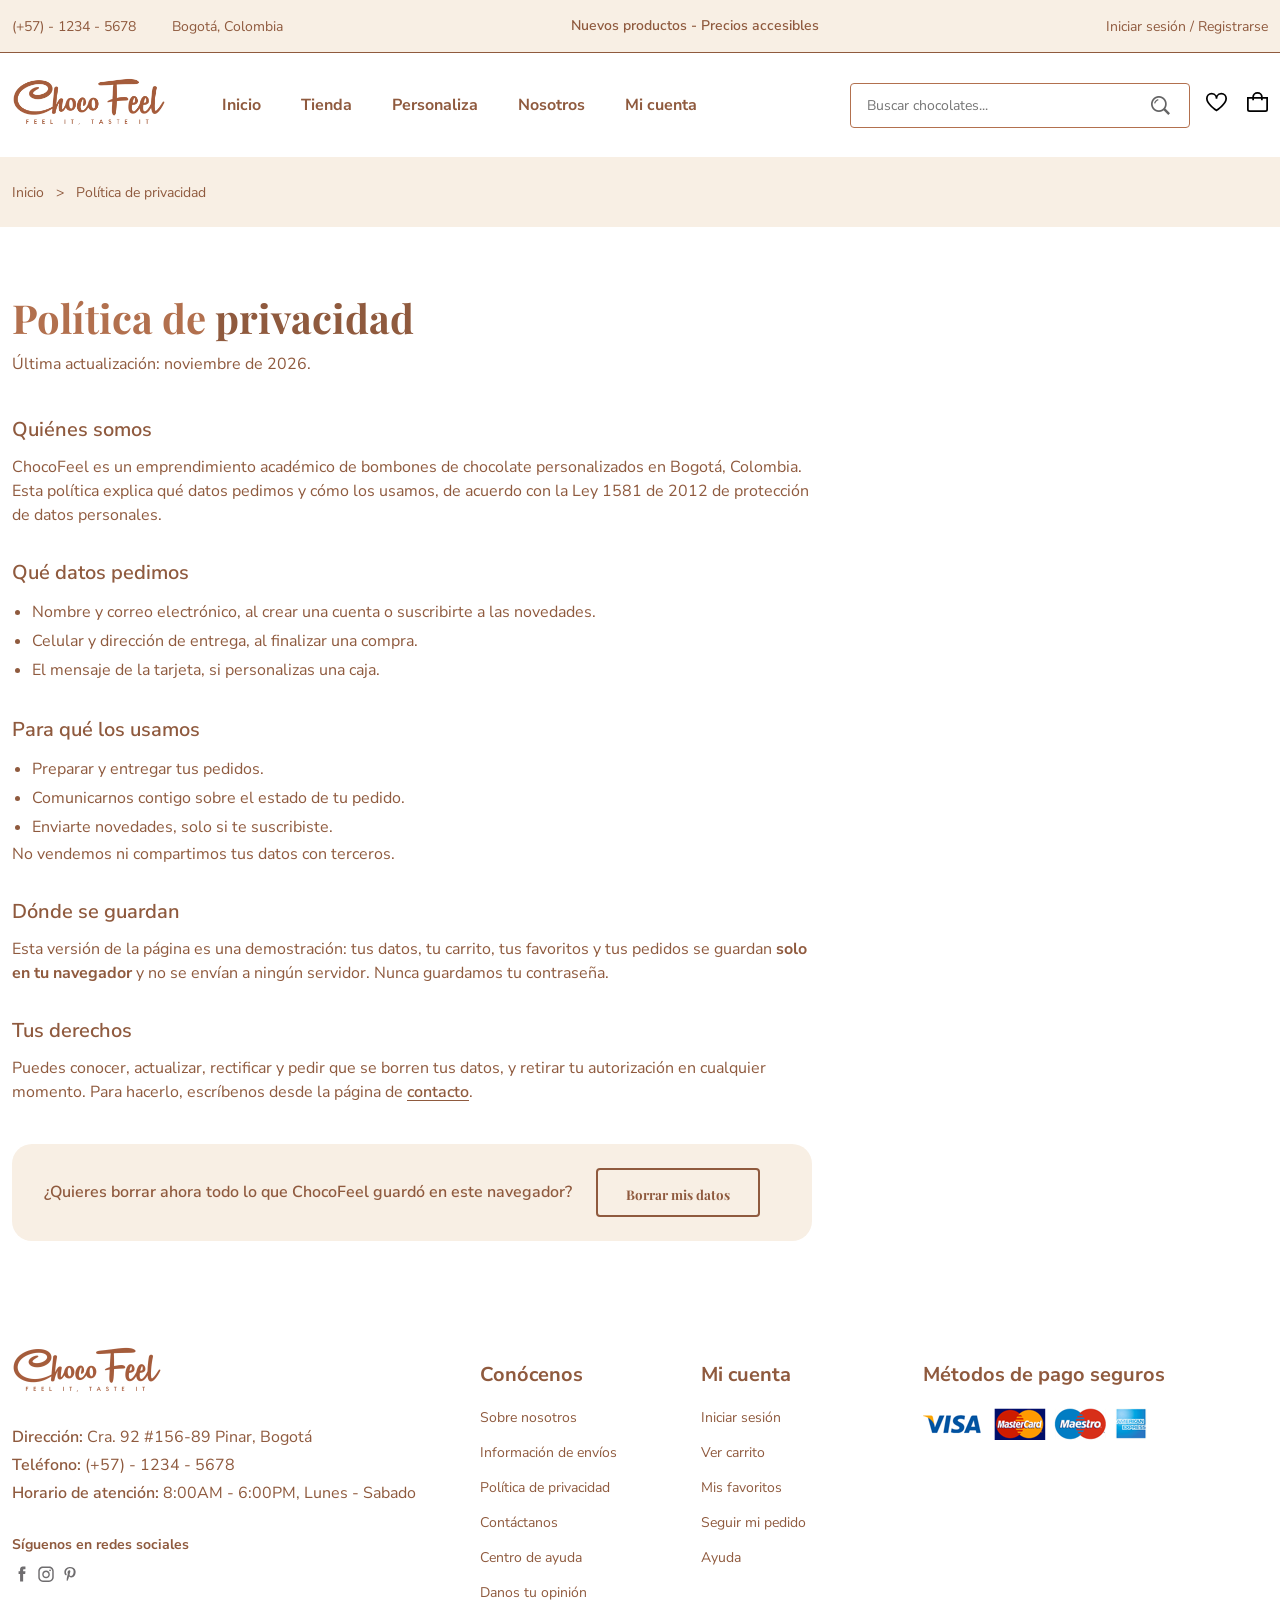
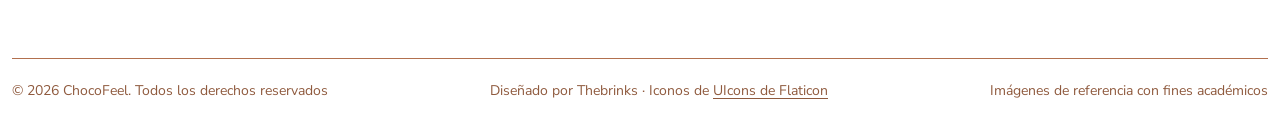
<file: privacy.html>
<!DOCTYPE html>
<html lang="es">
<head>
  <meta charset="UTF-8">
  <meta name="viewport" content="width=device-width, initial-scale=1.0">
  <!--================= SEO Y VISTA PREVIA AL COMPARTIR =================-->
  <meta name="description" content="Política de privacidad de ChocoFeel: qué datos pedimos, para qué los usamos y tus derechos según la Ley 1581 de 2012.">
  <meta name="theme-color" content="#8f5a3e">
  <meta property="og:type" content="website">
  <meta property="og:site_name" content="ChocoFeel">
  <meta property="og:locale" content="es_CO">
  <meta property="og:title" content="Política de privacidad | ChocoFeel">
  <meta property="og:description" content="Política de privacidad de ChocoFeel: qué datos pedimos, para qué los usamos y tus derechos según la Ley 1581 de 2012.">
  <meta property="og:url" content="https://thebrinks.github.io/ChocoFeel/privacy.html">
  <meta property="og:image" content="https://thebrinks.github.io/ChocoFeel/assets/img/marca/og-chocofeel.jpg">
  <meta property="og:image:width" content="1200">
  <meta property="og:image:height" content="630">
  <meta property="og:image:alt" content="Logo de ChocoFeel junto a bombones de chocolate pintados de colores">
  <meta name="twitter:card" content="summary_large_image">
  <!--================= FLATICON =================-->
  <link 
    rel='stylesheet' 
    href='https://cdn-uicons.flaticon.com/4.0.0/uicons-regular-straight/css/uicons-regular-straight.css'>
  <!--================= GOOGLE FONTS =================-->
  <link rel="preconnect" href="https://fonts.googleapis.com">
  <link rel="preconnect" href="https://fonts.gstatic.com" crossorigin>
  <link rel="stylesheet" href="https://fonts.googleapis.com/css2?family=Nunito+Sans:opsz,wght@6..12,200..1000&family=Playfair+Display:wght@400..900&display=swap">
  <!--================= CSS =================-->
  <link rel="stylesheet" href="assets/css/styles.css">
  <link rel="icon" type="image/png" href="assets/img/marca/favicon-chocofeel-32pixeles.png">
  <title>Política de privacidad | ChocoFeel</title>
</head>
<body>
  <!--================= HEADER =================-->
  <header class="header">
    <div class="header__top">
      <div class="header__container container">
        <div class="header__contact">
          <span>(+57) - 1234 - 5678</span>
          <span> Bogotá, Colombia</span>
        </div>
        <p class="header__alert-news">
          Nuevos productos - Precios accesibles
        </p>
        <a href="login-register.html" class="header__top-action">
          Iniciar sesión / Registrarse
        </a>
      </div>
    </div>
    <nav class="nav container">
      <a href="index.html" class="nav__logo">
          <img src="assets/img/marca/logo-chocofeel-mejorado-sinfondo.webp" alt="ChocoFeel - Inicio" class="nav__logo-img">
      </a>
      <div class="nav__menu" id="nav-menu">
        <button type="button" class="nav__close" id="nav-close" aria-label="Cerrar menú">
          <svg viewBox="0 0 24 24" width="24" height="24" aria-hidden="true">
            <path d="M5 5l14 14M19 5L5 19" stroke="currentColor" stroke-width="2" stroke-linecap="round"/>
          </svg>
        </button>
        <ul class="nav__list">
          <li class="nav__item">
            <a href="index.html" class="nav__link">Inicio</a>
          </li>
          <li class="nav__item">
            <a href="shop.html" class="nav__link">Tienda</a>
          </li>
          <li class="nav__item">
            <a href="customize.html" class="nav__link">Personaliza</a>
          </li>
          <li class="nav__item">
            <a href="about.html" class="nav__link">Nosotros</a>
          </li>
          <li class="nav__item">
            <a href="accounts.html" class="nav__link">Mi cuenta</a>
          </li>
        </ul>
        <div class="header__search">
          <input type="text" placeholder="Buscar chocolates..." class="form__input" aria-label="Buscar chocolates">
          <button class="search__btn" aria-label="Buscar">
            <img src="assets/img/icons/search.png" alt="">
          </button>
        </div>
      </div>
      <div class="header__user-actions">
          <a href="wishlist.html" class="header__action-btn" aria-label="Favoritos">
            <img src="assets/img/icons/icon-heart.svg" alt="">
            <span class="count" hidden>0</span>
          </a>
          <a href="cart.html" class="header__action-btn" aria-label="Carrito">
            <img src="assets/img/icons/icon-cart.svg" alt="">
            <span class="count" hidden>0</span>
          </a>
          <button type="button" class="nav__toggle" id="nav-toggle" aria-label="Abrir menú" aria-expanded="false" aria-controls="nav-menu">
            <img src="assets/img/icons/menu-burger.svg" alt="">
          </button>
      </div>
    </nav>
  </header>
  <!--================= MAIN =================-->
  <main class="main">
    <!--================= BREADCRUMB =================-->
    <section class="breadcrumb">
      <ul class="breadcrumb__list flex container">
        <li><a href="index.html" class="breadcrumb__link">Inicio</a></li>
        <li><span class="breadcrumb__link">></span></li>
        <li><span class="breadcrumb__link">Política de privacidad</span></li>
      </ul>
    </section>
    <!--================= PRIVACY =================-->
    <section class="info section--lg container">
      <h1 class="cart__title">Política de <span>privacidad</span></h1>
      <p class="info__intro">Última actualización: noviembre de 2026.</p>

      <div class="info__content">
        <h2>Quiénes somos</h2>
        <p>
          ChocoFeel es un emprendimiento académico de bombones de chocolate personalizados en
          Bogotá, Colombia. Esta política explica qué datos pedimos y cómo los usamos, de acuerdo
          con la Ley 1581 de 2012 de protección de datos personales.
        </p>

        <h2>Qué datos pedimos</h2>
        <ul>
          <li>Nombre y correo electrónico, al crear una cuenta o suscribirte a las novedades.</li>
          <li>Celular y dirección de entrega, al finalizar una compra.</li>
          <li>El mensaje de la tarjeta, si personalizas una caja.</li>
        </ul>

        <h2>Para qué los usamos</h2>
        <ul>
          <li>Preparar y entregar tus pedidos.</li>
          <li>Comunicarnos contigo sobre el estado de tu pedido.</li>
          <li>Enviarte novedades, solo si te suscribiste.</li>
        </ul>
        <p>No vendemos ni compartimos tus datos con terceros.</p>

        <h2>Dónde se guardan</h2>
        <p>
          Esta versión de la página es una demostración: tus datos, tu carrito, tus favoritos y
          tus pedidos se guardan <strong>solo en tu navegador</strong> y no se envían a ningún
          servidor. Nunca guardamos tu contraseña.
        </p>

        <h2>Tus derechos</h2>
        <p>
          Puedes conocer, actualizar, rectificar y pedir que se borren tus datos, y retirar tu
          autorización en cualquier momento. Para hacerlo, escríbenos desde la página de
          <a href="contact.html">contacto</a>.
        </p>

        <div class="info__box">
          <p>¿Quieres borrar ahora todo lo que ChocoFeel guardó en este navegador?</p>
          <button type="button" class="btn btn--outline" id="clear-data">Borrar mis datos</button>
          <p class="accounts__saved" id="clear-data-message" role="status"></p>
        </div>
      </div>
    </section>
  </main>
  <!--================= FOOTER =================-->
  <footer class="footer container">
    <div class="footer__container grid">
      <div class="footer__content">
        <a href="index.html" class="footer__logo">
          <img src="assets/img/marca/logo-chocofeel-mejorado-sinfondo.webp" alt="ChocoFeel - Inicio" class="footer__logo-img">
        </a>
        <p class="footer__description">
          <span>Dirección:</span> Cra. 92 #156-89 Pinar, Bogotá
        </p>
        <p class="footer__description">
          <span>Teléfono:</span> (+57) - 1234 - 5678
        </p>
        <p class="footer__description">
          <span>Horario de atención:</span> 8:00AM - 6:00PM, Lunes - Sabado
        </p>
        <div class="footer__social">
          <h2 class="footer__subtitle">Síguenos en redes sociales</h2>
          <!-- target="_blank" abre otra pestaña; rel="noopener" evita que esa pestaña controle la nuestra -->
          <div class="footer__social-links flex">
            <a href="https://www.facebook.com/profile.php?id=61595701816615" target="_blank" rel="noopener noreferrer">
              <img src="assets/img/icons/icon-facebook.svg" alt="Facebook de ChocoFeel" class="footer__social-icon">
            </a>
            <a href="https://www.instagram.com/chocofeel.cf/" target="_blank" rel="noopener noreferrer">
              <img src="assets/img/icons/icon-instagram.svg" alt="Instagram de ChocoFeel" class="footer__social-icon">
            </a>
            <a href="https://pin.it/2lU4I6KXs" target="_blank" rel="noopener noreferrer">
              <img src="assets/img/icons/icon-pinterest.svg" alt="Pinterest de ChocoFeel" class="footer__social-icon">
            </a>
          </div>
        </div>
      </div>

      <div class="footer__content">
        <h2 class="footer__title">Conócenos</h2>
        <ul class="footer__links">
          <li><a href="about.html" class="footer__link">Sobre nosotros</a></li>
          <li><a href="shipping.html" class="footer__link">Información de envíos</a></li>
          <li><a href="privacy.html" class="footer__link">Política de privacidad</a></li>
          <li><a href="contact.html" class="footer__link">Contáctanos</a></li>
          <li><a href="help.html" class="footer__link">Centro de ayuda</a></li>
          <li><a href="https://docs.google.com/forms/d/e/1FAIpQLSehI1_Sg95bypvRVakAREnvJ4B_L1ikvSMp5z1ncz8jY75HRQ/viewform" class="footer__link" target="_blank" rel="noopener noreferrer">Danos tu opinión<span class="sr-only"> (se abre en otra pestaña)</span></a></li>
        </ul>
      </div>

      <div class="footer__content">
        <h2 class="footer__title">Mi cuenta</h2>
        <ul class="footer__links">
          <li><a href="login-register.html" class="footer__link">Iniciar sesión</a></li>
          <li><a href="cart.html" class="footer__link">Ver carrito</a></li>
          <li><a href="wishlist.html" class="footer__link">Mis favoritos</a></li>
          <li><a href="accounts.html" class="footer__link">Seguir mi pedido</a></li>
          <li><a href="help.html" class="footer__link">Ayuda</a></li>
        </ul>
      </div>

      <div class="footer__content">
        <h2 class="footer__title">Métodos de pago seguros</h2>

        <img src="assets/img/payment-method/payment-method.webp" alt="Métodos de pago: Visa, Mastercard, Maestro y American Express" class="payment__img">
      </div>
    </div>

    <div class="footer__bottom">
      <p class="copyright">&copy; 2026 ChocoFeel. Todos los derechos reservados </p>
      <p class="designer">
        Diseñado por Thebrinks · Iconos de <a href="https://www.flaticon.es/uicons" 
        target="_blank">UIcons de Flaticon</a>
      </p>
      <p class="designer">
        Imágenes de referencia con fines académicos
      </p>
    </div>
  </footer>
  <!--================= JS =================-->
  <script src="assets/js/products.js"></script>
  <script src="assets/js/main.js"></script>
  <script src="assets/js/privacy.js"></script>
</body>
</html>
</file>
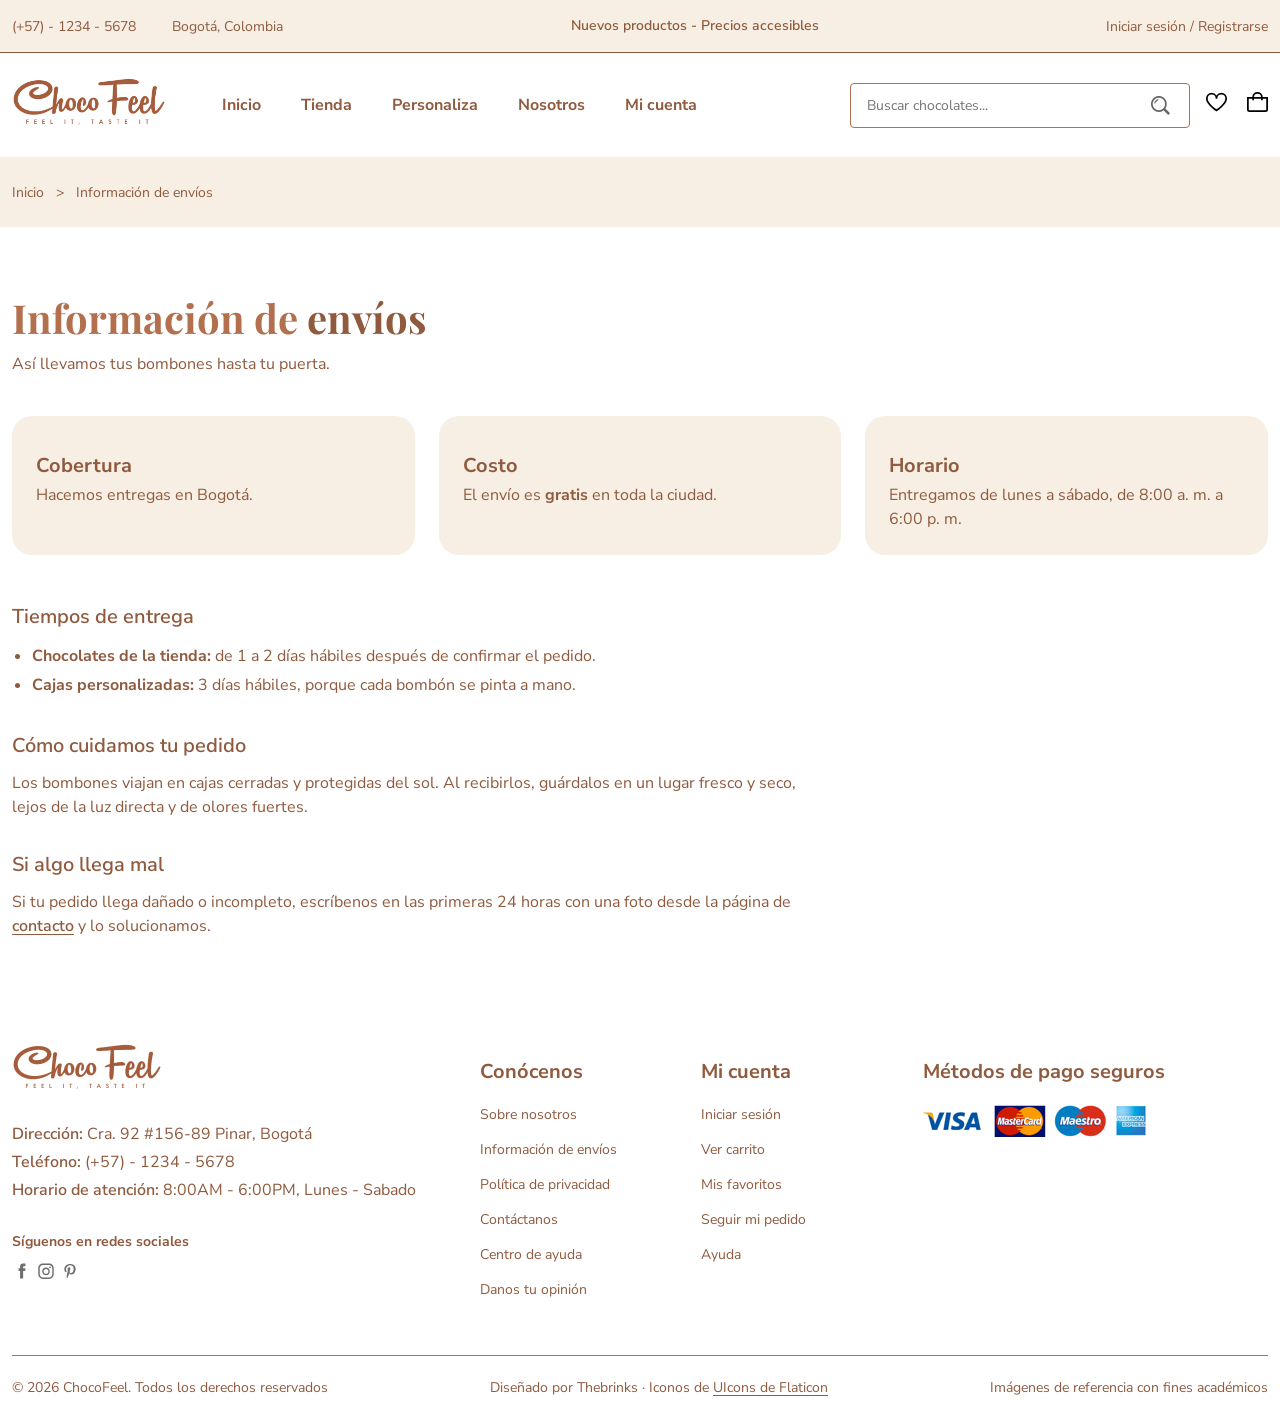
<file: shipping.html>
<!DOCTYPE html>
<html lang="es">
<head>
  <meta charset="UTF-8">
  <meta name="viewport" content="width=device-width, initial-scale=1.0">
  <!--================= SEO Y VISTA PREVIA AL COMPARTIR =================-->
  <meta name="description" content="Información de envíos de ChocoFeel: entregas en Bogotá, costos, horarios y tiempos de entrega.">
  <meta name="theme-color" content="#8f5a3e">
  <meta property="og:type" content="website">
  <meta property="og:site_name" content="ChocoFeel">
  <meta property="og:locale" content="es_CO">
  <meta property="og:title" content="Información de envíos | ChocoFeel">
  <meta property="og:description" content="Información de envíos de ChocoFeel: entregas en Bogotá, costos, horarios y tiempos de entrega.">
  <meta property="og:url" content="https://thebrinks.github.io/ChocoFeel/shipping.html">
  <meta property="og:image" content="https://thebrinks.github.io/ChocoFeel/assets/img/marca/og-chocofeel.jpg">
  <meta property="og:image:width" content="1200">
  <meta property="og:image:height" content="630">
  <meta property="og:image:alt" content="Logo de ChocoFeel junto a bombones de chocolate pintados de colores">
  <meta name="twitter:card" content="summary_large_image">
  <!--================= FLATICON =================-->
  <link 
    rel='stylesheet' 
    href='https://cdn-uicons.flaticon.com/4.0.0/uicons-regular-straight/css/uicons-regular-straight.css'>
  <!--================= GOOGLE FONTS =================-->
  <link rel="preconnect" href="https://fonts.googleapis.com">
  <link rel="preconnect" href="https://fonts.gstatic.com" crossorigin>
  <link rel="stylesheet" href="https://fonts.googleapis.com/css2?family=Nunito+Sans:opsz,wght@6..12,200..1000&family=Playfair+Display:wght@400..900&display=swap">
  <!--================= CSS =================-->
  <link rel="stylesheet" href="assets/css/styles.css">
  <link rel="icon" type="image/png" href="assets/img/marca/favicon-chocofeel-32pixeles.png">
  <title>Información de envíos | ChocoFeel</title>
</head>
<body>
  <!--================= HEADER =================-->
  <header class="header">
    <div class="header__top">
      <div class="header__container container">
        <div class="header__contact">
          <span>(+57) - 1234 - 5678</span>
          <span> Bogotá, Colombia</span>
        </div>
        <p class="header__alert-news">
          Nuevos productos - Precios accesibles
        </p>
        <a href="login-register.html" class="header__top-action">
          Iniciar sesión / Registrarse
        </a>
      </div>
    </div>
    <nav class="nav container">
      <a href="index.html" class="nav__logo">
          <img src="assets/img/marca/logo-chocofeel-mejorado-sinfondo.webp" alt="ChocoFeel - Inicio" class="nav__logo-img">
      </a>
      <div class="nav__menu" id="nav-menu">
        <button type="button" class="nav__close" id="nav-close" aria-label="Cerrar menú">
          <svg viewBox="0 0 24 24" width="24" height="24" aria-hidden="true">
            <path d="M5 5l14 14M19 5L5 19" stroke="currentColor" stroke-width="2" stroke-linecap="round"/>
          </svg>
        </button>
        <ul class="nav__list">
          <li class="nav__item">
            <a href="index.html" class="nav__link">Inicio</a>
          </li>
          <li class="nav__item">
            <a href="shop.html" class="nav__link">Tienda</a>
          </li>
          <li class="nav__item">
            <a href="customize.html" class="nav__link">Personaliza</a>
          </li>
          <li class="nav__item">
            <a href="about.html" class="nav__link">Nosotros</a>
          </li>
          <li class="nav__item">
            <a href="accounts.html" class="nav__link">Mi cuenta</a>
          </li>
        </ul>
        <div class="header__search">
          <input type="text" placeholder="Buscar chocolates..." class="form__input" aria-label="Buscar chocolates">
          <button class="search__btn" aria-label="Buscar">
            <img src="assets/img/icons/search.png" alt="">
          </button>
        </div>
      </div>
      <div class="header__user-actions">
          <a href="wishlist.html" class="header__action-btn" aria-label="Favoritos">
            <img src="assets/img/icons/icon-heart.svg" alt="">
            <span class="count" hidden>0</span>
          </a>
          <a href="cart.html" class="header__action-btn" aria-label="Carrito">
            <img src="assets/img/icons/icon-cart.svg" alt="">
            <span class="count" hidden>0</span>
          </a>
          <button type="button" class="nav__toggle" id="nav-toggle" aria-label="Abrir menú" aria-expanded="false" aria-controls="nav-menu">
            <img src="assets/img/icons/menu-burger.svg" alt="">
          </button>
      </div>
    </nav>
  </header>
  <!--================= MAIN =================-->
  <main class="main">
    <!--================= BREADCRUMB =================-->
    <section class="breadcrumb">
      <ul class="breadcrumb__list flex container">
        <li><a href="index.html" class="breadcrumb__link">Inicio</a></li>
        <li><span class="breadcrumb__link">></span></li>
        <li><span class="breadcrumb__link">Información de envíos</span></li>
      </ul>
    </section>
    <!--================= SHIPPING =================-->
    <section class="info section--lg container">
      <h1 class="cart__title">Información de <span>envíos</span></h1>
      <p class="info__intro">Así llevamos tus bombones hasta tu puerta.</p>

      <div class="info__cards grid">
        <div class="info__card">
          <i class="fi fi-rs-marker info__icon"></i>
          <h2>Cobertura</h2>
          <p>Hacemos entregas en Bogotá.</p>
        </div>
        <div class="info__card">
          <i class="fi fi-rs-box-open info__icon"></i>
          <h2>Costo</h2>
          <p>El envío es <strong data-shipping></strong> en toda la ciudad.</p>
        </div>
        <div class="info__card">
          <i class="fi fi-rs-calendar info__icon"></i>
          <h2>Horario</h2>
          <p>Entregamos de lunes a sábado, de 8:00 a. m. a 6:00 p. m.</p>
        </div>
      </div>

      <div class="info__content">
        <h2>Tiempos de entrega</h2>
        <ul>
          <li><strong>Chocolates de la tienda:</strong> de 1 a 2 días hábiles después de confirmar el pedido.</li>
          <li><strong>Cajas personalizadas:</strong> 3 días hábiles, porque cada bombón se pinta a mano.</li>
        </ul>

        <h2>Cómo cuidamos tu pedido</h2>
        <p>
          Los bombones viajan en cajas cerradas y protegidas del sol. Al recibirlos, guárdalos
          en un lugar fresco y seco, lejos de la luz directa y de olores fuertes.
        </p>

        <h2>Si algo llega mal</h2>
        <p>
          Si tu pedido llega dañado o incompleto, escríbenos en las primeras 24 horas con una foto
          desde la página de <a href="contact.html">contacto</a> y lo solucionamos.
        </p>
      </div>
    </section>
  </main>
  <!--================= FOOTER =================-->
  <footer class="footer container">
    <div class="footer__container grid">
      <div class="footer__content">
        <a href="index.html" class="footer__logo">
          <img src="assets/img/marca/logo-chocofeel-mejorado-sinfondo.webp" alt="ChocoFeel - Inicio" class="footer__logo-img">
        </a>
        <p class="footer__description">
          <span>Dirección:</span> Cra. 92 #156-89 Pinar, Bogotá
        </p>
        <p class="footer__description">
          <span>Teléfono:</span> (+57) - 1234 - 5678
        </p>
        <p class="footer__description">
          <span>Horario de atención:</span> 8:00AM - 6:00PM, Lunes - Sabado
        </p>
        <div class="footer__social">
          <h2 class="footer__subtitle">Síguenos en redes sociales</h2>
          <!-- target="_blank" abre otra pestaña; rel="noopener" evita que esa pestaña controle la nuestra -->
          <div class="footer__social-links flex">
            <a href="https://www.facebook.com/profile.php?id=61595701816615" target="_blank" rel="noopener noreferrer">
              <img src="assets/img/icons/icon-facebook.svg" alt="Facebook de ChocoFeel" class="footer__social-icon">
            </a>
            <a href="https://www.instagram.com/chocofeel.cf/" target="_blank" rel="noopener noreferrer">
              <img src="assets/img/icons/icon-instagram.svg" alt="Instagram de ChocoFeel" class="footer__social-icon">
            </a>
            <a href="https://pin.it/2lU4I6KXs" target="_blank" rel="noopener noreferrer">
              <img src="assets/img/icons/icon-pinterest.svg" alt="Pinterest de ChocoFeel" class="footer__social-icon">
            </a>
          </div>
        </div>
      </div>

      <div class="footer__content">
        <h2 class="footer__title">Conócenos</h2>
        <ul class="footer__links">
          <li><a href="about.html" class="footer__link">Sobre nosotros</a></li>
          <li><a href="shipping.html" class="footer__link">Información de envíos</a></li>
          <li><a href="privacy.html" class="footer__link">Política de privacidad</a></li>
          <li><a href="contact.html" class="footer__link">Contáctanos</a></li>
          <li><a href="help.html" class="footer__link">Centro de ayuda</a></li>
          <li><a href="https://docs.google.com/forms/d/e/1FAIpQLSehI1_Sg95bypvRVakAREnvJ4B_L1ikvSMp5z1ncz8jY75HRQ/viewform" class="footer__link" target="_blank" rel="noopener noreferrer">Danos tu opinión<span class="sr-only"> (se abre en otra pestaña)</span></a></li>
        </ul>
      </div>

      <div class="footer__content">
        <h2 class="footer__title">Mi cuenta</h2>
        <ul class="footer__links">
          <li><a href="login-register.html" class="footer__link">Iniciar sesión</a></li>
          <li><a href="cart.html" class="footer__link">Ver carrito</a></li>
          <li><a href="wishlist.html" class="footer__link">Mis favoritos</a></li>
          <li><a href="accounts.html" class="footer__link">Seguir mi pedido</a></li>
          <li><a href="help.html" class="footer__link">Ayuda</a></li>
        </ul>
      </div>

      <div class="footer__content">
        <h2 class="footer__title">Métodos de pago seguros</h2>

        <img src="assets/img/payment-method/payment-method.webp" alt="Métodos de pago: Visa, Mastercard, Maestro y American Express" class="payment__img">
      </div>
    </div>

    <div class="footer__bottom">
      <p class="copyright">&copy; 2026 ChocoFeel. Todos los derechos reservados </p>
      <p class="designer">
        Diseñado por Thebrinks · Iconos de <a href="https://www.flaticon.es/uicons" 
        target="_blank">UIcons de Flaticon</a>
      </p>
      <p class="designer">
        Imágenes de referencia con fines académicos
      </p>
    </div>
  </footer>
  <!--================= JS =================-->
  <script src="assets/js/products.js"></script>
  <script src="assets/js/main.js"></script>
</body>
</html>
</file>
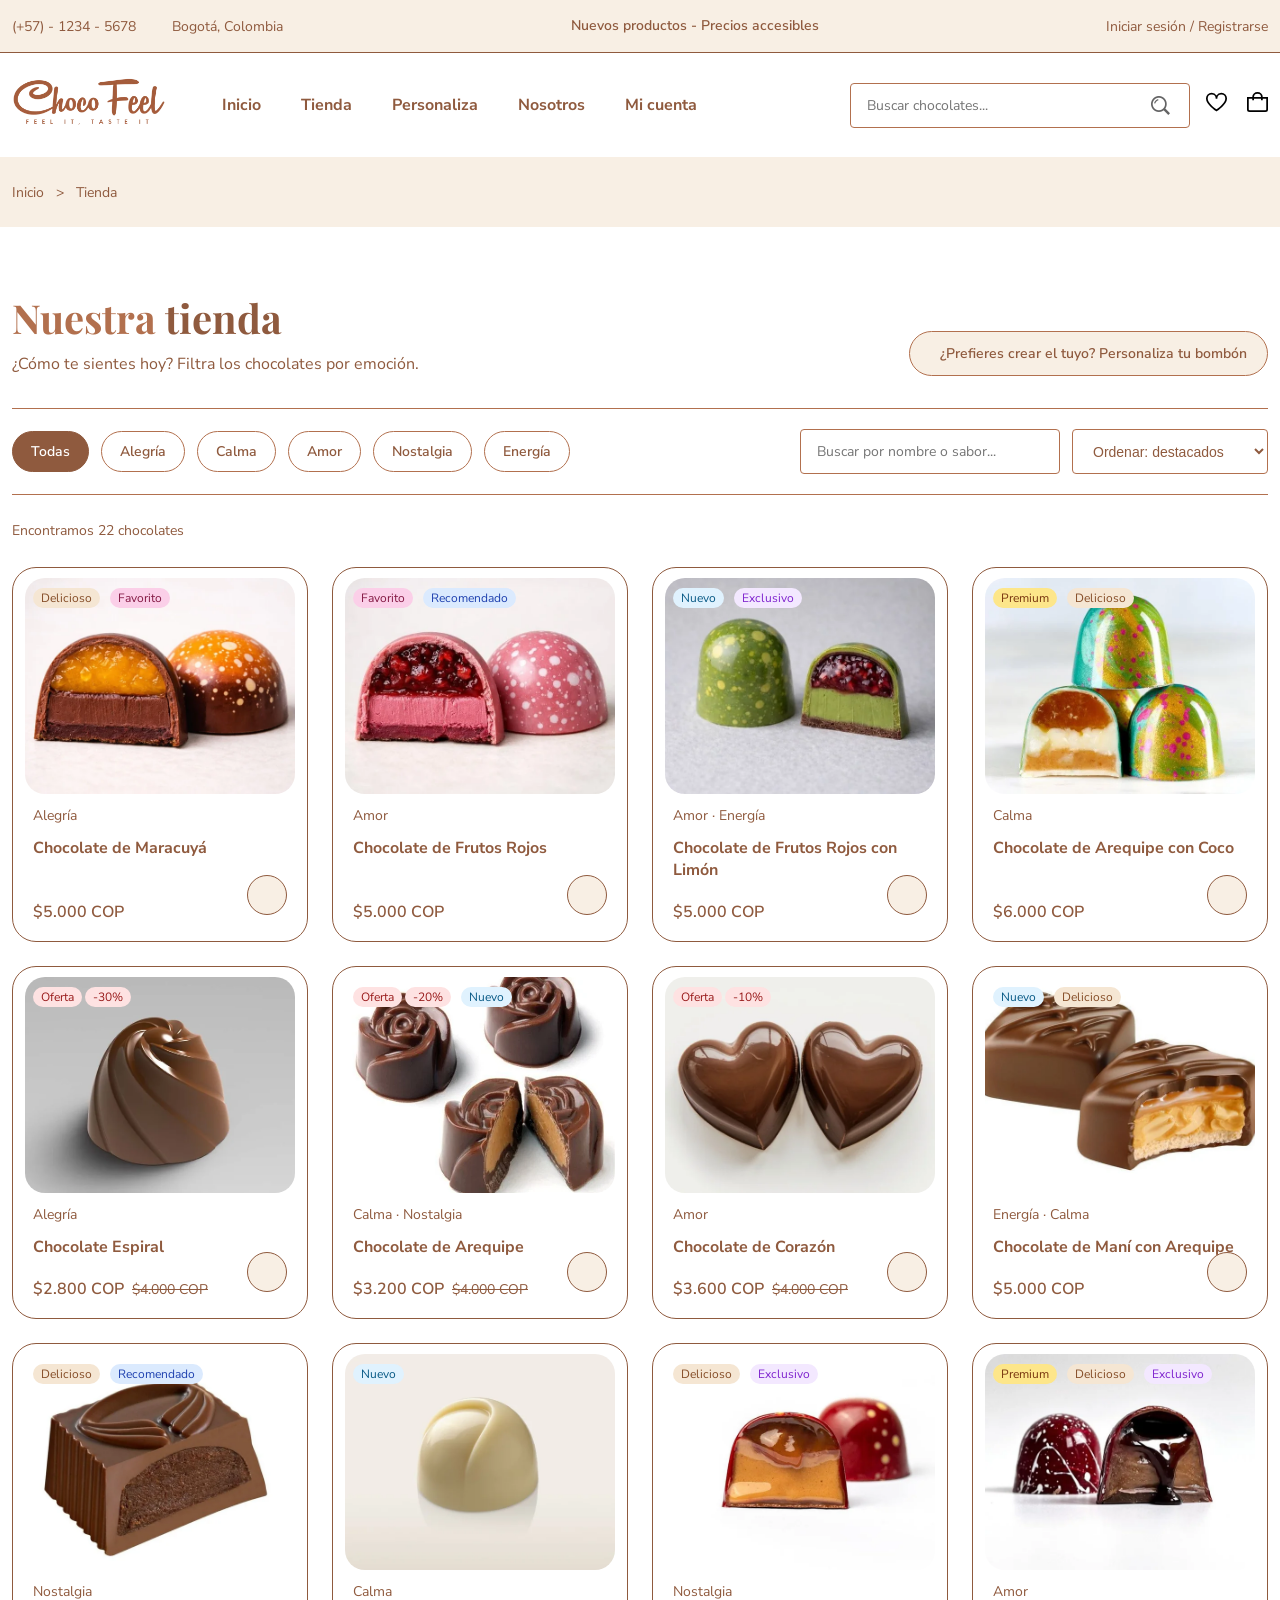
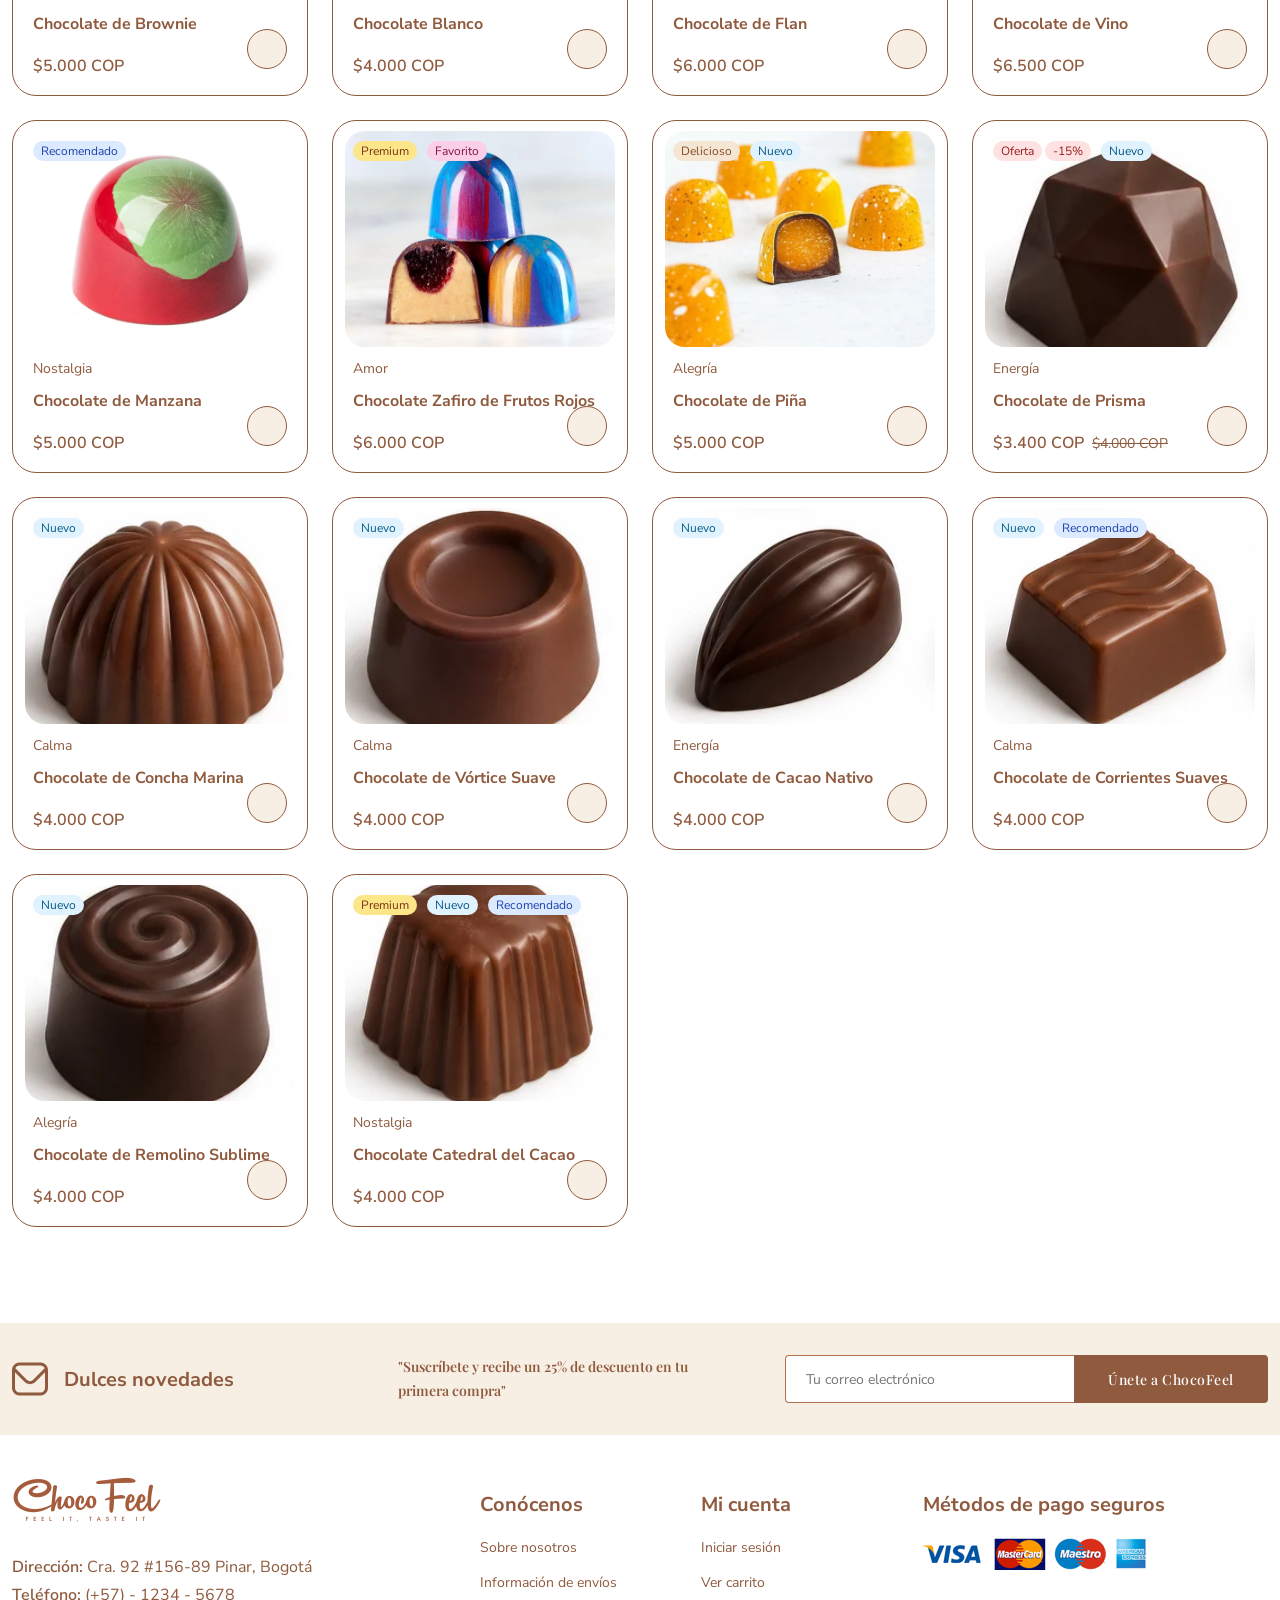
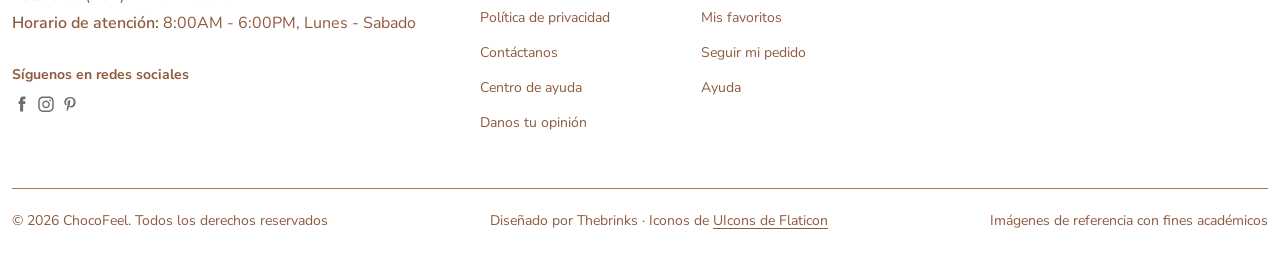
<file: shop.html>
<!DOCTYPE html>
<html lang="es">
<head>
  <meta charset="UTF-8">
  <meta name="viewport" content="width=device-width, initial-scale=1.0">
  <!--================= SEO Y VISTA PREVIA AL COMPARTIR =================-->
  <meta name="description" content="Tienda de bombones ChocoFeel: filtra los chocolates por emoción (alegría, calma, amor, nostalgia o energía) y encuentra tu sabor.">
  <meta name="theme-color" content="#8f5a3e">
  <meta property="og:type" content="website">
  <meta property="og:site_name" content="ChocoFeel">
  <meta property="og:locale" content="es_CO">
  <meta property="og:title" content="Tienda | ChocoFeel">
  <meta property="og:description" content="Tienda de bombones ChocoFeel: filtra los chocolates por emoción (alegría, calma, amor, nostalgia o energía) y encuentra tu sabor.">
  <meta property="og:url" content="https://thebrinks.github.io/ChocoFeel/shop.html">
  <meta property="og:image" content="https://thebrinks.github.io/ChocoFeel/assets/img/marca/og-chocofeel.jpg">
  <meta property="og:image:width" content="1200">
  <meta property="og:image:height" content="630">
  <meta property="og:image:alt" content="Logo de ChocoFeel junto a bombones de chocolate pintados de colores">
  <meta name="twitter:card" content="summary_large_image">
  <!--================= FLATICON =================-->
  <link 
    rel='stylesheet' 
    href='https://cdn-uicons.flaticon.com/4.0.0/uicons-regular-straight/css/uicons-regular-straight.css'>
  <!--================= GOOGLE FONTS =================-->
  <link rel="preconnect" href="https://fonts.googleapis.com">
  <link rel="preconnect" href="https://fonts.gstatic.com" crossorigin>
  <link rel="stylesheet" href="https://fonts.googleapis.com/css2?family=Nunito+Sans:opsz,wght@6..12,200..1000&family=Playfair+Display:wght@400..900&display=swap">
  <!--================= CSS =================-->
  <link rel="stylesheet" href="assets/css/styles.css">
  <link rel="icon" type="image/png" href="assets/img/marca/favicon-chocofeel-32pixeles.png">
  <title>Tienda | ChocoFeel</title>
</head>
<body>
  <!--================= HEADER =================-->
  <header class="header">
    <div class="header__top">
      <div class="header__container container">
        <div class="header__contact">
          <span>(+57) - 1234 - 5678</span>
          <span> Bogotá, Colombia</span>
        </div>
        <p class="header__alert-news">
          Nuevos productos - Precios accesibles
        </p>
        <a href="login-register.html" class="header__top-action">
          Iniciar sesión / Registrarse
        </a>
      </div>
    </div>
    <nav class="nav container">
      <a href="index.html" class="nav__logo">
          <img src="assets/img/marca/logo-chocofeel-mejorado-sinfondo.webp" alt="ChocoFeel - Inicio" class="nav__logo-img">
      </a>
      <div class="nav__menu" id="nav-menu">
        <button type="button" class="nav__close" id="nav-close" aria-label="Cerrar menú">
          <svg viewBox="0 0 24 24" width="24" height="24" aria-hidden="true">
            <path d="M5 5l14 14M19 5L5 19" stroke="currentColor" stroke-width="2" stroke-linecap="round"/>
          </svg>
        </button>
        <ul class="nav__list">
          <li class="nav__item">
            <a href="index.html" class="nav__link">Inicio</a>
          </li>
          <li class="nav__item">
            <a href="shop.html" class="nav__link active-link">Tienda</a>
          </li>
          <li class="nav__item">
            <a href="customize.html" class="nav__link">Personaliza</a>
          </li>
          <li class="nav__item">
            <a href="about.html" class="nav__link">Nosotros</a>
          </li>
          <li class="nav__item">
            <a href="accounts.html" class="nav__link">Mi cuenta</a>
          </li>
        </ul>
        <div class="header__search">
          <input type="text" placeholder="Buscar chocolates..." class="form__input" aria-label="Buscar chocolates">
          <button class="search__btn" aria-label="Buscar">
            <img src="assets/img/icons/search.png" alt="">
          </button>
        </div>
      </div>
      <div class="header__user-actions">
          <a href="wishlist.html" class="header__action-btn" aria-label="Favoritos">
            <img src="assets/img/icons/icon-heart.svg" alt="">
            <span class="count" hidden>0</span>
          </a>
          <a href="cart.html" class="header__action-btn" aria-label="Carrito">
            <img src="assets/img/icons/icon-cart.svg" alt="">
            <span class="count" hidden>0</span>
          </a>
          <button type="button" class="nav__toggle" id="nav-toggle" aria-label="Abrir menú" aria-expanded="false" aria-controls="nav-menu">
            <img src="assets/img/icons/menu-burger.svg" alt="">
          </button>
      </div>
    </nav>
  </header>
  <!--================= MAIN =================-->
  <main class="main">
    <!--================= BREADCRUMB =================-->
    <section class="breadcrumb">
      <ul class="breadcrumb__list flex container">
        <li><a href="index.html" class="breadcrumb__link">Inicio</a></li>
        <li><span class="breadcrumb__link">></span></li>
        <li><span class="breadcrumb__link">Tienda</span></li>
      </ul>
    </section>
    <!--================= SHOP =================-->
    <section class="shop section--lg container">
      <div class="shop__header">
        <div>
          <h1 class="shop__title">Nuestra <span>tienda</span></h1>
          <p class="shop__description">¿Cómo te sientes hoy? Filtra los chocolates por emoción.</p>
        </div>
        <a href="customize.html" class="shop__customize">
          <i class="fi fi-rs-paint-brush"></i>
          ¿Prefieres crear el tuyo? Personaliza tu bombón
        </a>
      </div>

      <!-- Filtros: las emociones las dibuja shop.js a partir de "moods" (products.js) -->
      <form class="shop__filters" id="shop-filters">
        <div class="shop__moods" id="shop-moods" role="radiogroup" aria-label="Filtrar por emoción"></div>
        <div class="shop__tools">
          <div class="shop__search">
            <input type="search" name="q" id="shop-search" class="form__input" placeholder="Buscar por nombre o sabor..." aria-label="Buscar chocolates">
            <i class="fi fi-rs-search"></i>
          </div>
          <select name="sort" id="shop-sort" class="form__input shop__sort" aria-label="Ordenar productos">
            <option value="default">Ordenar: destacados</option>
            <option value="price-asc">Precio: menor a mayor</option>
            <option value="price-desc">Precio: mayor a menor</option>
            <option value="name">Nombre: A - Z</option>
          </select>
        </div>
      </form>

      <h2 class="sr-only">Lista de chocolates</h2>
      <p class="shop__count" id="shop-count" role="status"></p>
      <div class="products__container grid" id="shop-products"></div>

      <div class="shop__empty" id="shop-empty" hidden>
        <p>No encontramos chocolates con esos filtros.</p>
        <button type="button" class="btn" id="shop-clear">Ver todos los chocolates</button>
      </div>
    </section>
    <!--================= NEWSLETTER =================-->
    <section class="newsletter section home__newsletter">
      <div class="newsletter__container container grid">
        <h2 class="newsletter__title flex">
          <svg class="newsletter__icon" viewBox="0 0 300 300" width="1em" height="1em" fill="currentColor" aria-hidden="true">
            <!-- Ícono "envelope" de UIcons de Flaticon (regular rounded), copiado como SVG -->
            <path transform="matrix(1 0 0 -1 0 300)" d="M238 288H63Q46 287 31.5 279.0Q17 271 8.5 256.5Q0 242 0 225V75Q0 58 8.5 43.5Q17 29 31.5 21.0Q46 13 62 12H238Q254 13 268.5 21.0Q283 29 291.5 43.5Q300 58 300 75V225Q300 242 291.5 256.5Q283 271 268.5 279.0Q254 287 238 288ZM63 263H238Q249 262 258.5 256.0Q268 250 272 239L177 143Q166 132 150.0 132.0Q134 132 123 143L28 239Q32 250 41.5 256.0Q51 262 62 262ZM238 38H63Q47 38 36.0 48.5Q25 59 25 75V206L106 126Q118 114 134.0 109.5Q150 105 166.0 109.5Q182 114 194 126L275 206V75Q275 59 264.0 48.5Q253 38 237 38Z"/>
          </svg>
          Dulces novedades
        </h2>
        <p class="newsletter__description">
          "Suscríbete y recibe un 25% de descuento en tu primera compra"
        </p>
        <form action="" class="newsletter__form" id="newsletter-form">
          <input 
          type="email" 
          placeholder="Tu correo electrónico" 
          class="newsletter__input"
          aria-label="Tu correo electrónico" 
          required>
          <button type="submit" class="newsletter__btn">Únete a ChocoFeel</button>
        </form>
      </div>
    </section>
  </main>
  <!--================= FOOTER =================-->
  <footer class="footer container">
    <div class="footer__container grid">
      <div class="footer__content">
        <a href="index.html" class="footer__logo">
          <img src="assets/img/marca/logo-chocofeel-mejorado-sinfondo.webp" alt="ChocoFeel - Inicio" class="footer__logo-img">
        </a>
        <p class="footer__description">
          <span>Dirección:</span> Cra. 92 #156-89 Pinar, Bogotá
        </p>
        <p class="footer__description">
          <span>Teléfono:</span> (+57) - 1234 - 5678
        </p>
        <p class="footer__description">
          <span>Horario de atención:</span> 8:00AM - 6:00PM, Lunes - Sabado
        </p>
        <div class="footer__social">
          <h2 class="footer__subtitle">Síguenos en redes sociales</h2>
          <!-- target="_blank" abre otra pestaña; rel="noopener" evita que esa pestaña controle la nuestra -->
          <div class="footer__social-links flex">
            <a href="https://www.facebook.com/profile.php?id=61595701816615" target="_blank" rel="noopener noreferrer">
              <img src="assets/img/icons/icon-facebook.svg" alt="Facebook de ChocoFeel" class="footer__social-icon">
            </a>
            <a href="https://www.instagram.com/chocofeel.cf/" target="_blank" rel="noopener noreferrer">
              <img src="assets/img/icons/icon-instagram.svg" alt="Instagram de ChocoFeel" class="footer__social-icon">
            </a>
            <a href="https://pin.it/2lU4I6KXs" target="_blank" rel="noopener noreferrer">
              <img src="assets/img/icons/icon-pinterest.svg" alt="Pinterest de ChocoFeel" class="footer__social-icon">
            </a>
          </div>
        </div>
      </div>

      <div class="footer__content">
        <h2 class="footer__title">Conócenos</h2>
        <ul class="footer__links">
          <li><a href="about.html" class="footer__link">Sobre nosotros</a></li>
          <li><a href="shipping.html" class="footer__link">Información de envíos</a></li>
          <li><a href="privacy.html" class="footer__link">Política de privacidad</a></li>
          <li><a href="contact.html" class="footer__link">Contáctanos</a></li>
          <li><a href="help.html" class="footer__link">Centro de ayuda</a></li>
          <li><a href="https://docs.google.com/forms/d/e/1FAIpQLSehI1_Sg95bypvRVakAREnvJ4B_L1ikvSMp5z1ncz8jY75HRQ/viewform" class="footer__link" target="_blank" rel="noopener noreferrer">Danos tu opinión<span class="sr-only"> (se abre en otra pestaña)</span></a></li>
        </ul>
      </div>

      <div class="footer__content">
        <h2 class="footer__title">Mi cuenta</h2>
        <ul class="footer__links">
          <li><a href="login-register.html" class="footer__link">Iniciar sesión</a></li>
          <li><a href="cart.html" class="footer__link">Ver carrito</a></li>
          <li><a href="wishlist.html" class="footer__link">Mis favoritos</a></li>
          <li><a href="accounts.html" class="footer__link">Seguir mi pedido</a></li>
          <li><a href="help.html" class="footer__link">Ayuda</a></li>
        </ul>
      </div>

      <div class="footer__content">
        <h2 class="footer__title">Métodos de pago seguros</h2>

        <img src="assets/img/payment-method/payment-method.webp" alt="Métodos de pago: Visa, Mastercard, Maestro y American Express" class="payment__img">
      </div>
    </div>

    <div class="footer__bottom">
      <p class="copyright">&copy; 2026 ChocoFeel. Todos los derechos reservados </p>
      <p class="designer">
        Diseñado por Thebrinks · Iconos de <a href="https://www.flaticon.es/uicons" 
        target="_blank">UIcons de Flaticon</a>
      </p>
      <p class="designer">
        Imágenes de referencia con fines académicos
      </p>
    </div>
  </footer>
  <!--================= JS =================-->
  <script src="assets/js/products.js"></script>
  <script src="assets/js/main.js"></script>
  <script src="assets/js/shop.js"></script>
</body>
</html>
</file>
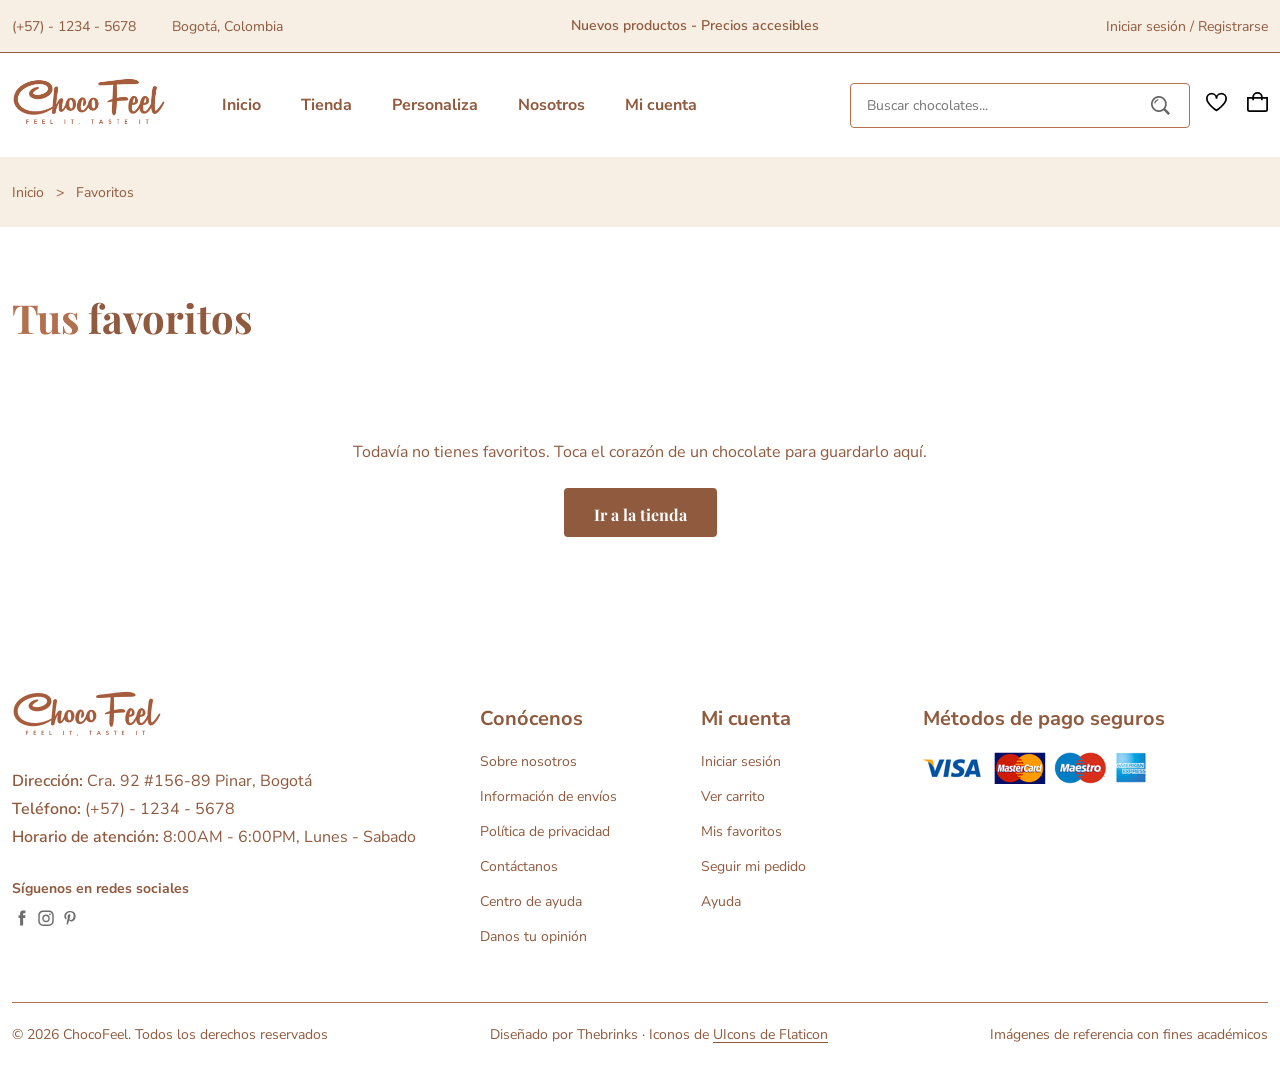
<file: wishlist.html>
<!DOCTYPE html>
<html lang="es">
<head>
  <meta charset="UTF-8">
  <meta name="viewport" content="width=device-width, initial-scale=1.0">
  <!--================= SEO Y VISTA PREVIA AL COMPARTIR =================-->
  <meta name="description" content="Los bombones que guardaste como favoritos en ChocoFeel.">
  <meta name="theme-color" content="#8f5a3e">
  <meta property="og:type" content="website">
  <meta property="og:site_name" content="ChocoFeel">
  <meta property="og:locale" content="es_CO">
  <meta property="og:title" content="Favoritos | ChocoFeel">
  <meta property="og:description" content="Los bombones que guardaste como favoritos en ChocoFeel.">
  <meta property="og:url" content="https://thebrinks.github.io/ChocoFeel/wishlist.html">
  <meta property="og:image" content="https://thebrinks.github.io/ChocoFeel/assets/img/marca/og-chocofeel.jpg">
  <meta property="og:image:width" content="1200">
  <meta property="og:image:height" content="630">
  <meta property="og:image:alt" content="Logo de ChocoFeel junto a bombones de chocolate pintados de colores">
  <meta name="twitter:card" content="summary_large_image">
  <!--================= FLATICON =================-->
  <link 
    rel='stylesheet' 
    href='https://cdn-uicons.flaticon.com/4.0.0/uicons-regular-straight/css/uicons-regular-straight.css'>
  <!--================= GOOGLE FONTS =================-->
  <link rel="preconnect" href="https://fonts.googleapis.com">
  <link rel="preconnect" href="https://fonts.gstatic.com" crossorigin>
  <link rel="stylesheet" href="https://fonts.googleapis.com/css2?family=Nunito+Sans:opsz,wght@6..12,200..1000&family=Playfair+Display:wght@400..900&display=swap">
  <!--================= CSS =================-->
  <link rel="stylesheet" href="assets/css/styles.css">
  <link rel="icon" type="image/png" href="assets/img/marca/favicon-chocofeel-32pixeles.png">
  <title>Favoritos | ChocoFeel</title>
</head>
<body>
  <!--================= HEADER =================-->
  <header class="header">
    <div class="header__top">
      <div class="header__container container">
        <div class="header__contact">
          <span>(+57) - 1234 - 5678</span>
          <span> Bogotá, Colombia</span>
        </div>
        <p class="header__alert-news">
          Nuevos productos - Precios accesibles
        </p>
        <a href="login-register.html" class="header__top-action">
          Iniciar sesión / Registrarse
        </a>
      </div>
    </div>
    <nav class="nav container">
      <a href="index.html" class="nav__logo">
          <img src="assets/img/marca/logo-chocofeel-mejorado-sinfondo.webp" alt="ChocoFeel - Inicio" class="nav__logo-img">
      </a>
      <div class="nav__menu" id="nav-menu">
        <button type="button" class="nav__close" id="nav-close" aria-label="Cerrar menú">
          <svg viewBox="0 0 24 24" width="24" height="24" aria-hidden="true">
            <path d="M5 5l14 14M19 5L5 19" stroke="currentColor" stroke-width="2" stroke-linecap="round"/>
          </svg>
        </button>
        <ul class="nav__list">
          <li class="nav__item">
            <a href="index.html" class="nav__link">Inicio</a>
          </li>
          <li class="nav__item">
            <a href="shop.html" class="nav__link">Tienda</a>
          </li>
          <li class="nav__item">
            <a href="customize.html" class="nav__link">Personaliza</a>
          </li>
          <li class="nav__item">
            <a href="about.html" class="nav__link">Nosotros</a>
          </li>
          <li class="nav__item">
            <a href="accounts.html" class="nav__link">Mi cuenta</a>
          </li>
        </ul>
        <div class="header__search">
          <input type="text" placeholder="Buscar chocolates..." class="form__input" aria-label="Buscar chocolates">
          <button class="search__btn" aria-label="Buscar">
            <img src="assets/img/icons/search.png" alt="">
          </button>
        </div>
      </div>
      <div class="header__user-actions">
          <a href="wishlist.html" class="header__action-btn" aria-label="Favoritos">
            <img src="assets/img/icons/icon-heart.svg" alt="">
            <span class="count" hidden>0</span>
          </a>
          <a href="cart.html" class="header__action-btn" aria-label="Carrito">
            <img src="assets/img/icons/icon-cart.svg" alt="">
            <span class="count" hidden>0</span>
          </a>
          <button type="button" class="nav__toggle" id="nav-toggle" aria-label="Abrir menú" aria-expanded="false" aria-controls="nav-menu">
            <img src="assets/img/icons/menu-burger.svg" alt="">
          </button>
      </div>
    </nav>
  </header>
  <!--================= MAIN =================-->
  <main class="main">
    <!--================= BREADCRUMB =================-->
    <section class="breadcrumb">
      <ul class="breadcrumb__list flex container">
        <li><a href="index.html" class="breadcrumb__link">Inicio</a></li>
        <li><span class="breadcrumb__link">></span></li>
        <li><span class="breadcrumb__link">Favoritos</span></li>
      </ul>
    </section>
    <!--================= WISHLIST =================-->
    <section class="wishlist section--lg container">
      <h1 class="cart__title">Tus <span>favoritos</span></h1>
      <!-- Las tarjetas las dibuja wishlist.js con los productos guardados -->
      <h2 class="sr-only">Chocolates guardados</h2>
      <div class="products__container grid" id="wishlist-products"></div>

      <div class="cart__empty" id="wishlist-empty" hidden>
        <i class="fi fi-rs-heart cart__empty-icon"></i>
        <p>Todavía no tienes favoritos. Toca el corazón de un chocolate para guardarlo aquí.</p>
        <div class="cart__empty-btns">
          <a href="shop.html" class="btn">Ir a la tienda</a>
        </div>
      </div>
    </section>
  </main>
  <!--================= FOOTER =================-->
  <footer class="footer container">
    <div class="footer__container grid">
      <div class="footer__content">
        <a href="index.html" class="footer__logo">
          <img src="assets/img/marca/logo-chocofeel-mejorado-sinfondo.webp" alt="ChocoFeel - Inicio" class="footer__logo-img">
        </a>
        <p class="footer__description">
          <span>Dirección:</span> Cra. 92 #156-89 Pinar, Bogotá
        </p>
        <p class="footer__description">
          <span>Teléfono:</span> (+57) - 1234 - 5678
        </p>
        <p class="footer__description">
          <span>Horario de atención:</span> 8:00AM - 6:00PM, Lunes - Sabado
        </p>
        <div class="footer__social">
          <h2 class="footer__subtitle">Síguenos en redes sociales</h2>
          <!-- target="_blank" abre otra pestaña; rel="noopener" evita que esa pestaña controle la nuestra -->
          <div class="footer__social-links flex">
            <a href="https://www.facebook.com/profile.php?id=61595701816615" target="_blank" rel="noopener noreferrer">
              <img src="assets/img/icons/icon-facebook.svg" alt="Facebook de ChocoFeel" class="footer__social-icon">
            </a>
            <a href="https://www.instagram.com/chocofeel.cf/" target="_blank" rel="noopener noreferrer">
              <img src="assets/img/icons/icon-instagram.svg" alt="Instagram de ChocoFeel" class="footer__social-icon">
            </a>
            <a href="https://pin.it/2lU4I6KXs" target="_blank" rel="noopener noreferrer">
              <img src="assets/img/icons/icon-pinterest.svg" alt="Pinterest de ChocoFeel" class="footer__social-icon">
            </a>
          </div>
        </div>
      </div>

      <div class="footer__content">
        <h2 class="footer__title">Conócenos</h2>
        <ul class="footer__links">
          <li><a href="about.html" class="footer__link">Sobre nosotros</a></li>
          <li><a href="shipping.html" class="footer__link">Información de envíos</a></li>
          <li><a href="privacy.html" class="footer__link">Política de privacidad</a></li>
          <li><a href="contact.html" class="footer__link">Contáctanos</a></li>
          <li><a href="help.html" class="footer__link">Centro de ayuda</a></li>
          <li><a href="https://docs.google.com/forms/d/e/1FAIpQLSehI1_Sg95bypvRVakAREnvJ4B_L1ikvSMp5z1ncz8jY75HRQ/viewform" class="footer__link" target="_blank" rel="noopener noreferrer">Danos tu opinión<span class="sr-only"> (se abre en otra pestaña)</span></a></li>
        </ul>
      </div>

      <div class="footer__content">
        <h2 class="footer__title">Mi cuenta</h2>
        <ul class="footer__links">
          <li><a href="login-register.html" class="footer__link">Iniciar sesión</a></li>
          <li><a href="cart.html" class="footer__link">Ver carrito</a></li>
          <li><a href="wishlist.html" class="footer__link">Mis favoritos</a></li>
          <li><a href="accounts.html" class="footer__link">Seguir mi pedido</a></li>
          <li><a href="help.html" class="footer__link">Ayuda</a></li>
        </ul>
      </div>

      <div class="footer__content">
        <h2 class="footer__title">Métodos de pago seguros</h2>

        <img src="assets/img/payment-method/payment-method.webp" alt="Métodos de pago: Visa, Mastercard, Maestro y American Express" class="payment__img">
      </div>
    </div>

    <div class="footer__bottom">
      <p class="copyright">&copy; 2026 ChocoFeel. Todos los derechos reservados </p>
      <p class="designer">
        Diseñado por Thebrinks · Iconos de <a href="https://www.flaticon.es/uicons" 
        target="_blank">UIcons de Flaticon</a>
      </p>
      <p class="designer">
        Imágenes de referencia con fines académicos
      </p>
    </div>
  </footer>
  <!--================= JS =================-->
  <script src="assets/js/products.js"></script>
  <script src="assets/js/main.js"></script>
  <script src="assets/js/wishlist.js"></script>
</body>
</html>
</file>
<file: assets/css/styles.css>
/*=============== GOOGLE FONTS ===============*/
/* Las fuentes se cargan con <link> en el <head> de cada página (más rápido que @import) */

/*=============== VARIABLES CSS ===============*/
:root {
    --header-height: 4rem;

    /*============ colors ============*/
    --first-color: #8f5a3e;
    --first-color-alt: #f8efe4;
    --second-color: #edd7bb;
    --title-color: #8f5a3e;
    /* Texto normal en #8f5a3e: contraste 5,68:1 sobre blanco y 4,99:1 sobre
       #f8efe4 (WCAG pide 4,5:1). #b2704e solo llega a 3,95:1, así que queda
       para los títulos grandes (--big-title-color), donde basta con 3:1 */
    --subtitle-color: #8f5a3e;
    --text-color: #8f5a3e;
    --text-color-light: #8f5a3e;
    --big-title-color: #b2704e;
    --body-color: #fff;
    --container-color: #f8efe4;
    --border-color: #8f5a3e;
    --border-color-alt: #b2704e;

    /*============ font and typography ============*/
    /* .5rem = 8px | 1rem = 16px ... */
    --body-font: "Nunito Sans", sans-serif;
    --second-font: "Playfair Display", sans-serif;
    --bigger-font-size: 3.75rem;
    --big-font-size: 3.5rem;
    --h1-font-size: 3.125rem;
    --h2-font-size: 2.5rem;
    --h3-font-size: 2.125rem;
    --h4-font-size: 1.750rem;
    --large-font-size: 1.250rem;
    --normal-font-size: 1rem;
    --small-font-size: 0.875rem;
    --smaller-font-size: 0.75rem;
    --tiny-font-size: 0.6875rem;

    /*============ Font weight ============*/
    --weight-400: 400;
    --weight-500: 500;
    --weight-600: 600;
    --weight-700: 700;

    /*============ transition ============*/
    --transition: cubic-bezier(0, 0, 0.05, 1);
}

/* Responsive typography: en pantallas pequeñas los títulos se reducen */
@media screen and (max-width: 992px) {
    :root {
        --bigger-font-size: 2.75rem;
        --big-font-size: 2.5rem;
        --h1-font-size: 2.25rem;
        --h2-font-size: 2rem;
        --h3-font-size: 1.75rem;
        --h4-font-size: 1.5rem;
    }
}

@media screen and (max-width: 576px) {
    :root {
        --bigger-font-size: 2.25rem;
        --big-font-size: 2rem;
        --h1-font-size: 1.875rem;
        --h2-font-size: 1.75rem;
        --h3-font-size: 1.5rem;
        --h4-font-size: 1.375rem;
        --large-font-size: 1.125rem;
    }
}

/*=============== BASE ===============*/
* {
    margin: 0;
    padding: 0;
    box-sizing: border-box;
}

input,
textarea,
body {
    color: var(--text-color);
    font-family: var(--body-font);
    font-size: var(--normal-font-size);
    font-weight: var(--weight-400)
}

body {
    background-color: var(--body-color);
}

h1 {
    font-family: var(--second-font);
    color: var(--title-color);
    font-weight: var(--weight-700);
}

h2 {
    font-family: var(--second-font);
    color: var(--subtitle-color);
    font-weight: var(--weight-600);
}

h3,
h4 {
    font-family: var(--body-font);
    color: var(--subtitle-color);
    font-weight: var(--weight-700);
}

/* Títulos de sección que son <h2> por orden (h1 > h2 > h3) pero se ven
   como los <h3> del diseño original */
.section__title,
.footer__title,
.footer__subtitle,
.newsletter__title,
.cart__summary-title,
.customize__summary-title,
.about__card-title,
.accounts__panel-title,
.info__card h2 {
    font-family: var(--body-font);
    font-weight: var(--weight-700);
}

ul {
    list-style: none;
}

a {
    text-decoration: none;
}

p {
    line-height: 1.5rem;
}

img {
    max-width: 100%;
}

button,
textarea,
input {
    background-color: transparent;
    border: none;
    outline: none;
}

/* Borde visible cuando se navega con el teclado (Tab). Con el mouse no aparece */
:focus-visible {
    outline: 2px solid var(--first-color);
    outline-offset: 2px;
}

/*=============== REUSABLE CSS CLASES ===============*/
.container {
    max-width: 1320px;
    margin-inline: auto;
    padding-inline: 0.75rem;
}

.grid {
    display: grid;
    gap: 1.5rem;
}

.section {
    padding-block: 2rem;
}

.section--lg {
    padding-block: 4rem;
}

.section__title {
    font-size: var(--h4-font-size);
    color: var(--big-title-color);
    margin-bottom: 1.5rem
}

.section__title span {
    color: var(--first-color)
}

.header__container {
    display: flex;
    align-items: center;
    justify-content: space-between;
}

.form__input {
    border: 1px solid var(--border-color-alt);
    padding-inline: 1rem;
    height: 45px;
    border-radius: 0.25rem;
    font-size: var(--small-font-size)
}

.flex {
    display: flex;
    align-items: center;
    column-gap: 0.5rem;
}

.new__price {
    color: var(--subtitle-color);
    font-weight: var(--weight-600);
}

.old__price {
    color: var(--text-color-light);
    font-size: var(--small-font-size);
    text-decoration: line-through;
}

/*=============== HEADER & NAV ===============*/
.header__top {
    background-color: var(--container-color);
    border-bottom: 1px solid var(--first-color);
    padding-block: 0.875rem;
}

.header__contact span:first-child {
    margin-right: 2rem;
}

.header__contact span,
.header__alert-news,
.header__top-action {
    font-size: var(--small-font-size)
}

.header__alert-news {
    color: var(--text-color-light);
    font-weight: var(--weight-600);
}

.header__top-action {
    color: var(--text-color)
}

.nav,
.nav__menu,
.nav__list,
.header__user-actions {
    display: flex;
    align-items: center;
}

.nav {
    height: calc(var(--header-height) + 2.5rem);
    justify-content: space-between;
    column-gap: 1rem;
}

.nav__logo-img {
    width: 200px;
}

.nav__menu {
    width: 100%;
    margin-left: 2.5rem;
}

.nav__list {
    column-gap: 2.5rem;
    margin-right: auto;
}

.nav__link {
    color: var(--text-color-light);
    font-weight: var(--weight-700);
    transition: all 0.2s var(--transition);
}

.header__search {
    width: 340px;
    position: relative;
}

.header__search .form__input {
    width: 100%;
}

.search__btn {
    position: absolute;
    top: 24%;
    right: 1.25rem;
    cursor: pointer;
}

.header__user-actions {
    column-gap: 1.25rem;
}

/* Botones del menú de celular: en computador no se ven (ver BREAKPOINTS) */
.nav__toggle,
.nav__close {
    display: none;
    cursor: pointer;
}

/* Active link */
.active-link,
.nav__link:hover {
    color: var(--title-color);
}

.header__action-btn {
    position: relative;
}

.header__action-btn img {
    width: 30px;
}

.header__action-btn .count {
    position: absolute; 
    top: -0.626rem;
    right: -0.625rem;
    background-color: var(--first-color);
    color: var(--body-color);
    height: 18px;
    width: 18px;
    line-height: 18px;
    border-radius: 50%;
    text-align: center;
    font-size: var(--small-font-size);
}

/*=============== HOME ===============*/
.home__container {
    grid-template-columns: 5fr 7fr;
    align-items: center;
}

.home__subtitle,
.home__description {
    font-size: var(--large-font-size);
}

.home__subtitle {
    font-family: var(--second-font);
    font-weight: var(--weight-600);
    margin-bottom: 1rem;
    display: block;
}

.home__title {
    font-size: var(--h1-font-size);
    font-weight: var(--weight-700);
    line-height: 1.4;
    color: var(--big-title-color);
}

.home__title span {
    color: var(--first-color);
    font-size: var(--bigger-font-size)
}

.home__description {
    margin-block: .5rem 2rem;
}

.home__img {
    justify-self: flex-end;
}

/*=============== BUTTONS ===============*/
.btn {
    display: inline-block;
    background-color: var(--first-color);
    border: 2px solid var(--first-color);
    color: var(--body-color);
    Padding-inline: 1.75rem;
    height: 49px;
    line-height: 49px;
    border-radius: 0.25rem;
    font-family: var(--second-font);
    font-weight: var(--weight-700);
    transition: all 0.4s var(--transition);
}

.btn:hover {
    background-color: transparent;
    color: var(--first-color);
}

/*=============== FEATURES ===============*/
.featured {
    overflow: hidden;
}

.feature__item {
    display: block;
    height: 100%;
    text-align: center;
    border: 1px solid var(--border-color);
    padding: 0.625rem 0.625rem 1.25rem;
    border-radius: 1.25rem;
}

/* Todas las tarjetas del carrusel miden lo mismo que la más alta
   (un nombre largo ocupa dos líneas y hacía crecer solo esa tarjeta) */
.features__container .swiper-slide {
    height: auto;
}

.feature__img {
    border-radius: 0.75rem;
    margin-bottom: 1.25rem;
    border: 2px solid var(--first-color-alt);
    box-shadow: 1px 1px 2px var(--subtitle-color);
}

.feature__title {
    color: var(--text-color);
    font-size: var(--small-font-size);
}

/* Swiper class */

.swiper {
    overflow: initial;
}

.swiper-button-next::after,
.swiper-button-prev::after {
    content: '';
}

.swiper-button-next,
.swiper-button-prev {
    top: -1.875rem;
    background-color: var(--first-color-alt);
    border: 1px solid var(--border-color-alt);
    width: 30px;
    height: 30px;
    border-radius: 50%;
    color: var(--first-color);
    font-size: var(--tiny-font-size);
}

.swiper-button-prev {
    left: initial;
    right: 2.5rem;
}

.swiper-button-next {
    right: 0;
}

/*=============== PRODUCTS ===============*/
.tab__btns {
    display: flex;
    column-gap: 0.75rem;
    margin-bottom: 2rem;
}

.tab__btn {
    background-color: var(--first-color-alt);
    color: var(--subtitle-color);
    padding: 1rem 1.25rem 0.875rem;
    border-radius: 0.25rem;
    font-family: var(--second-font);
    font-size: var(--small-font-size);
    font-weight: var(--weight-600);
    cursor: pointer;
}

.products__container {
    grid-template-columns: repeat(4, 1fr);
}

.product__item {
    border: 1px solid var(--border-color);
    border-radius: 1.5rem;
    transition: all 0.2s var(--transition);
    display: flex;
    flex-direction: column;
}

.product__banner {
    padding: 0.625rem 0.75rem 0.75rem;
}

.product__banner,
.product__images {
    position: relative;
}

.product__images {
    display: block;
    overflow: hidden;
    border-radius: 1.25rem;
}

.product__img {
    width: 100%;
    aspect-ratio: 5 / 4;
    object-fit: cover;
    vertical-align: middle;
    transition: all 1.5s var(--transition);
}

.product__item:hover .product__img {
    transform: scale(1.1);
}

.product__actions {
    position: absolute;
    top: 50%;
    left: 50%;
    transform: translate(-50%, -50%);
    display: flex;
    column-gap: 0.5rem;
    transition: all 0.2s var(--transition);
}

.action__btn {
    width: 40px;
    height: 40px;
    line-height: 42px;
    text-align: center;
    border-radius: 50%;
    background-color: var(--first-color-alt);
    border: 1px solid var(--border-color);
    color: var(--text-color);
    font-size: var(--small-font-size);
    position: relative;
}

.action__btn::before,
.action__btn::after {
    position: absolute;
    left: 50%;
    transform: translateX(-50%);
    transition: all 0.3s cubic-bezier(0.71, 1.7, 0.77, 1.24)
}

.action__btn::before {
    content: '';
    top: -2px;
    border: 0.5rem solid transparent;
    border-top-color: var(--first-color);

}

.action__btn::after {
    content: attr(aria-label);
    bottom: 100%;
    background-color: var(--first-color);
    color: var(--body-color);
    font-size: var(--tiny-font-size);
    white-space: nowrap;
    padding-inline: 0.625rem;
    border-radius: 0.25rem;
    line-height: 2.58;
}

.product__badge {
    display: flex;
    gap: 10px;
    position: absolute;
    left: 1.25rem;
    top: 1.25rem;
}

.badge {
    background-color: var(--first-color);
    color: var(--body-color);
    padding: 0.125rem 0.5rem;
    border-radius: 2.5rem;
    font-size: var(--smaller-font-size);
}

.badge-discount {
    display: flex;
    gap: 3px;
}

.light-blue {
    background-color: #e0f2fe;
    color: #075985
}

.light-brown {
    background-color: #f5e6d3;
    color: #854d27;
}

.light-red {
    background-color: #fee2e2;
    color: #991b1b;
}

.light-yellow {
    background-color: #fde68a;
    color: #78350f;
}

.light-pink {
    background-color: #fbcfe8;
    color: #831843;
}

.dark-blue {
    background-color: #dbeafe;
    color: #1e40af;
}

.dark-purple {
    background-color: #f3e8ff;
    color: #7e22ce;
}


.product__content {
    padding: 0 1.25rem 1.125rem;
    position: relative;
    flex-grow: 1;
    display: flex;
    flex-direction: column;
}

.product__price {
    margin-top: auto;
}

.product__category {
    color: var(--text-color-light);
    font-size: var(--small-font-size);
}

.product__title {
    font-size: var(--normal-font-size);
    margin-block: 0.75rem 0.5rem;
}

.product__rating {
    color: #ffb300;
    font-size: var(--smaller-font-size);
    margin-bottom: 0.75rem;
}

.cart__btn {
    position: absolute;
    bottom: 1.6rem;
    right: 1.25rem;
}

/* Active Tab */
.tab__btn.active-tab {
    color: var(--body-color);
    background-color: var(--first-color);
}

.tab__item:not(.active-tab) {
    display: none;
}

/* Product Hover */
.product__actions,
.action__btn::before,
.action__btn::after {
    opacity: 0;
}

.product__item:hover {
    box-shadow: 0 0 10px #0000001a;
}

.product__item:hover .product__actions,
.action__btn:hover::before,
.action__btn:hover::after {
    opacity: 1;
}

.action__btn:hover::before,
.action__btn:hover::after {
    transform: translateX(-50%) translateY(-0.5rem)
}

/* El botón de la bolsa está en el borde derecho de la tarjeta: su aviso se
   alinea a la derecha para no salirse de la pantalla */
.cart__btn::after {
    left: auto;
    right: 0;
    transform: none;
}

.cart__btn:hover::after {
    transform: translateY(-0.5rem);
}

.action__btn:hover {
    background-color: var(--first-color);
    border-color: var(--first-color);
    color: var(--body-color);
}

/*=============== NEW ARRIVALS ===============*/
.new__arrivals {
    overflow: hidden;
}

.new__container .swiper-slide {
    height: auto;
}

/*=============== SHOWCASE ===============*/

.showcase__container {
    grid-template-columns: repeat(4,1fr);
}

.showcase__wrapper .section__title {
    font-size: var(--normal-font-size);
    /* Este título es pequeño: necesita el color oscuro para el contraste */
    color: var(--title-color);
    border-bottom: 1px solid var(--border-color-alt);
    padding-bottom: 0.75rem;
    margin-bottom: 2rem;
    position: relative
}

.showcase__wrapper .section__title::before {
    content: '';
    position: absolute;
    left: 0;
    bottom: -1.3px;
    width: 50px;
    height: 2px;
    background-color: var(--first-color);
}

.showcase__item {
    display: flex;
    align-items: center;
    column-gap: 1.5rem;
}

.showcase__item:not(:last-child) {
    margin-bottom: 1.5rem;
}

.showcase__img {
    width: 86px;
    aspect-ratio: 5 / 4;
    object-fit: cover;
}

.showcase__content {
    width: calc(100% - 110px);
}

.showcase__title {
    font-size: var(--small-font-size);
    font-weight: var(--weight-500);
    white-space: nowrap;
    overflow: hidden;
    text-overflow: ellipsis;
    margin-bottom: 0.5rem;
}

/*=============== NEWSLETTER ===============*/
.newsletter {
    background-color: var(--container-color);
}

.home__newsletter {
    margin-top: 2rem;
}

.newsletter__container {
    grid-template-columns: repeat(2, 3.5fr) 5fr;
    align-items: center;
    column-gap: 3rem;
}

.newsletter__title {
    column-gap: 1rem;
    font-size: var(--large-font-size);
}

.newsletter__icon {
    display: flex;
    color: var(--first-color);
    font-size: 2.25rem;
}

.newsletter__description {
    color: var(--title-color);
    font-family: var(--second-font);
    font-size: var(--small-font-size);
    font-weight: var(--weight-600)
}

.newsletter__form {
    display: flex;
}

.newsletter__input,
.newsletter__btn {
    font-size: var(--small-font-size);
}

.newsletter__input {
    background-color: var(--body-color);
    border: 1px solid var(--border-color-alt);
    border-right: none;
    padding-inline: 1.25rem;
    width: 100%;
    height: 48px;
    border-radius: 0.25rem 0 0 0.25rem;
}

.newsletter__btn {
    background-color: var(--first-color);
    border: 2px solid var(--first-color);
    color: var(--body-color);
    padding-inline: 2rem;
    border-radius: 0 0.25rem 0.25rem 0;
    font-family: var(--second-font);
    font-weight: var(--weight-500);
    letter-spacing: 0.5px;
    white-space: nowrap;
    cursor: pointer;
    transition: all 0.3s var(--transition);
}

.newsletter__btn:hover {
    background-color: var(--container-color);
    color: var(--first-color);
}

/* Mensaje que reemplaza al formulario después de enviarlo (ver main.js) */
.newsletter__success {
    color: var(--title-color);
    font-family: var(--second-font);
    font-weight: var(--weight-600);
}

/*=============== FOOTER ===============*/
.footer__container {
    grid-template-columns: 4.5fr repeat(2, 2fr) 3.5fr;
    padding-block: 2.5rem;
}

.footer__logo {
    display: block;
    margin-bottom: 1.5rem;
}

.footer__logo-img {
    width: 150px;
}

.footer__subtitle {
    color: var(--text-color-light);
    font-size: var(--small-font-size);
    margin-block: 1.25rem 0.625rem;
}

.footer__description {
    margin-bottom: 0.25rem;
}

.footer__description span {
    font-weight: var(--weight-600);
}

.footer__social .footer__subtitle {
    margin-top: 1.875rem;
}

.footer__social-links {
    column-gap: 0.25rem;
}

.footer__social-icon {
    width: 20px;
    opacity: 0.7;
}

.footer__title {
    font-size: var(--large-font-size);
    margin-block: 1rem 1.25rem;
}

.footer__link {
    color: var(--title-color);
    font-size: var(--small-font-size);
    margin-bottom: 1rem;
    display: block;
    transition: all .3s var(--transition);
}

.footer__link:hover {
    color: var(--subtitle-color);
    margin-left: 0.25rem;
}

.footer__bottom {
    display: flex;
    justify-content: space-between;
    padding-block: 1.25rem;
    border-top: 1px solid var(--border-color-alt);
    align-items: center;
}

.copyright,
.designer {
    color: var(--text-color-light);
    font-size: var(--small-font-size);
}

.designer a {
    color: inherit;
    text-decoration: underline;
    text-underline-offset: 3px;
    transition: color 0.3s var(--transition);
}

.designer a:hover {
    color: var(--first-color);
}

/*=============== BREADCRUMBS ===============*/
.breadcrumb {
    background-color: var(--container-color);
    padding-block: 1.5rem;
}

.breadcrumb__list {
    column-gap: 0.75rem;
}

.breadcrumb__link {
    color: var(--text-color);
    font-size: var(--small-font-size);
}
/*=============== FORMS (login, registro y armador) ===============*/
.form {
    row-gap: 0.75rem;
}

.form__label {
    color: var(--title-color);
    font-size: var(--small-font-size);
    font-weight: var(--weight-600);
    margin-bottom: -0.25rem;
}

.form__input:focus {
    border-color: var(--first-color);
}

.form__check {
    display: flex;
    align-items: center;
    column-gap: 0.5rem;
    font-size: var(--small-font-size);
    cursor: pointer;
}

.form__check input {
    accent-color: var(--first-color);
    width: 1rem;
    height: 1rem;
}

.form__error {
    color: #991b1b;
    font-size: var(--small-font-size);
    font-weight: var(--weight-600);
}

.form__error:empty {
    display: none;
}

.form__btn {
    margin-top: 0.5rem;
}

.btn {
    cursor: pointer;
}

/*=============== CUSTOMIZE ===============*/
.customize__title {
    font-size: var(--h2-font-size);
    color: var(--big-title-color);
}

.customize__title span {
    color: var(--first-color);
}

.customize__description {
    margin-block: 0.5rem 2.5rem;
}

.customize__container {
    grid-template-columns: 8fr 4fr;
    align-items: start;
    column-gap: 3rem;
}

.customize__step {
    border: 1px solid var(--border-color-alt);
    border-radius: 1.25rem;
    padding: 1.5rem;
    margin-bottom: 1.5rem;
}

.customize__legend {
    display: flex;
    align-items: center;
    column-gap: 0.75rem;
    padding-inline: 0.5rem;
    color: var(--title-color);
    font-size: var(--large-font-size);
    font-weight: var(--weight-700);
}

.customize__legend span {
    display: grid;
    place-items: center;
    width: 32px;
    height: 32px;
    border-radius: 50%;
    background-color: var(--first-color);
    color: var(--body-color);
    font-size: var(--normal-font-size);
}

.customize__options {
    display: flex;
    flex-wrap: wrap;
    gap: 0.75rem;
}

.customize__options--shapes {
    display: grid;
    grid-template-columns: repeat(3, 1fr);
}

/* El radio/checkbox real se esconde, pero sigue funcionando con teclado */
.customize__option input {
    position: absolute;
    opacity: 0;
    width: 0;
    height: 0;
}

.customize__chip,
.customize__shape {
    display: flex;
    align-items: center;
    column-gap: 0.5rem;
    border: 1px solid var(--border-color-alt);
    border-radius: 2.5rem;
    padding: 0.625rem 1.125rem;
    background-color: var(--body-color);
    font-size: var(--small-font-size);
    font-weight: var(--weight-600);
    cursor: pointer;
    transition: all 0.2s var(--transition);
}

.customize__shape {
    flex-direction: column;
    row-gap: 0.5rem;
    border-radius: 1rem;
    padding: 0.5rem 0.5rem 0.75rem;
}

.customize__shape-img {
    width: 100%;
    aspect-ratio: 5 / 4;
    object-fit: cover;
    border-radius: 0.75rem;
}

.customize__chip:hover,
.customize__shape:hover {
    border-color: var(--first-color);
}

/* Opción elegida */
.customize__option input:checked + .customize__chip,
.customize__option input:checked + .customize__shape {
    background-color: var(--first-color);
    border-color: var(--first-color);
    color: var(--body-color);
}

/* Borde visible al moverse con la tecla Tab */
.customize__option input:focus-visible + .customize__chip,
.customize__option input:focus-visible + .customize__shape {
    outline: 2px solid var(--first-color);
    outline-offset: 2px;
}

.customize__option input:disabled + .customize__chip {
    opacity: 0.4;
    cursor: not-allowed;
}

.customize__extra {
    font-size: var(--smaller-font-size);
    font-weight: var(--weight-400);
}

/* Etiqueta en los rellenos que sugiere la emoción */
.customize__option.suggested .customize__chip::after {
    content: 'Sugerido';
    background-color: var(--second-color);
    color: var(--title-color);
    font-size: var(--tiny-font-size);
    padding: 0.125rem 0.5rem;
    border-radius: 2.5rem;
}

.customize__swatch {
    width: 16px;
    height: 16px;
    border-radius: 50%;
    border: 1px solid var(--body-color);
    box-shadow: 0 0 0 1px var(--border-color-alt);
}

.customize__hint {
    margin-top: 1rem;
    font-size: var(--small-font-size);
}

.customize__colors {
    margin-top: 0.25rem;
}

.customize__colors .customize__hint {
    margin-bottom: 0.75rem;
}

.customize__message {
    width: 100%;
    height: 90px;
    padding-block: 0.75rem;
    resize: vertical;
}

.customize__counter {
    text-align: right;
    font-size: var(--smaller-font-size);
}

/* Resumen: se queda fijo al bajar por la página */
.customize__summary {
    position: sticky;
    top: 1.5rem;
    background-color: var(--container-color);
    border-radius: 1.25rem;
    padding: 1.5rem;
}

.customize__summary-title {
    font-size: var(--large-font-size);
    margin-bottom: 1rem;
}

.customize__preview {
    position: relative;
}

.customize__preview-img {
    width: 100%;
    aspect-ratio: 5 / 4;
    object-fit: cover;
    border-radius: 1rem;
}

.customize__preview-paint {
    position: absolute;
    right: 0.75rem;
    bottom: 0.75rem;
    width: 64px;
    height: 64px;
    border-radius: 50%;
    border: 3px solid var(--body-color);
    box-shadow: 0 2px 6px #00000033;
}

.customize__preview-note {
    font-size: var(--smaller-font-size);
    margin-block: 0.5rem 1rem;
}

.customize__details {
    display: grid;
    grid-template-columns: auto 1fr;
    gap: 0.375rem 1rem;
    font-size: var(--small-font-size);
}

.customize__details dt {
    color: var(--title-color);
    font-weight: var(--weight-600);
}

.customize__details dd {
    text-align: right;
} 

.customize__total {
    border-top: 1px solid var(--border-color-alt);
    margin-top: 1.25rem;
    padding-top: 1rem;
}

.customize__total p {
    display: flex;
    justify-content: space-between;
    font-size: var(--small-font-size);
}

.customize__total .customize__total-price {
    color: var(--title-color);
    font-size: var(--large-font-size);
    font-weight: var(--weight-700);
    margin-top: 0.5rem;
}

.customize__btn {
    width: 100%;
    margin-top: 1.25rem;
}

.customize__success {
    color: var(--title-color);
    font-weight: var(--weight-600);
    text-align: center;
    margin-top: 0.75rem;
}

/*=============== LOGIN & REGISTER ===============*/
.login-register__container {
    grid-template-columns: repeat(2, 1fr);
    align-items: start;
    column-gap: 3rem;
}

.login,
.register {
    border: 1px solid var(--border-color-alt);
    border-radius: 1.25rem;
    padding: 2rem;
}

/*=============== ABOUT ===============*/
.about__container {
    grid-template-columns: 6fr 6fr;
    align-items: center;
    column-gap: 3rem;
}

.about__title {
    font-size: var(--h2-font-size);
    color: var(--big-title-color);
    margin-bottom: 1rem;
}

.about__title span {
    color: var(--first-color);
}

.about__img {
    justify-self: flex-end;
}

.about__cards {
    grid-template-columns: repeat(3, 1fr);
    margin-top: 3rem;
}

.about__card {
    background-color: var(--container-color);
    border-radius: 1.25rem;
    padding: 2rem 1.5rem;
}

.about__icon {
    display: flex;
    color: var(--first-color);
    font-size: 2rem;
}

.about__card-title {
    color: var(--title-color);
    font-size: var(--large-font-size);
    margin-block: 0.75rem 0.5rem;
}

.team {
    background-color: var(--container-color);
}

.team__container {
    grid-template-columns: repeat(2, 1fr);
    column-gap: 2rem;
}

.team__card {
    background-color: var(--body-color);
    border-radius: 1.25rem;
    padding: 2rem;
    text-align: center;
}

.team__photo {
    display: grid;
    place-items: center;
    width: 140px;
    height: 140px;
    margin: 0 auto 1.25rem;
    border-radius: 50%;
    object-fit: cover;
    background-color: var(--container-color);
    color: var(--first-color);
    font-weight: var(--weight-600);
}

.team__name {
    color: var(--title-color);
    font-size: var(--large-font-size);
}

.team__role {
    display: block;
    color: var(--text-color-light);
    font-size: var(--small-font-size);
    font-weight: var(--weight-600);
    margin-block: 0.25rem 1rem;
}

/*=============== SHOP ===============*/
.shop__header {
    display: flex;
    justify-content: space-between;
    align-items: flex-end;
    gap: 1.5rem;
    margin-bottom: 2rem;
}

.shop__title {
    font-size: var(--h2-font-size);
    color: var(--big-title-color);
}

.shop__title span {
    color: var(--first-color);
}

.shop__description {
    margin-top: 0.5rem;
}

/* Enlace al armador */
.shop__customize {
    display: flex;
    align-items: center;
    column-gap: 0.625rem;
    background-color: var(--container-color);
    color: var(--title-color);
    border: 1px solid var(--border-color-alt);
    border-radius: 2.5rem;
    padding: 0.75rem 1.25rem;
    font-size: var(--small-font-size);
    font-weight: var(--weight-600);
    transition: all 0.3s var(--transition);
}

.shop__customize i {
    display: flex;
}

.shop__customize:hover {
    background-color: var(--first-color);
    border-color: var(--first-color);
    color: var(--body-color);
}

.shop__filters {
    display: flex;
    justify-content: space-between;
    align-items: center;
    flex-wrap: wrap;
    gap: 1rem;
    padding-block: 1.25rem;
    border-block: 1px solid var(--border-color-alt);
}

.shop__moods,
.shop__tools {
    display: flex;
    flex-wrap: wrap;
    gap: 0.75rem;
}

.shop__search {
    position: relative;
}

.shop__search .form__input {
    width: 260px;
    padding-right: 2.5rem;
}

.shop__search i {
    position: absolute;
    top: 50%;
    right: 1rem;
    transform: translateY(-50%);
    display: flex;
    color: var(--first-color);
}

.shop__sort {
    background-color: var(--body-color);
    color: var(--text-color);
    cursor: pointer;
}

.shop__count {
    margin-block: 1.5rem;
    font-size: var(--small-font-size);
}

.shop__empty {
    text-align: center;
    padding-block: 3rem;
}

.shop__empty p {
    margin-bottom: 1.5rem;
}


/*=============== DETAILS ===============*/
.details__container {
    grid-template-columns: 5.5fr 6.5fr;
    align-items: center;
    column-gap: 4rem;
}

.details__container[hidden] {
    display: none;
}

.details__img {
    width: 100%;
    aspect-ratio: 5 / 4;
    object-fit: cover;
    border-radius: 1.5rem;
    border: 1px solid var(--border-color-alt);
}

/* Las etiquetas aquí no van encima de la imagen */
.details__badges {
    position: static;
    margin-bottom: 1rem;
}

.details__title {
    font-size: var(--h2-font-size);
    color: var(--big-title-color);
    line-height: 1.2;
}

.details__moods {
    display: flex;
    flex-wrap: wrap;
    gap: 0.5rem;
    margin-block: 1rem 1.5rem;
}

.details__mood {
    background-color: var(--container-color);
    border: 1px solid var(--first-color);
    color: var(--title-color);
    font-size: var(--small-font-size);
    font-weight: var(--weight-600);
    padding: 0.25rem 0.875rem;
    border-radius: 2.5rem;
    transition: all 0.2s var(--transition);
}

.details__mood:hover {
    background-color: var(--first-color);
    color: var(--body-color);
}

.details__price .new__price {
    font-size: var(--h4-font-size);
}

.details__price .old__price {
    font-size: var(--normal-font-size);
}

.details__description {
    margin-block: 1.25rem;
}

.details__list {
    display: grid;
    row-gap: 0.625rem;
    padding-block: 1.25rem;
    border-block: 1px solid var(--border-color-alt);
    font-size: var(--small-font-size);
}

.details__list li {
    display: flex;
    align-items: center;
    column-gap: 0.625rem;
}

.details__list i {
    display: flex;
    flex-shrink: 0;
    color: var(--first-color);
}

.details__action {
    display: flex;
    align-items: center;
    flex-wrap: wrap;
    gap: 1rem;
    margin-block: 1.5rem;
}

.details__quantity {
    height: 49px;
    padding-inline: 0.5rem;
}

.details__wish {
    display: block;
    flex-shrink: 0;
}

.details__customize {
    display: inline-flex;
}


/*=============== DETAILS INFO & REVIEWS ===============*/

/*=============== CART ===============*/
.cart__title {
    font-size: var(--h2-font-size);
    color: var(--big-title-color);
    margin-bottom: 2rem;
}

.cart__title span {
    color: var(--first-color);
}

.cart__container {
    grid-template-columns: 8fr 4fr;
    align-items: start;
    column-gap: 3rem;
}

/* hidden debe ganarle a display: grid */
.cart__container[hidden] {
    display: none;
}

.cart__table {
    width: 100%;
    border-collapse: collapse;
}

.cart__table th {
    color: var(--title-color);
    font-size: var(--small-font-size);
    text-align: left;
    padding: 0 0.75rem 1rem;
    border-bottom: 1px solid var(--border-color-alt);
}

.cart__table td {
    padding: 1.25rem 0.75rem;
    border-bottom: 1px solid var(--border-color-alt);
    font-size: var(--small-font-size);
    vertical-align: middle;
}

.cart__product {
    display: flex;
    align-items: center;
    column-gap: 1rem;
}

.cart__img {
    width: 90px;
    aspect-ratio: 5 / 4;
    object-fit: cover;
    border-radius: 0.75rem;
}

.cart__product-title {
    color: var(--title-color);
    font-size: var(--normal-font-size);
}

.cart__details {
    margin-top: 0.25rem;
    font-size: var(--smaller-font-size);
    line-height: 1.5;
}

.cart__quantity {
    display: inline-flex;
    align-items: center;
    border: 1px solid var(--border-color-alt);
    border-radius: 2.5rem;
}

.cart__quantity span {
    min-width: 2rem;
    text-align: center;
    color: var(--title-color);
    font-weight: var(--weight-600);
}

.cart__qty-btn,
.cart__remove {
    width: 32px;
    height: 32px;
    color: var(--first-color);
    font-size: var(--normal-font-size);
    cursor: pointer;
}

.cart__remove {
    display: grid;
    place-items: center;
    border-radius: 50%;
    transition: all 0.2s var(--transition);
}

.cart__remove:hover {
    background-color: var(--first-color);
    color: var(--body-color);
}

.cart__subtotal {
    color: var(--title-color);
    font-weight: var(--weight-600);
}

.cart__actions {
    display: flex;
    justify-content: space-between;
    margin-top: 1.5rem;
}

.cart__link {
    display: flex;
    align-items: center;
    column-gap: 0.375rem;
    color: var(--title-color);
    font-size: var(--small-font-size);
    font-weight: var(--weight-600);
    cursor: pointer;
}

.cart__link:hover {
    text-decoration: underline;
}

.cart__summary {
    background-color: var(--container-color);
    border-radius: 1.25rem;
    padding: 1.5rem;
}

.cart__summary-title {
    font-size: var(--large-font-size);
    margin-bottom: 1.25rem;
}

.cart__summary p {
    display: flex;
    justify-content: space-between;
    font-size: var(--small-font-size);
    margin-bottom: 0.5rem;
}

.cart__summary .cart__total {
    color: var(--title-color);
    font-size: var(--large-font-size);
    font-weight: var(--weight-700);
    border-top: 1px solid var(--border-color-alt);
    padding-top: 1rem;
    margin-top: 1rem;
}

.cart__btn-checkout {
    width: 100%;
    text-align: center;
    margin-top: 1rem;
}

.cart__empty {
    text-align: center;
    padding-block: 3rem;
}

.cart__empty-icon {
    display: flex;
    justify-content: center;
    color: var(--first-color);
    font-size: 3rem;
    margin-bottom: 1rem;
}

.cart__empty p {
    margin-bottom: 1.5rem;
}

.cart__empty-btns {
    display: flex;
    justify-content: center;
    flex-wrap: wrap;
    gap: 1rem;
}

/* Botón con borde (versión clara de .btn) */
.btn--outline {
    background-color: transparent;
    color: var(--first-color);
}

.btn--outline:hover {
    background-color: var(--first-color);
    color: var(--body-color);
}

/* Texto solo para lectores de pantalla */
.sr-only {
    position: absolute;
    width: 1px;
    height: 1px;
    overflow: hidden;
    clip: rect(0 0 0 0);
    white-space: nowrap;
}

/* Aviso "Agregaste ... al carrito" (ver showToast en main.js) */
.toast {
    position: fixed;
    left: 50%;
    bottom: 2rem;
    transform: translate(-50%, 1rem);
    background-color: var(--first-color);
    color: var(--body-color);
    padding: 0.75rem 1.5rem;
    border-radius: 2.5rem;
    font-size: var(--small-font-size);
    font-weight: var(--weight-600);
    box-shadow: 0 4px 12px #00000026;
    opacity: 0;
    pointer-events: none;
    transition: all 0.3s var(--transition);
    z-index: 100;
}

.toast.show-toast {
    opacity: 1;
    transform: translate(-50%, 0);
}


/*=============== CART OTHERS ===============*/

/*=============== ACCOUNTS ===============*/
.accounts__container {
    grid-template-columns: 3fr 9fr;
    align-items: start;
    column-gap: 3rem;
}

.accounts__tabs {
    display: flex;
    flex-direction: column;
    border: 1px solid var(--border-color-alt);
    border-radius: 1.25rem;
    overflow: hidden;
}

.accounts__tab {
    display: flex;
    align-items: center;
    column-gap: 0.75rem;
    padding: 1rem 1.25rem;
    color: var(--title-color);
    font-family: var(--body-font);
    font-size: var(--small-font-size);
    font-weight: var(--weight-600);
    text-align: left;
    cursor: pointer;
    transition: all 0.2s var(--transition);
}

.accounts__tab:not(:last-child) {
    border-bottom: 1px solid var(--border-color-alt);
}

.accounts__tab i {
    display: flex;
}

.accounts__tab:hover,
.accounts__tab.active-tab {
    background-color: var(--first-color);
    color: var(--body-color);
}

.accounts__tab:focus-visible {
    outline: 2px solid var(--first-color);
    outline-offset: -4px;
}

.accounts__panel {
    border: 1px solid var(--border-color-alt);
    border-radius: 1.25rem;
    padding: 2rem;
}

.accounts__panel-title {
    font-size: var(--large-font-size);
    margin-bottom: 1.5rem;
}

.accounts__order {
    background-color: var(--container-color);
    border-radius: 1rem;
    padding: 1.25rem 1.5rem;
}

.accounts__order:not(:last-child) {
    margin-bottom: 1rem;
}

.accounts__order-header,
.accounts__order-footer {
    display: flex;
    justify-content: space-between;
    flex-wrap: wrap;
    gap: 0.5rem;
    font-size: var(--small-font-size);
}

.accounts__order-header h3 {
    color: var(--title-color);
    font-size: var(--normal-font-size);
}

.accounts__order-items {
    margin-block: 0.75rem;
    padding-block: 0.75rem;
    border-block: 1px solid var(--border-color-alt);
    font-size: var(--small-font-size);
    line-height: 1.8;
}

.accounts__order-footer strong {
    color: var(--title-color);
}

.accounts__empty p {
    margin-bottom: 1.25rem;
}

.accounts__saved {
    color: var(--title-color);
    font-weight: var(--weight-600);
    font-size: var(--small-font-size);
}

.accounts__saved:empty {
    display: none;
}

.accounts__note {
    margin-top: 1.5rem;
    font-size: var(--smaller-font-size);
    color: var(--text-color-light);
}

/*=============== INFO (envíos, privacidad, contacto y ayuda) ===============*/
.info .cart__title {
    margin-bottom: 0.5rem;
}

.info__intro {
    margin-bottom: 2.5rem;
}

.info__cards {
    grid-template-columns: repeat(3, 1fr);
    margin-bottom: 3rem;
}

.info__card {
    background-color: var(--container-color);
    border-radius: 1.25rem;
    padding: 1.5rem;
}

.info__card h2 {
    color: var(--title-color);
    font-size: var(--large-font-size);
    margin-block: 0.75rem 0.25rem;
}

.info__card a {
    color: var(--title-color);
    font-weight: var(--weight-600);
    text-decoration: underline;
    text-underline-offset: 3px;
    word-break: break-all;
}

.info__icon {
    display: flex;
    color: var(--first-color);
    font-size: 1.75rem;
}

.info__content {
    max-width: 800px;
}

.info__content h2 {
    font-family: var(--body-font);
    color: var(--title-color);
    font-size: var(--large-font-size);
    margin-block: 2rem 0.75rem;
}

.info__content h2:first-child {
    margin-top: 0;
}

.info__content ul {
    list-style: disc;
    padding-left: 1.25rem;
    line-height: 1.8;
}

.info__content a,
.help__item a {
    color: var(--title-color);
    font-weight: var(--weight-600);
    text-decoration: underline;
    text-underline-offset: 3px;
}

.info__box {
    display: flex;
    align-items: center;
    flex-wrap: wrap;
    gap: 1rem 1.5rem;
    background-color: var(--container-color);
    border-radius: 1.25rem;
    padding: 1.5rem 2rem;
    margin-top: 2.5rem;
}

.info__box p:first-child {
    color: var(--title-color);
    font-weight: var(--weight-600);
}

/* Contacto */
.contact__container {
    grid-template-columns: 4fr 8fr;
    align-items: start;
    column-gap: 3rem;
}

.contact__data {
    display: grid;
    row-gap: 1rem;
}

.contact__form {
    border: 1px solid var(--border-color-alt);
    border-radius: 1.25rem;
    padding: 2rem;
}

.contact__form .accounts__panel-title {
    margin-bottom: 0.5rem;
}

.contact__form .accounts__note {
    margin-top: 0;
}

/* Ayuda: preguntas frecuentes */
.help__list {
    max-width: 900px;
    display: grid;
    row-gap: 1rem;
}

.help__item {
    border: 1px solid var(--border-color-alt);
    border-radius: 1rem;
    padding: 1.125rem 1.5rem;
}

.help__item summary {
    color: var(--title-color);
    font-weight: var(--weight-700);
    cursor: pointer;
    list-style: none;
    display: flex;
    justify-content: space-between;
    gap: 1rem;
}

/* Quita el triángulo de Safari y pone un + / − propio */
.help__item summary::-webkit-details-marker {
    display: none;
}

.help__item summary::after {
    content: '+';
    font-size: var(--large-font-size);
    line-height: 1;
}

.help__item[open] summary::after {
    content: '−';
}

.help__item summary:focus-visible {
    outline: 2px solid var(--first-color);
    outline-offset: 4px;
}

.help__item p {
    margin-top: 0.75rem;
}

/*=============== 404 ===============*/
.not-found {
    text-align: center;
}

/* El número es decorativo (aria-hidden): solo necesita contraste de texto grande */
.not-found__code {
    font-family: var(--second-font);
    font-size: 7rem;
    font-weight: var(--weight-700);
    line-height: 1;
    color: var(--big-title-color);
    margin-bottom: 1rem;
}

.not-found__text {
    max-width: 520px;
    margin: 0 auto 2rem;
}

/*=============== OPINIÓN (formulario de Google) ===============*/
.feedback__box {
    justify-content: space-between;
}

.info__box .feedback__title {
    font-family: var(--body-font);
    font-size: var(--large-font-size);
    font-weight: var(--weight-700);
    color: var(--title-color);
    margin-bottom: 0.25rem;
}

/* En la confirmación del pedido la caja va centrada bajo el número de pedido */
.checkout__done .feedback__box {
    justify-content: center;
    max-width: 640px;
    margin: 0 auto 2rem;
}

/*=============== CHECKOUT ===============*/
.checkout__row {
    display: grid;
    grid-template-columns: repeat(2, 1fr);
    column-gap: 1rem;
}

.checkout__form input[readonly] {
    background-color: var(--container-color);
}

.checkout__items {
    border-bottom: 1px solid var(--border-color-alt);
    padding-bottom: 0.75rem;
    margin-bottom: 1rem;
}

.checkout__item {
    display: flex;
    justify-content: space-between;
    column-gap: 1rem;
    font-size: var(--small-font-size);
    margin-bottom: 0.5rem;
}

.checkout__item span:last-child {
    white-space: nowrap;
    color: var(--title-color);
    font-weight: var(--weight-600);
}

.cart__summary .form__error {
    display: block;
    margin-top: 1rem;
}

.cart__summary .form__error:empty {
    display: none;
}

.checkout__done {
    text-align: center;
    padding-block: 3rem;
}

.checkout__done-title {
    color: var(--title-color);
    font-size: var(--h3-font-size);
    margin-bottom: 1rem;
}

.checkout__done-note {
    font-size: var(--small-font-size);
    color: var(--text-color-light);
    margin-block: 0.5rem 2rem;
}

/*=============== WISHLIST ===============*/
/* Corazón de un producto que ya está en favoritos */
.action__btn.is-wished {
    background-color: var(--first-color);
    border-color: var(--first-color);
    color: var(--body-color);
}


/*=============== SHOWCASE ===============*/

/*=============== BREAKPOINTS ===============*/
/* Los estilos de arriba son para computador. Cada bloque @media de aquí
   abajo ajusta la página cuando la pantalla es más angosta que ese ancho */

/* Pantallas táctiles (celular y tableta): no existe el "pasar el cursor",
   así que los botones de ver detalle y favorito se muestran siempre */
@media (hover: none) {
    .product__actions {
        opacity: 1;
        top: 1.25rem;
        right: 1.25rem;
        left: auto;
        transform: none;
        flex-direction: column;
        row-gap: 0.5rem;
    }

    .action__btn::before,
    .action__btn::after {
        display: none;
    }
}

/* Computador pequeño */
@media screen and (max-width: 1200px) {
    .container {
        padding-inline: 1.5rem;
    }

    .header__search {
        width: 260px;
    }

    .nav__list {
        column-gap: 1.75rem;
    }
}

/* Tableta: aparece el menú de hamburguesa y casi todo pasa a una columna */
@media screen and (max-width: 992px) {
    .header__alert-news {
        display: none;
    }

    .nav {
        height: calc(var(--header-height) + 1rem);
    }

    .nav__logo-img {
        width: 150px;
    }

    /* El menú se convierte en un panel que entra desde la derecha */
    .nav__menu {
        position: fixed;
        top: 0;
        right: -100%;
        width: min(320px, 85%);
        height: 100%;
        margin-left: 0;
        padding: 5rem 2rem 2rem;
        flex-direction: column;
        align-items: flex-start;
        row-gap: 2rem;
        background-color: var(--body-color);
        box-shadow: -4px 0 16px #00000026;
        overflow-y: auto;
        transition: right 0.4s var(--transition);
        z-index: 100;
    }

    .nav__menu.show-menu {
        right: 0;
    }

    .nav__list {
        flex-direction: column;
        align-items: flex-start;
        row-gap: 1.5rem;
        margin-right: 0;
    }

    .nav__link {
        font-size: var(--large-font-size);
    }

    .header__search {
        width: 100%;
    }

    .nav__toggle,
    .nav__close {
        display: grid;
        place-items: center;
    }

    .nav__toggle img {
        width: 26px;
    }

    .nav__close {
        position: absolute;
        top: 1.5rem;
        right: 1.5rem;
        color: var(--first-color);
    }

    /* Inicio */
    .home__container {
        grid-template-columns: 1fr;
        row-gap: 2.5rem;
    }

    .home__img {
        justify-self: center;
        max-width: 500px;
        width: 100%;
    }

    .products__container {
        grid-template-columns: repeat(3, 1fr);
    }

    .showcase__container {
        grid-template-columns: repeat(2, 1fr);
        row-gap: 2.5rem;
    }

    .newsletter__container {
        grid-template-columns: 1fr;
        row-gap: 1rem;
        justify-items: start;
    }

    .newsletter__form {
        width: 100%;
    }

    .footer__container {
        grid-template-columns: repeat(2, 1fr);
        row-gap: 2rem;
    }

    /* Páginas con contenido + columna lateral: la lateral pasa abajo */
    .customize__container,
    .cart__container,
    .accounts__container,
    .contact__container,
    .details__container,
    .about__container {
        grid-template-columns: 1fr;
        row-gap: 2rem;
    }

    .customize__summary {
        position: static;
    }

    .about__img {
        justify-self: center;
        width: 100%;
        max-width: 500px;
    }

    .accounts__tabs {
        flex-direction: row;
        flex-wrap: wrap;
    }

    .accounts__tab {
        flex: 1 1 auto;
        justify-content: center;
    }

    .accounts__tab:not(:last-child) {
        border-bottom: none;
    }

    .shop__header {
        flex-direction: column;
        align-items: flex-start;
    }
}

/* Celular grande y tableta pequeña */
@media screen and (max-width: 768px) {
    .header__contact {
        display: none;
    }

    .header__container {
        justify-content: center;
    }

    .section--lg {
        padding-block: 2.5rem;
    }

    .products__container {
        grid-template-columns: repeat(2, 1fr);
        gap: 1rem;
    }

    .tab__btns {
        flex-wrap: wrap;
        gap: 0.5rem;
    }

    .about__cards,
    .info__cards,
    .login-register__container,
    .team__container {
        grid-template-columns: 1fr;
        row-gap: 1.5rem;
    }

    .shop__filters,
    .shop__tools,
    .shop__search,
    .shop__search .form__input,
    .shop__sort {
        width: 100%;
    }

    .customize__step,
    .accounts__panel,
    .login,
    .register,
    .contact__form {
        padding: 1.25rem;
    }

    /* Carrito: cada fila de la tabla se convierte en una tarjeta */
    .cart__table thead {
        position: absolute;
        width: 1px;
        height: 1px;
        overflow: hidden;
        clip: rect(0 0 0 0);
    }

    .cart__table tr {
        display: grid;
        grid-template-columns: 1fr auto;
        border-bottom: 1px solid var(--border-color-alt);
        padding-block: 1rem;
        position: relative;
    }

    .cart__table td {
        border: none;
        padding: 0.375rem 0;
    }

    .cart__table td:first-child {
        grid-column: 1 / -1;
        padding-right: 2.5rem;
    }

    .cart__table td[data-label] {
        display: flex;
        justify-content: space-between;
        align-items: center;
        grid-column: 1 / -1;
    }

    /* El nombre de cada dato (Precio, Cantidad...) sale de data-label */
    .cart__table td[data-label]::before {
        content: attr(data-label);
        color: var(--title-color);
        font-weight: var(--weight-600);
    }

    .cart__table td:last-child {
        position: absolute;
        top: 1rem;
        right: 0;
        padding: 0;
    }
}

/* Celular */
@media screen and (max-width: 576px) {
    .container {
        padding-inline: 1rem;
    }

    .header__top {
        padding-block: 0.625rem;
    }

    .header__user-actions {
        column-gap: 1rem;
    }

    .header__action-btn img {
        width: 26px;
    }

    .home__title {
        line-height: 1.25;
    }

    .home__subtitle,
    .home__description {
        font-size: var(--normal-font-size);
    }

    /* Tarjetas de producto más compactas para que quepan 2 por fila */
    .product__banner {
        padding: 0.5rem;
    }

    .product__content {
        padding: 0 0.75rem 0.875rem;
    }

    .product__title {
        font-size: var(--small-font-size);
        margin-block: 0.5rem 0.375rem;
    }

    /* En celular las etiquetas van debajo de la imagen para no tapar el chocolate */
    .product__badge {
        position: static;
        flex-wrap: wrap;
        gap: 4px;
        margin-top: 0.5rem;
    }

    .badge {
        font-size: var(--tiny-font-size);
    }

    .product__price {
        flex-wrap: wrap;
        row-gap: 0.125rem;
        padding-right: 2.75rem;
    }

    .new__price {
        font-size: var(--small-font-size);
    }

    .old__price {
        font-size: var(--smaller-font-size);
    }

    .cart__btn {
        bottom: 0.875rem;
        right: 0.75rem;
        width: 34px;
        height: 34px;
        line-height: 36px;
    }

    @media (hover: none) {
        /* Botones más pequeños y semitransparentes para tapar menos la imagen */
        .product__actions {
            top: 0.875rem;
            right: 0.875rem;
            row-gap: 0.375rem;
        }

        .product__actions .action__btn {
            width: 30px;
            height: 30px;
            line-height: 32px;
            font-size: var(--smaller-font-size);
        }

        /* El corazón de un favorito conserva su fondo café */
        .product__actions .action__btn:not(.is-wished) {
            background-color: #f8efe4cc;
        }
    }

    .showcase__container {
        grid-template-columns: 1fr;
    }

    .customize__options--shapes {
        grid-template-columns: repeat(2, 1fr);
    }

    .newsletter__form {
        flex-direction: column;
        row-gap: 0.75rem;
    }

    .newsletter__input,
    .newsletter__btn {
        border-radius: 0.25rem;
        height: 48px;
    }

    .newsletter__input {
        border-right: 1px solid var(--border-color-alt);
    }

    /* Conócenos y Mi cuenta quedan lado a lado; los datos y los pagos
       (primer y último bloque) ocupan todo el ancho */
    .footer__container {
        grid-template-columns: repeat(2, 1fr);
        column-gap: 1rem;
    }

    .footer__content:first-child,
    .footer__content:last-child {
        grid-column: 1 / -1;
    }

    .footer__bottom {
        flex-direction: column;
        row-gap: 0.5rem;
        text-align: center;
    }

    .checkout__row {
        grid-template-columns: 1fr;
        row-gap: 0.75rem;
    }

    .customize__summary,
    .cart__summary {
        padding: 1.25rem;
    }

    /* Cantidad y corazón arriba; el botón de agregar abajo, a todo el ancho */
    .details__action .btn {
        order: 1;
        flex-basis: 100%;
    }

    .cart__actions {
        flex-direction: column;
        row-gap: 1rem;
    }

    .info__box {
        padding: 1.25rem;
    }
}
</file>
